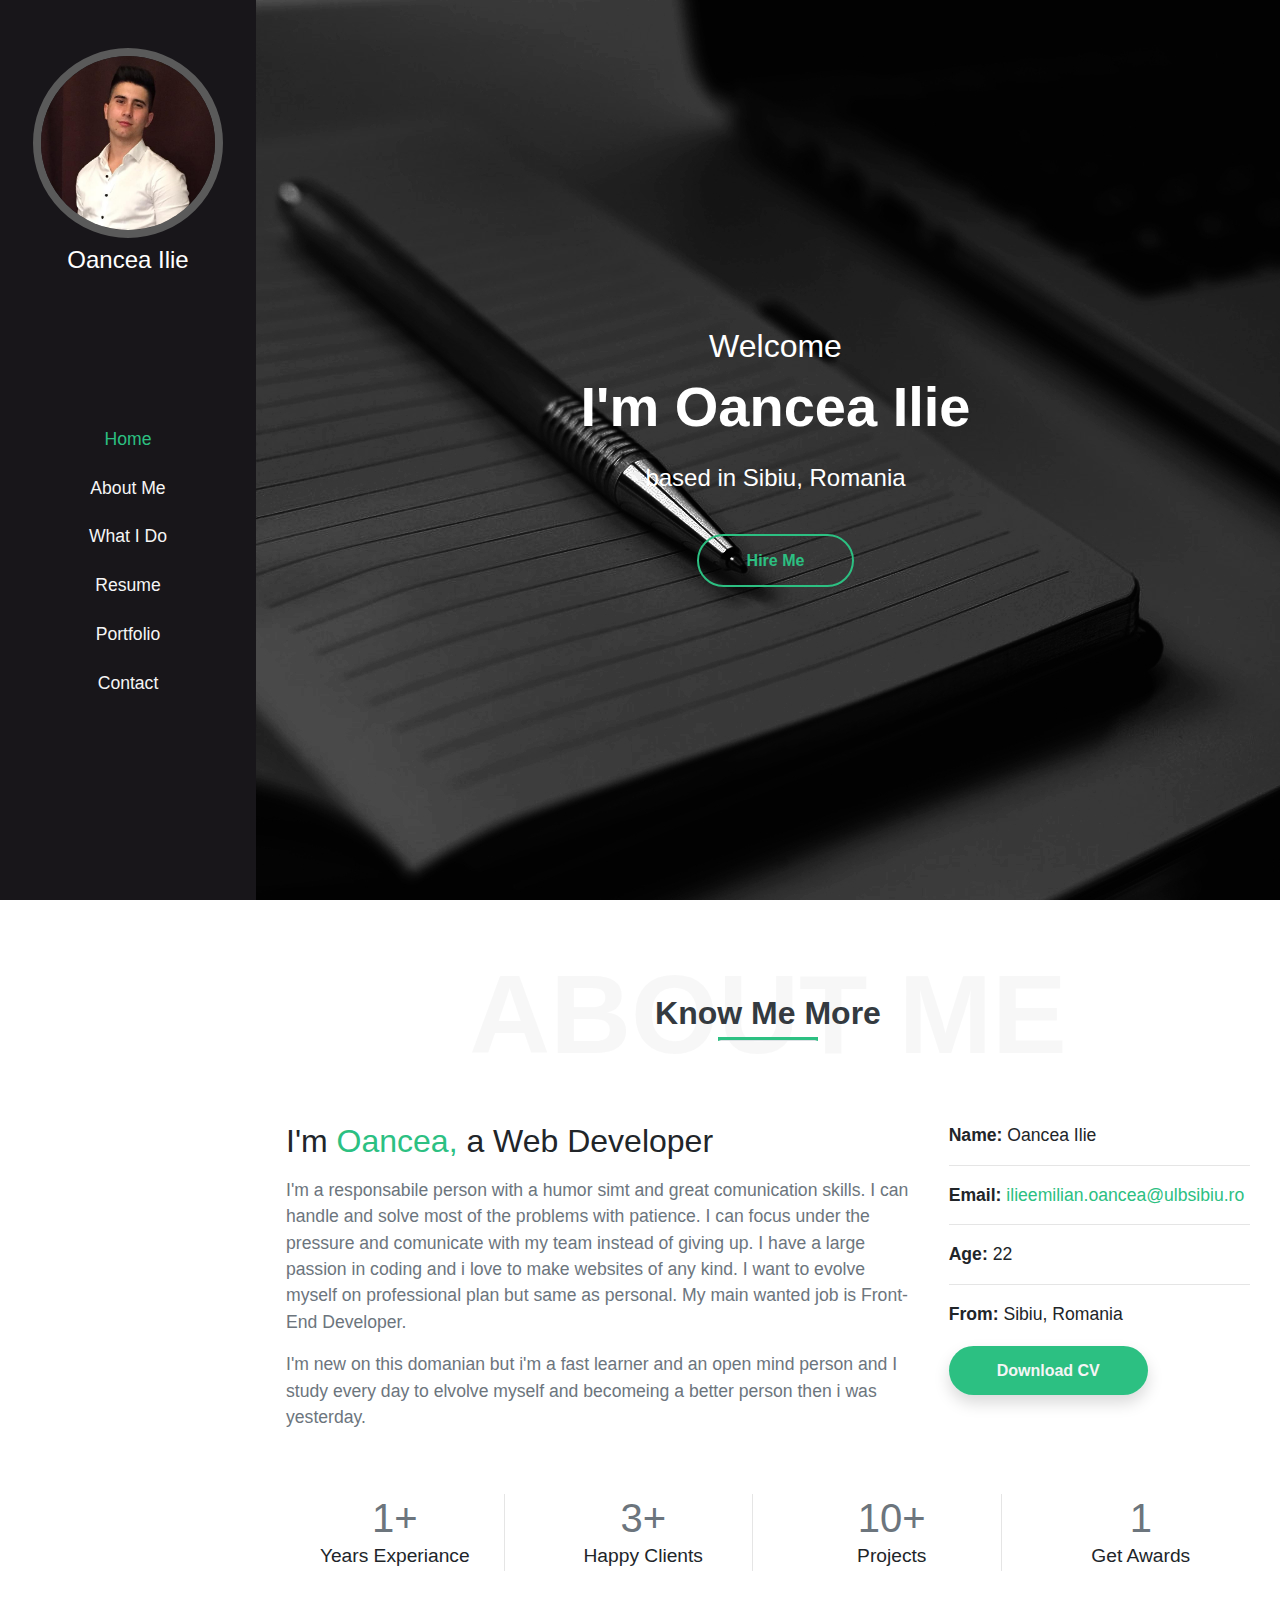
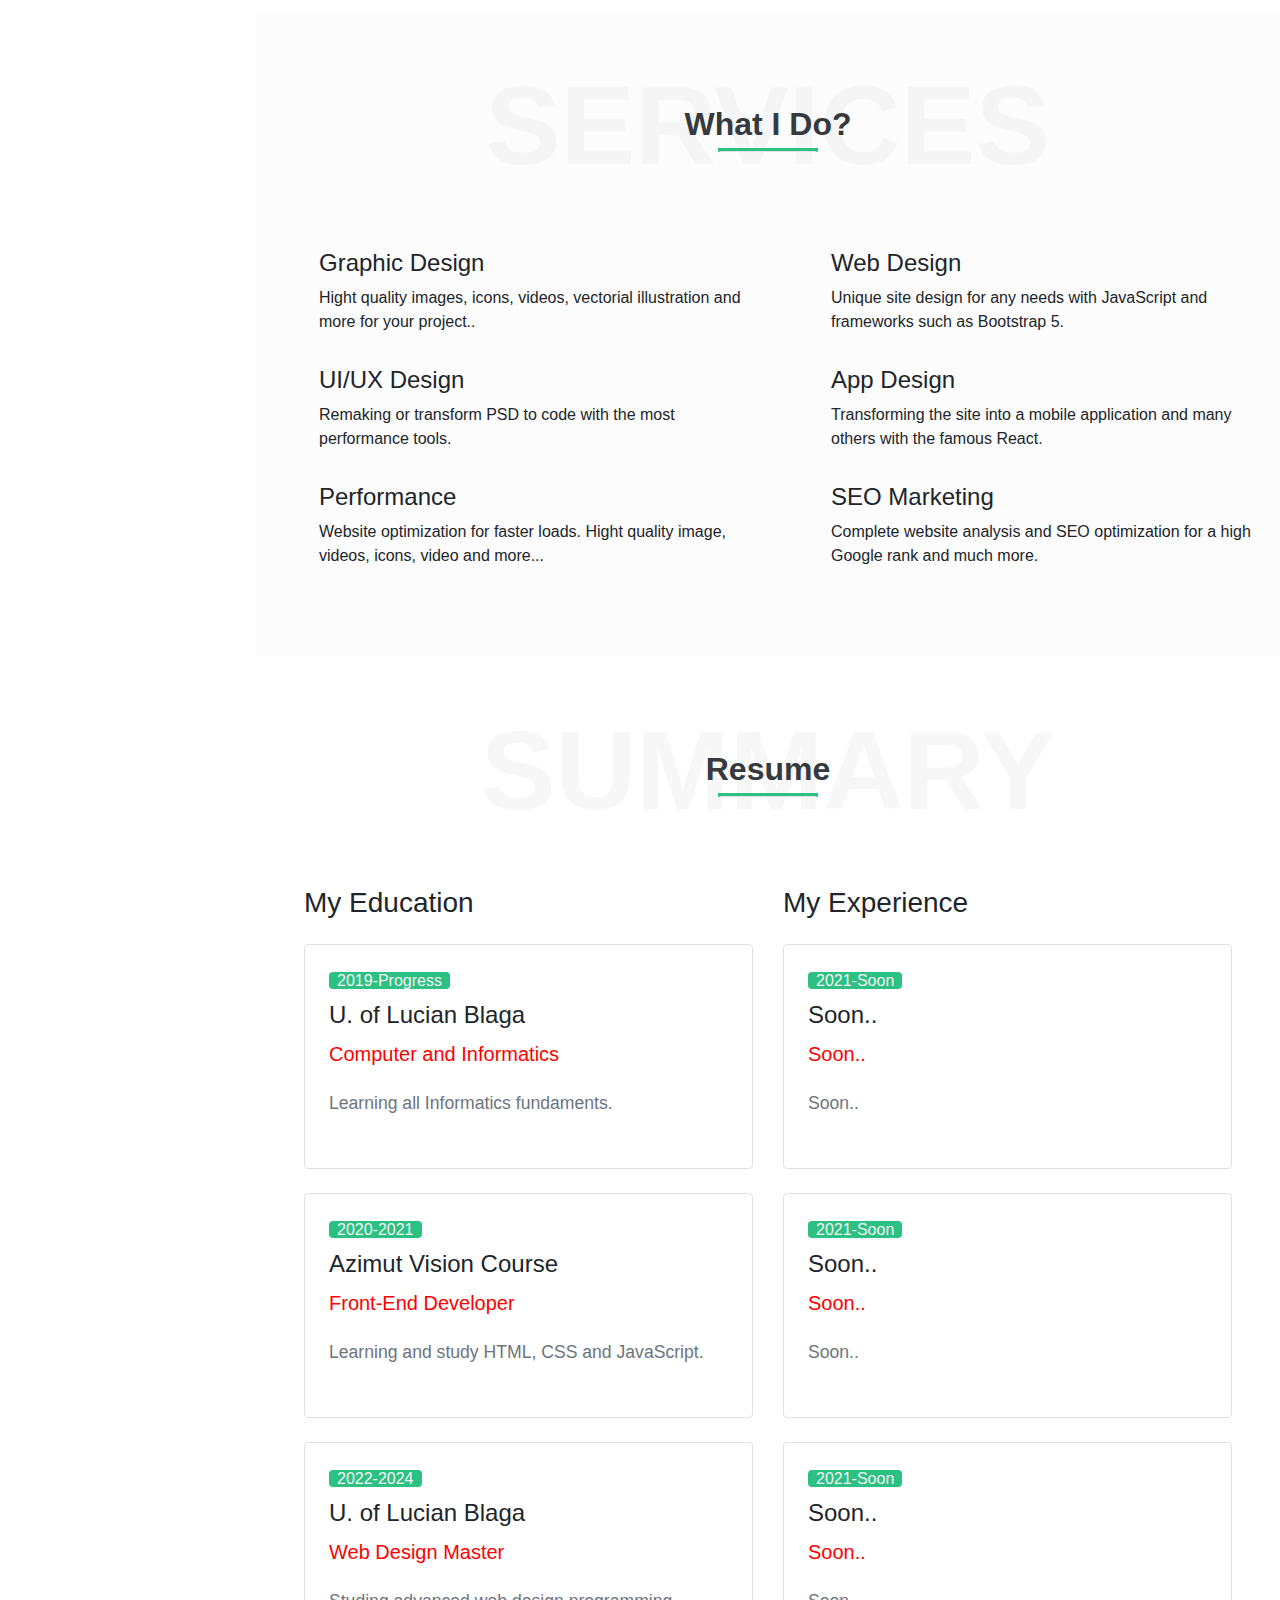
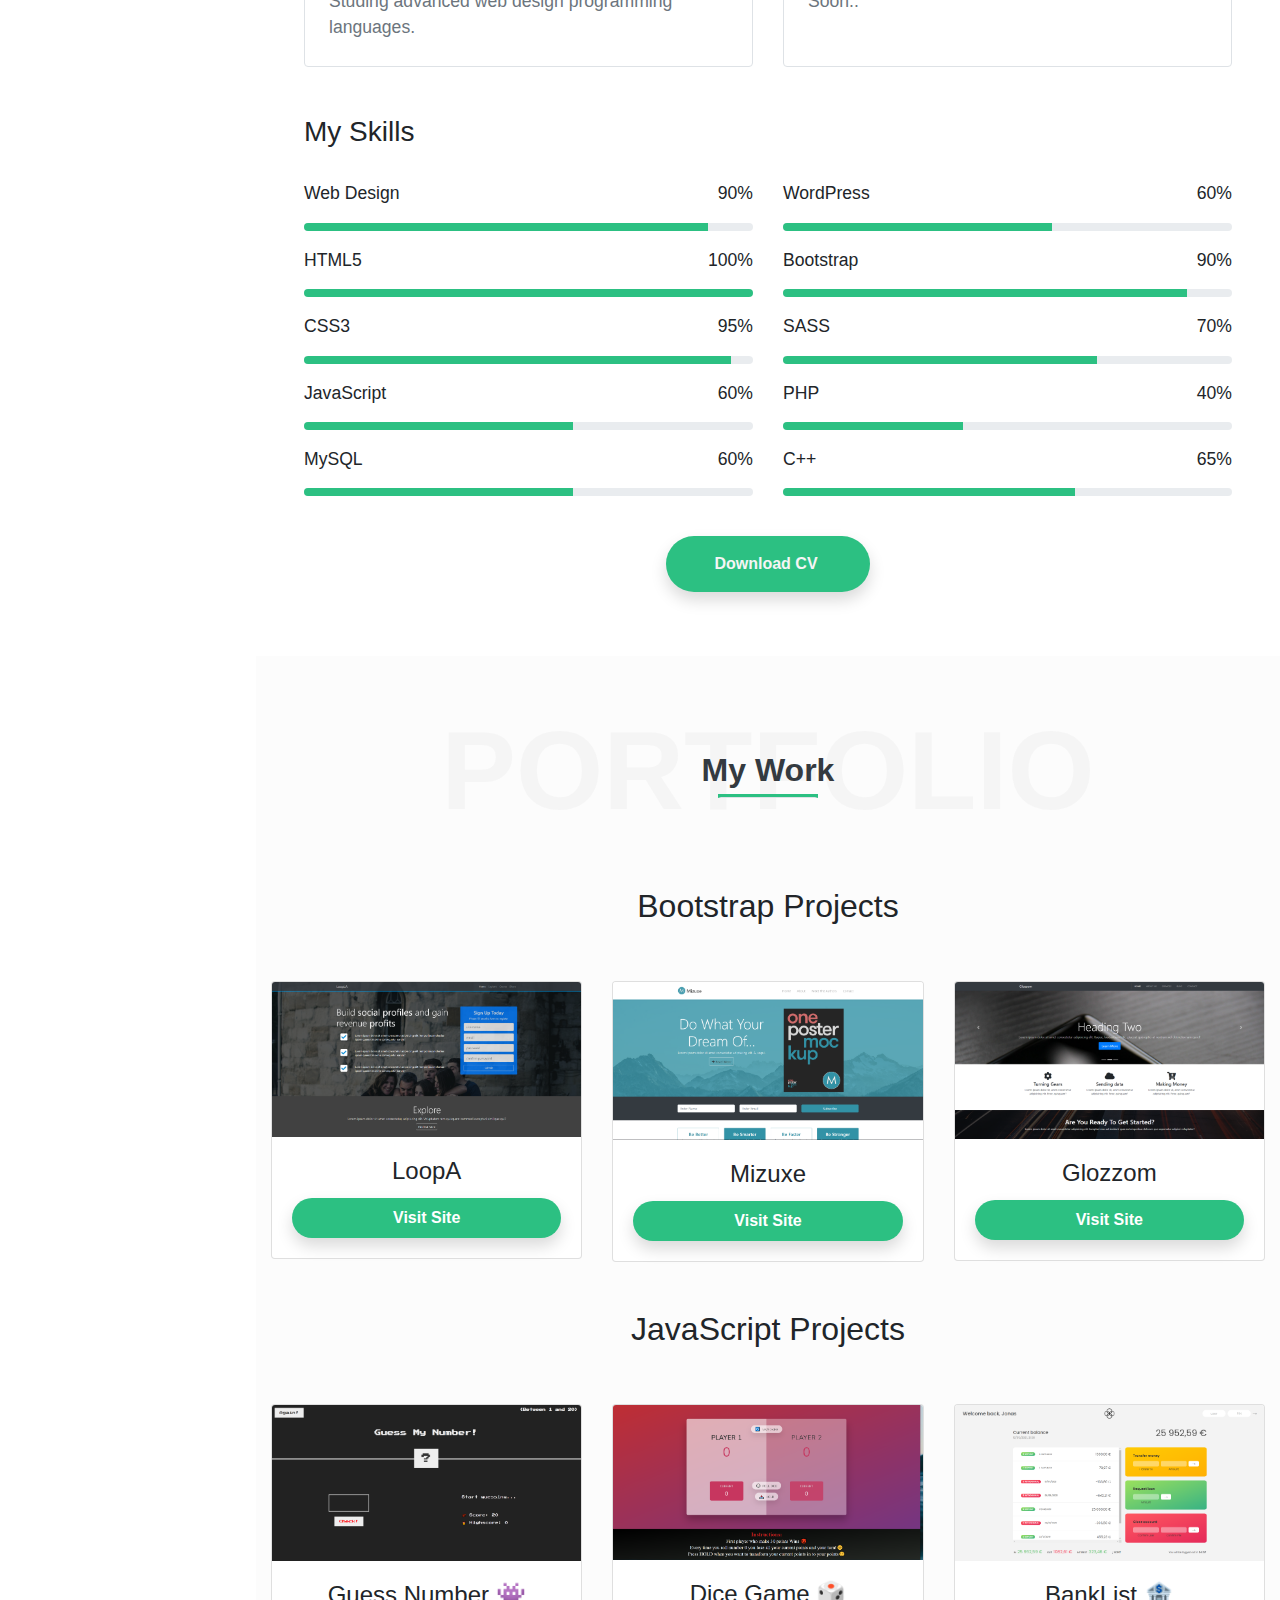
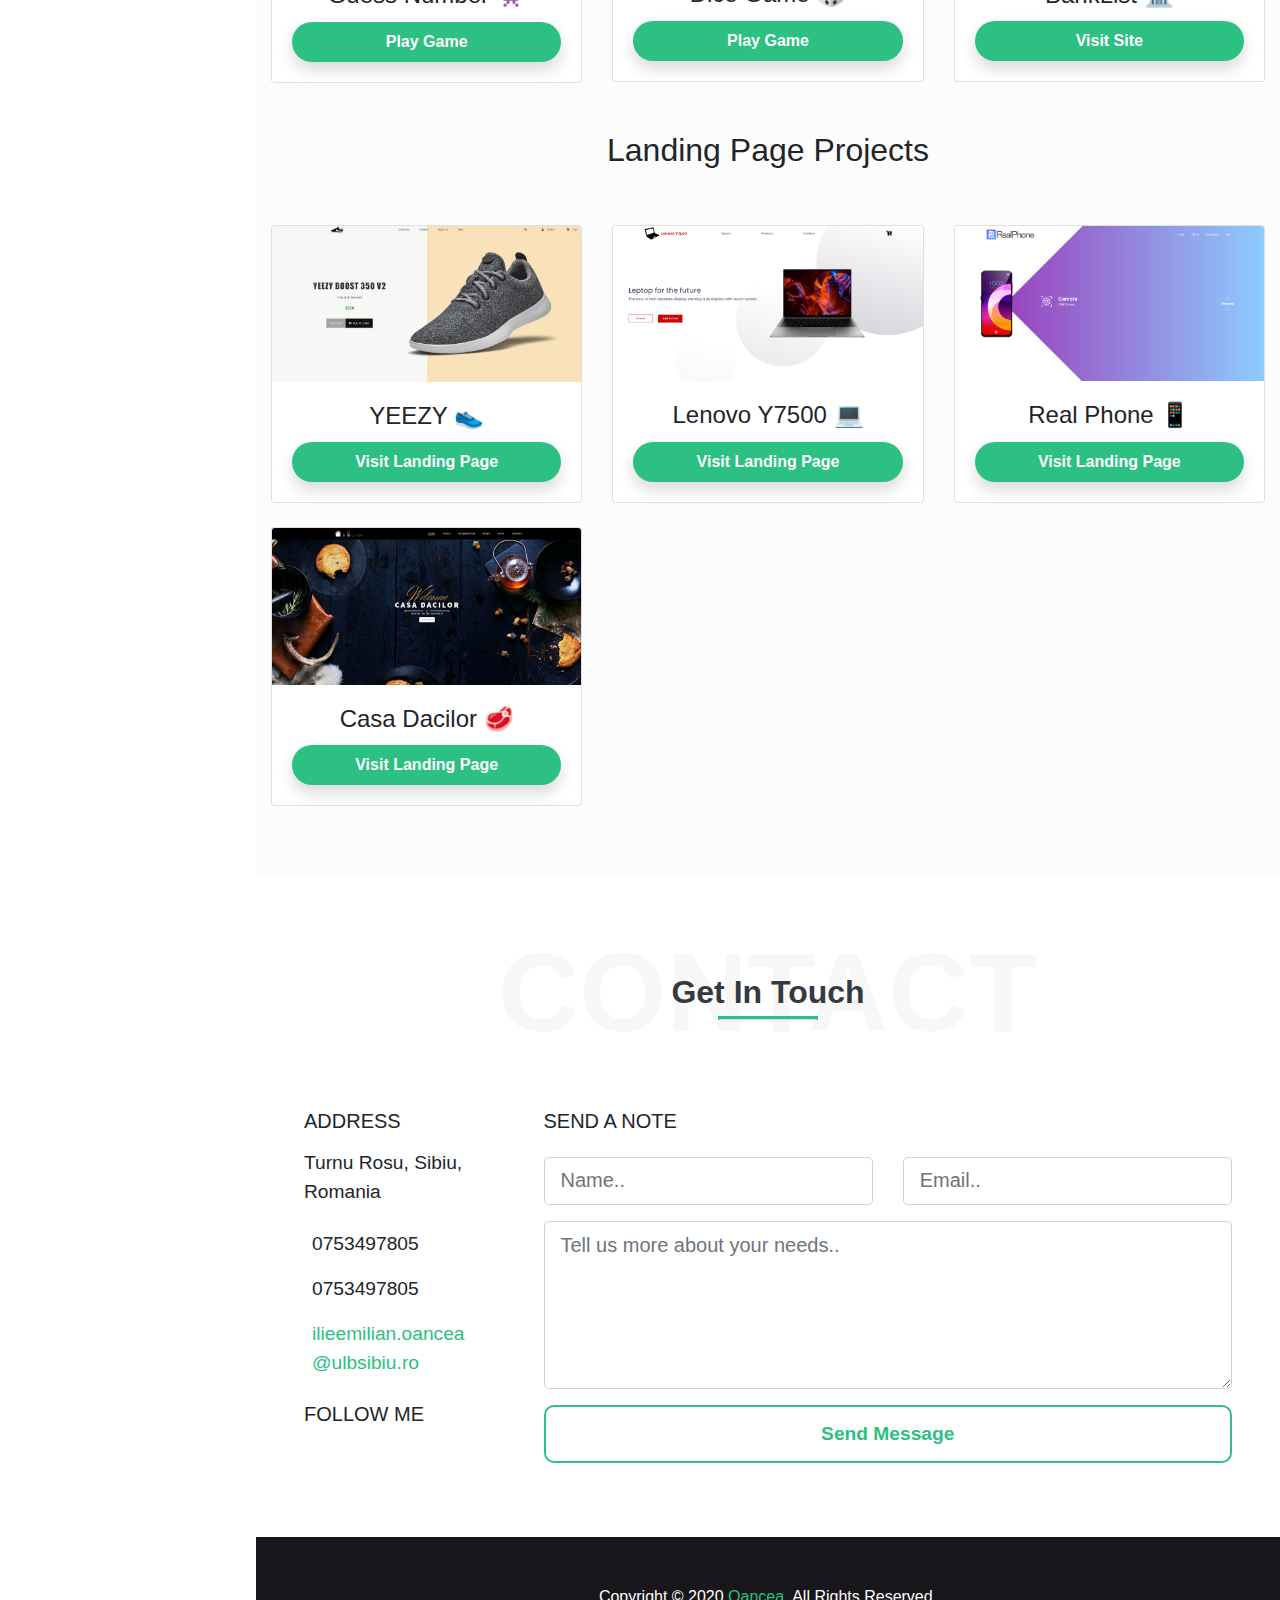
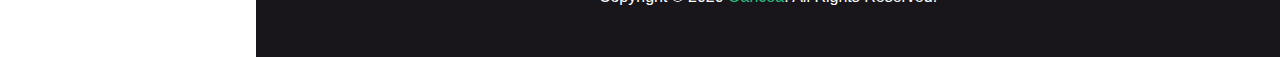
<file: index.html>
<!doctype html>
<html lang="en">

<head>
  <title>My Portfolio | Oancea Ilie</title>
  <!-- Required meta tags -->
  <meta charset="utf-8">
  <meta name="viewport" content="width=device-width, initial-scale=1, shrink-to-fit=no">
  <!-- font awsome -->
  <link rel="stylesheet" href="https://use.fontawesome.com/releases/v5.15.1/css/all.css"
    integrity="sha384-vp86vTRFVJgpjF9jiIGPEEqYqlDwgyBgEF109VFjmqGmIY/Y4HV4d3Gp2irVfcrp" crossorigin="anonymous">
  <!-- Bootstrap CSS -->
  <link rel="stylesheet" href="https://stackpath.bootstrapcdn.com/bootstrap/4.3.1/css/bootstrap.min.css"
    integrity="sha384-ggOyR0iXCbMQv3Xipma34MD+dH/1fQ784/j6cY/iJTQUOhcWr7x9JvoRxT2MZw1T" crossorigin="anonymous">
  <!-- css -->
  <link rel="stylesheet" href="main.css">
</head>

<body data-spy="scroll" data-target="#myScrollspy" data-offset="15">
  <!-- Nav sus -->
  <nav id="myScrollspy" class="navbar navbar-expand-lg navbar-dark sticky-top nav-sus">
    <a class="navbar-brand ml-1 oancea" href="#">Oancea</a>
    <div class="nav-icons">
      <a href="https://facebook.com" target="_blank"><i class="fab fa-facebook px-2"></i></a>
      <a href="https://instagram.com" target="_blank"><i class="fab fa-instagram px-2"></i></a>
      <a href="https://linkedin.com" target="_blank"><i class="fab fa-linkedin px-2"></i></a>
      <a href="https://twitter.com" target="_blank"><i class="fab fa-twitter px-2"></i></a>
    </div>
    <button class="navbar-toggler" type="button" data-toggle="collapse" data-target="#collapsibleNavId"
      aria-controls="collapsibleNavId" aria-expanded="false" aria-label="Toggle navigation">
      <span class="navbar-toggler-icon"></span>
    </button>
    <div class="navbar navigatie-sus collapse navbar-collapse" id="collapsibleNavId">
      <ul class="nav navbar-nav mr-auto mt-2">
        <li class="nav-item">
          <a class="nav-link" href="#home">Home</a>
        </li>
        <li class="nav-item">
          <a class="nav-link" href="#about">About Me</a>
        </li>
        <li class="nav-item">
          <a class="nav-link" href="#what">What I Do</a>
        </li>
        <li class="nav-item">
          <a class="nav-link" href="#resume">Resume</a>
        </li>
        <li class="nav-item">
          <a class="nav-link" href="#portfolio">Portfolio</a>
        </li>
        <li class="nav-item">
          <a class="nav-link" href="#contact">Contact</a>
        </li>
      </ul>
    </div>
  </nav>
  <!-- nav stanga -->
  <section id="navigatie" class="stanga d-flex flex-column justify-content-between">
    <div class="container text-center">
      <img class=" img img-fuild rounded-circle mt-5" src="img/profil.jpg" width="190" alt="">
      <h4 class="text-white mt-2">Oancea Ilie</h4>
    </div>
    <!-- Nav Jos -->
    <div class="container navigatie">
      <nav id="myScrollspy" class="navbar">
        <ul class="nav d-flex flex-column w-100 align-items-center ">
          <li>
            <a class="nav-link active" href="#home">Home</a>
          </li>
          <li>
            <a class="nav-link" href="#about">About Me</a>
          </li>
          <li>
            <a class="nav-link" href="#what">What I Do</a>
          </li>
          <li>
            <a class="nav-link" href="#resume">Resume</a>
          </li>
          <li>
            <a class="nav-link" href="#portfolio">Portfolio</a>
          </li>
          <li>
            <a class="nav-link" href="#contact">Contact</a>
          </li>
        </ul>
      </nav>
    </div>
    <div class="container iconite d-flex py-3 justify-content-center">
      <a href="https://facebook.com" target="_blank">
        <i class="fab fa-facebook px-2"></i>
      </a>
      <a href="https://instagram.com" target="_blank">
        <i class="fab fa-instagram px-2"></i>
      </a>
      <a href="https://linkedin.com" target="_blank">
        <i class="fab fa-linkedin px-2"></i>
      </a>
      <a href="https://twitter.com" target="_blank">
        <i class="fab fa-twitter px-2"></i>
      </a>
    </div>
  </section>


  <!-- ----------------------------------------------------------------------- -->
  <!--                              home section                               -->
  <!-- ----------------------------------------------------------------------- -->

  <section id="home">
    <div class="container">
      <div class="row d-flex align-items-center home">
        <div class="col text-center text-white main-titlu">
          <h2>Welcome</h2>
          <h1 class="pb-3">I'm Oancea Ilie</h1>
          <h4 class="pb-5">based in Sibiu, Romania</h4>
          <a href="#contact">Hire
            Me</a>
        </div>
      </div>
    </div>
  </section>

  <!-- ----------------------------------------------------------------------- -->
  <!--                              about section                              -->
  <!-- ----------------------------------------------------------------------- -->

  <section id="about">
    <div class="container pt-5 pb-4">
      <!-- titlu -->
      <div class="position-relative d-flex text-center pb-4 titlu">
        <h2 class="w-100 mb-0">ABOUT ME</h2>
        <p class="text-dark  position-absolute w-100 align-self-center line-height-4 mb-0">
          Know Me More
          <span class="linie-separator border-bottom  position-abolute d-block mx-auto"></span>
        </p>
      </div>
      <div class="container py-3">
        <div class="row">
          <div class="col-lg-8 text-center text-lg-left about-text">
            <h2> I'm <span>Oancea,</span> a Web Developer</h2>
            <p class="text-muted pt-2 paragraf">
              I'm a responsabile person with a humor simt and great comunication skills. I can handle and solve
              most of the problems with patience. I can focus under the pressure and comunicate with my team instead of
              giving up. I have a large passion in coding and i love to make websites of any kind. I want to
              evolve myself on professional plan but same as personal. My main wanted job is Front-End Developer.
            </p>
            <p class="text-muted paragraf">I'm new on this domanian but i'm a fast learner and an open mind person and I
              study every day to elvolve myself and becomeing a better person then i was yesterday.</p>
          </div>
          <div class="col-lg-4 mt-5 mt-lg-0 contact">
            <p> <b>Name: </b>Oancea Ilie</p>
            <hr>
            <p><b>Email: </b><span>ilieemilian.oancea@ulbsibiu.ro</span></p>
            <hr>
            <p><b>Age: </b>22</p>
            <hr>
            <p class="mb-4"><b>From: </b>Sibiu, Romania</p>
            <div class="cv pt-2">
              <a href="CV.pdf" target="_blank" class="shadow d-cv ">Download CV</a>
            </div>
          </div>
        </div>
        <div class="bara-dreapta mt-5">
          <div class="row">
            <div class="col-6 col-md-3">
              <div class="box text-center">
                <h1 class="text-muted mb-0">1+</h1>
                <p class="mb-0">Years Experiance</p>
              </div>
            </div>
            <div class="col-6 col-md-3">
              <div class="box text-center">
                <h1 class="text-muted mb-0">3+</h1>
                <p class="mb-0">Happy Clients</p>
              </div>
            </div>
            <div class="col-6 col-md-3">
              <div class="box text-center">
                <h1 class="text-muted mb-0">10+</h1>
                <p class="mb-0">Projects</p>
              </div>
            </div>
            <div class="col-6 col-md-3">
              <div class="box last text-center">
                <h1 class="text-muted mb-0">1</h1>
                <p class="mb-0">Get Awards</p>
              </div>
            </div>
          </div>
        </div>
      </div>
    </div>
  </section>


  <!-- ----------------------------------------------------------------------- -->
  <!--                                WHAT I DO                                -->
  <!-- ----------------------------------------------------------------------- -->

  <section id="what">
    <div class="container pt-5 pb-3 what-i-do">
      <!-- titlu -->
      <div class="position-relative d-flex text-center mb-5 titlu">
        <h2 class="w-100 mb-0">SERVICES</h2>
        <p class="text-dark  position-absolute w-100 align-self-center line-height-4 mb-0">
          What I Do?<span class="linie-separator border-bottom  position-abolute d-block mx-auto"></span>
        </p>
      </div>
      <div class="row pb-5">
        <div class="col-md-6">
          <div class="d-flex align-items-center py-2">
            <i class="fab fa-accusoft fa-3x px-4"></i>
            <div class="text">
              <h4>Graphic Design</h4>
              <p>Hight quality images, icons, videos, vectorial illustration and more for your project..</p>
            </div>
          </div>
          <div class="d-flex align-items-center py-2">
            <i class="fas fa-balance-scale-left fa-3x px-4"></i>
            <div class="text">
              <h4>UI/UX Design</h4>
              <p>Remaking or transform PSD to code with the most performance tools.</p>
            </div>
          </div>
          <div class=" d-flex align-items-center py-2">
            <i class="fas fa-american-sign-language-interpreting fa-3x px-4"></i>
            <div class="text">
              <h4>Performance</h4>
              <p>Website optimization for faster loads. Hight quality image, videos, icons, video
                and more...</p>
            </div>
          </div>
        </div>

        <div class="col-md-6">
          <div class="d-flex align-items-center py-2">
            <i class="fas fa-chart-area fa-3x px-4"></i>
            <div class="text">
              <h4>Web Design</h4>
              <p>Unique site design for any needs with JavaScript and frameworks such as Bootstrap 5.</p>
            </div>
          </div>
          <div class=" d-flex align-items-center py-2">
            <i class="fas fa-check fa-3x px-4"></i>
            <div class="text">
              <h4>App Design</h4>
              <p>Transforming the site into a mobile application and many others with the famous React.</p>
            </div>
          </div>
          <div class="d-flex align-items-center py-2">
            <i class="fas fa-bullhorn fa-3x px-4"></i>
            <div class="text">
              <h4>SEO Marketing</h4>
              <p>Complete website analysis and SEO optimization for a high Google rank and much more.</p>
            </div>
          </div>
        </div>
      </div>
    </div>
  </section>

  <!-- ----------------------------------------------------------------------- -->
  <!--                                 RESUME                                  -->
  <!-- ----------------------------------------------------------------------- -->

  <section id="resume">
    <div class="container pt-5 px-lg-5 pb-3">
      <!-- titlu -->
      <div class="position-relative d-flex text-center mb-5 titlu">
        <h2 class=" w-100 mb-0">SUMMARY</h2>
        <p class="text-dark  position-absolute w-100 align-self-center line-height-4 mb-0">
          Resume<span class="linie-separator border-bottom  position-abolute d-block mx-auto"></span>
        </p>
      </div>
      <div class="row">
        <div class="col-md-6">
          <h3 class="pb-3 h2-skill">My Education</h3>
          <div class="educatie border p-4 rounded">
            <p class="green px-2 rounded">2019-Progress</p>
            <h4 class="pt-2">U. of Lucian Blaga</h4>
            <h5 class="pt-1">Computer and Informatics</h5>
            <p class="text-muted pt-3">Learning all Informatics fundaments.</p>
          </div>
          <div class="educatie border p-4 mt-4 rounded">
            <p class="green px-2 rounded">2020-2021</p>
            <h4 class="pt-2">Azimut Vision Course</h4>
            <h5 class="pt-1">Front-End Developer</h5>
            <p class="text-muted pt-3">Learning and study HTML, CSS and JavaScript.</p>
          </div>
          <div class="educatie border p-4 mt-4 rounded">
            <p class="green px-2 rounded">2022-2024</p>
            <h4 class="pt-2">U. of Lucian Blaga</h4>
            <h5 class="pt-1">Web Design Master</h5>
            <p class="text-muted pt-3">Studing advanced web design programming languages.</p>
          </div>
        </div>
        <!-- My Experience -->
        <div class="col-md-6">
          <h3 class="my-3 my-md-0 h2-skill">My Experience</h3>
          <div class="educatie border p-4 mt-4 rounded">
            <p class="green px-2 rounded">2021-Soon</p>
            <h4 class="pt-2">Soon..</h4>
            <h5 class="pt-1">Soon..</h5>
            <p class="text-muted pt-3">Soon..</p>
          </div>
          <div class="educatie border p-4 mt-4 rounded">
            <p class="green px-2 rounded">2021-Soon</p>
            <h4 class="pt-2">Soon..</h4>
            <h5 class="pt-1">Soon..</h5>
            <p class="text-muted pt-3">Soon..</p>
          </div>
          <div class="educatie border p-4 mt-4 rounded">
            <p class="green px-2 rounded">2021-Soon</p>
            <h4 class="pt-2">Soon..</h4>
            <h5 class="pt-1">Soon..</h5>
            <p class="text-muted pt-3">Soon..</p>
          </div>
        </div>
      </div>
      <!-- My Skills -->
      <h3 class="mt-5 mb-0 h2-skill">My Skills</h3>
      <div class="row pb-4 pt-3 skills">
        <div class="col-md-6">
          <p class="float-right">90%</p>
          <p>Web Design</p>
          <div class="progress" style="height: 8px;">
            <div class="progress-bar bara" role="progressbar" style="width: 90%;" aria-valuenow="25" aria-valuemin="0"
              aria-valuemax="100"></div>
          </div>

          <p class="float-right">100%</p>
          <p>HTML5</p>
          <div class="progress" style="height: 8px;">
            <div class="progress-bar bara" role="progressbar" style="width: 100%;" aria-valuenow="25" aria-valuemin="0"
              aria-valuemax="100"></div>
          </div>
          <p class="float-right">95%</p>
          <p>CSS3</p>
          <div class="progress" style="height: 8px;">
            <div class="progress-bar bara" role="progressbar" style="width: 95%;" aria-valuenow="25" aria-valuemin="0"
              aria-valuemax="100"></div>
          </div>
          
          <p class="float-right">60%</p>
          <p>JavaScript</p>
          <div class="progress" style="height: 8px;">
            <div class="progress-bar bara" role="progressbar" style="width: 60%;" aria-valuenow="25" aria-valuemin="0"
              aria-valuemax="100"></div>
          </div>
          <p class="float-right">60%</p>
          <p>MySQL</p>
          <div class="progress" style="height: 8px;">
            <div class="progress-bar bara" role="progressbar" style="width: 60%;" aria-valuenow="25" aria-valuemin="0"
              aria-valuemax="100"></div>
          </div>
        </div>
        <div class="col-md-6">
          <p class="float-right">60%</p>
          <p>WordPress</p>
          <div class="progress" style="height: 8px;">
            <div class="progress-bar bara" role="progressbar" style="width: 60%;" aria-valuenow="25" aria-valuemin="0"
              aria-valuemax="100"></div>
          </div>
          <p class="float-right">90%</p>
          <p>Bootstrap</p>
          <div class="progress" style="height: 8px;">
            <div class="progress-bar bara" role="progressbar" style="width: 90%;" aria-valuenow="25" aria-valuemin="0"
              aria-valuemax="100"></div>
          </div>
          <p class="float-right">70%</p>
          <p>SASS</p>
          <div class="progress" style="height: 8px;">
            <div class="progress-bar bara" role="progressbar" style="width: 70%;" aria-valuenow="25" aria-valuemin="0"
              aria-valuemax="100"></div>
          </div>
          <p class="float-right">40%</p>
          <p>PHP</p>
          <div class="progress" style="height: 8px;">
            <div class="progress-bar bara" role="progressbar" style="width: 40%;" aria-valuenow="25" aria-valuemin="0"
              aria-valuemax="100"></div>
          </div>
          <p class="float-right">65%</p>
          <p>C++</p>
          <div class="progress" style="height: 8px;">
            <div class="progress-bar bara" role="progressbar" style="width: 65%;" aria-valuenow="25" aria-valuemin="0"
              aria-valuemax="100"></div>
          </div>
        </div>
      </div>
      <div class="b-2-container mt-3">
        <a href="CV.pdf" target="_newblank" class="b-2 shadow">
          Download
          CV <span class="ml-1"><i class="fas fa-download"></i></span>
        </a>
      </div>
    </div>
  </section>

  <!-- ----------------------------------------------------------------------- -->
  <!--                                portfolio                                -->
  <!-- ----------------------------------------------------------------------- -->

  <section id="portfolio" class="section section-p py-5">
    <!-- titlu -->
    <div class="position-relative d-flex text-center mb-5 titlu">
      <h2 class=" w-100 mb-0">PORTFOLIO</h2>
      <p class="text-dark  position-absolute w-100 align-self-center line-height-4 mb-0">
        My Work<span class="linie-separator border-bottom  position-abolute d-block mx-auto"></span>
      </p>
    </div>

    <!-- image galery with links -->
    <div class="container galerie">
      <h2 class="text-center pb-5 photo-title">Bootstrap Projects</h2>
      <div class="row">
        <div class="col-md-6 col-lg-4 mb-md-4 mb-sm-3 carduri ">
          <div class="card">
            <img class="card-img-top" src="img/LoopA.PNG" alt="">
            <div class="card-body">
              <h4 class="card-title text-center">LoopA</h4>
              <a href="BOOTSTRAP SITES/1.Loop Lab site/index.html" target="_newblank"
                class="buton-portofoliu shadow">Visit
                Site</a>
            </div>
          </div>
        </div>
        <div class="col-md-6 col-lg-4 mb-md-4 mb-sm-3 carduri">
          <div class="card">
            <img class="card-img-top" src="img/mizuxe.PNG" alt="">
            <div class="card-body">
              <h4 class="card-title text-center">Mizuxe</h4>
              <a href="BOOTSTRAP SITES/2.Mizuxe site/index.html" class="buton-portofoliu shadow"
                target="_newblank">Visit
                Site</a>
            </div>
          </div>
        </div>
        <div class="col-md-6 col-lg-4 mb-md-4 mb-sm-3 carduri">
          <div class="card">
            <img class="card-img-top" src="img/glozzom.PNG" alt="">
            <div class="card-body">
              <h4 class="card-title text-center">Glozzom </h4>
              <a href="BOOTSTRAP SITES/3.Glozzom site/index.html" class="buton-portofoliu shadow"
                target="_newblank">Visit
                Site</a>
            </div>
          </div>
        </div>
      </div>

      <h2 class="text-center pt-4 pb-5 photo-title">JavaScript Projects</h2>
      <div class="row">
        <div class="col-md-6 col-lg-4 mb-md-4 mb-sm-3 carduri ">
          <div class="card">
            <img class="card-img-top" src="JavaScript Sites/1.Guess Number Game/guess Number.PNG" alt="">
            <div class="card-body">
              <h4 class="card-title text-center">Guess Number 👾</h4>
              <a href="JavaScript Sites/1.Guess Number Game/index.html" target="_newblank"
                class="buton-portofoliu shadow">Play Game</a>
            </div>
          </div>
        </div>
        <div class="col-md-6 col-lg-4 mb-md-4 mb-sm-3 carduri">
          <div class="card">
            <img class="card-img-top" src="JavaScript Sites/2.Dice Game/Dice game.PNG" alt="">
            <div class="card-body">
              <h4 class="card-title text-center">Dice Game 🎲</h4>
              <a href="JavaScript Sites/2.Dice Game/index.html" class="buton-portofoliu shadow"
                target="_newblank">Play Game</a>
            </div>
          </div>
        </div>
        <div class="col-md-6 col-lg-4 mb-md-4 mb-sm-3 carduri">
          <div class="card">
            <img class="card-img-top" src="JavaScript Sites/3.BankList/banklist.PNG" alt="">
            <div class="card-body">
              <h4 class="card-title text-center">BankList 🏦</h4>
              <a href="JavaScript Sites/3.BankList/index.html" class="buton-portofoliu shadow"
                target="_newblank">Visit
                Site</a>
            </div>
          </div>
        </div>
      </div>

      <h2 class="text-center pt-4 pb-5 photo-title">Landing Page Projects</h2>
      <div class="row">
        <div class="col-md-6 col-lg-4 mb-md-4 mb-sm-3 carduri ">
          <div class="card">
            <img class="card-img-top" src="Landing Pages/addidas/yeezy.PNG" alt="">
            <div class="card-body">
              <h4 class="card-title text-center">YEEZY 👟</h4>
              <a href="Landing Pages/addidas/index.html" target="_newblank"
                class="buton-portofoliu shadow">Visit Landing Page</a>
            </div>
          </div>
        </div>
        <div class="col-md-6 col-lg-4 mb-md-4 mb-sm-3 carduri">
          <div class="card">
            <img class="card-img-top" src="Landing Pages/LEPTOP PRODUS/Lenovo.PNG" alt="">
            <div class="card-body">
              <h4 class="card-title text-center">Lenovo Y7500 💻</h4>
              <a href="Landing Pages/LEPTOP PRODUS/index.html" class="buton-portofoliu shadow"
                target="_newblank">Visit Landing Page</a>
            </div>
          </div>
        </div>
        <div class="col-md-6 col-lg-4 mb-md-4 mb-sm-3 carduri">
          <div class="card">
            <img class="card-img-top" src="Landing Pages/Phone/images/real phone.PNG" alt="">
            <div class="card-body">
              <h4 class="card-title text-center">Real Phone 📱</h4>
              <a href="Landing Pages/Phone/index.html" class="buton-portofoliu shadow"
                target="_newblank">Visit Landing Page</a>
            </div>
          </div>
        </div>
        <div class="col-md-6 col-lg-4 mb-md-4 mb-sm-3 carduri ">
          <div class="card">
            <img class="card-img-top" src="Landing Pages/Casa dacilor/images/CasaDacilor.PNG" alt="">
            <div class="card-body">
              <h4 class="card-title text-center">Casa Dacilor 🥩 </h4>
              <a href="Landing Pages/Casa dacilor/index.html" target="_newblank"
                class="buton-portofoliu shadow">Visit Landing Page</a>
            </div>
          </div>
        </div>
      </div>
    </div>

  </section>

  <!-- ----------------------------------------------------------------------- -->
  <!--                                 CONTACT                                 -->
  <!-- ----------------------------------------------------------------------- -->

  <section id="contact">
    <div class="container py-5 mb-3 px-lg-5">
      <!-- titlu -->
      <div class="position-relative d-flex text-center mb-5 titlu">
        <h2 class=" w-100 mb-0">CONTACT</h2>
        <p class="text-dark  position-absolute w-100 align-self-center line-height-4 mb-0">
          Get In Touch<span class="linie-separator border-bottom  position-abolute d-block mx-auto"></span>
        </p>
      </div>
      <!-- contact -->
      <div class="row contact-jos">
        <div class="col-md-4 col-xl-3 order-1 order-md-0 text-center text-md-left ">
          <h5 class="mb-3 text-uppercase adress">Address</h5>
          <p class="nr p-0 m-0">
            Turnu Rosu, Sibiu,</p>
          <p class="nr">Romania</p>

          <div class="contanct-continut pt-2">
            <div class="contact-box d-flex ">
              <span class=" mt-1 mr-2"><i class="fas fa-phone"></i></span>
              <p class="nr">0753497805</p>
            </div>
            <div class="contact-box d-flex">
              <span class="mt-1 mr-2"><i class="fas fa-fax"></i></span>
              <p class=" nr">0753497805</p>
            </div>
            <div class="contact-box d-flex">
              <span class="mt-1 mr-2"><i class="fas fa-envelope"></i></span>
              <p class="mb-4 nr"><span class="">ilieemilian.oancea</span> <br> <span class="">@ulbsibiu.ro</span>
              </p>
            </div>
          </div>

          <h5 class="mb-3 text-uppercase">Follow Me</h5>
          <div class="icons">
            <a href="https://instagram.com" target="_blank"><i class="fab fa-instagram px-2"></i></a>
            <a href="https://linkedin.com" target="_blank"><i class="fab fa-linkedin px-2"></i></a>
            <a href="https://twitter.com" target="_blank"><i class="fab fa-twitter px-2"></i></a>
          </div>
        </div>
        <div class="col-md-8 col-xl-9">
          <h5 class="pb-3  text-center text-md-left">SEND A NOTE</h5>
          <form id="contact-form" action="https://formsubmit.co/49af675f8a6b09c06221a3cb61e3f113" method="POST">
            <div class="row">
              <div class="col-xl-6">
                <div class="form-group ">
                  <input type="hidden" name="_captcha" value="false">
                  <input name="name" type="text" class="form-control form-control-lg" required placeholder="Name..">
                </div>
              </div>
              <div class="col-xl-6">
                <div class="form-group">
                  <input name="email" type="email" class="form-control form-control-lg" required placeholder="Email..">
                </div>
              </div>
            </div>
            <div class="form-group">
              <textarea name="form-message" class="form-control form-control-lg" rows="5" required
                placeholder="Tell us more about your needs.."></textarea>
            </div>
            <div class="submit-buton">
              <button id="submit-btn-jos" class="submit" type="submit">Send
                Message</button>
            </div>
          </form>
        </div>
      </div>
    </div>
  </section>

  <!-- ----------------------------------------------------------------------- -->
  <!--                                 FOOTER                                  -->
  <!-- ----------------------------------------------------------------------- -->

  <footer id="footer">
    <div class="container py-5">
      <div class="row d-flex align-items-center">
        <div class="col-12 text-center">
          <p class=" mb-0 text-white">Copyright © 2020 <a href="#">Oancea</a>. All Rights Reserved.</p>
        </div>
      </div>
    </div>
  </footer>


  <!-- ----------------------------------------------------------------------- -->
  <!--                               JAVASCRIPT                                -->
  <!-- ----------------------------------------------------------------------- -->

  <script src="https://code.jquery.com/jquery-3.3.1.slim.min.js"
    integrity="sha384-q8i/X+965DzO0rT7abK41JStQIAqVgRVzpbzo5smXKp4YfRvH+8abtTE1Pi6jizo"
    crossorigin="anonymous"></script>
  <script src="https://cdnjs.cloudflare.com/ajax/libs/popper.js/1.14.7/umd/popper.min.js"
    integrity="sha384-UO2eT0CpHqdSJQ6hJty5KVphtPhzWj9WO1clHTMGa3JDZwrnQq4sF86dIHNDz0W1"
    crossorigin="anonymous"></script>
  <script src="https://stackpath.bootstrapcdn.com/bootstrap/4.3.1/js/bootstrap.min.js"
    integrity="sha384-JjSmVgyd0p3pXB1rRibZUAYoIIy6OrQ6VrjIEaFf/nJGzIxFDsf4x0xIM+B07jRM"
    crossorigin="anonymous"></script>

</body>

</html>
</file>
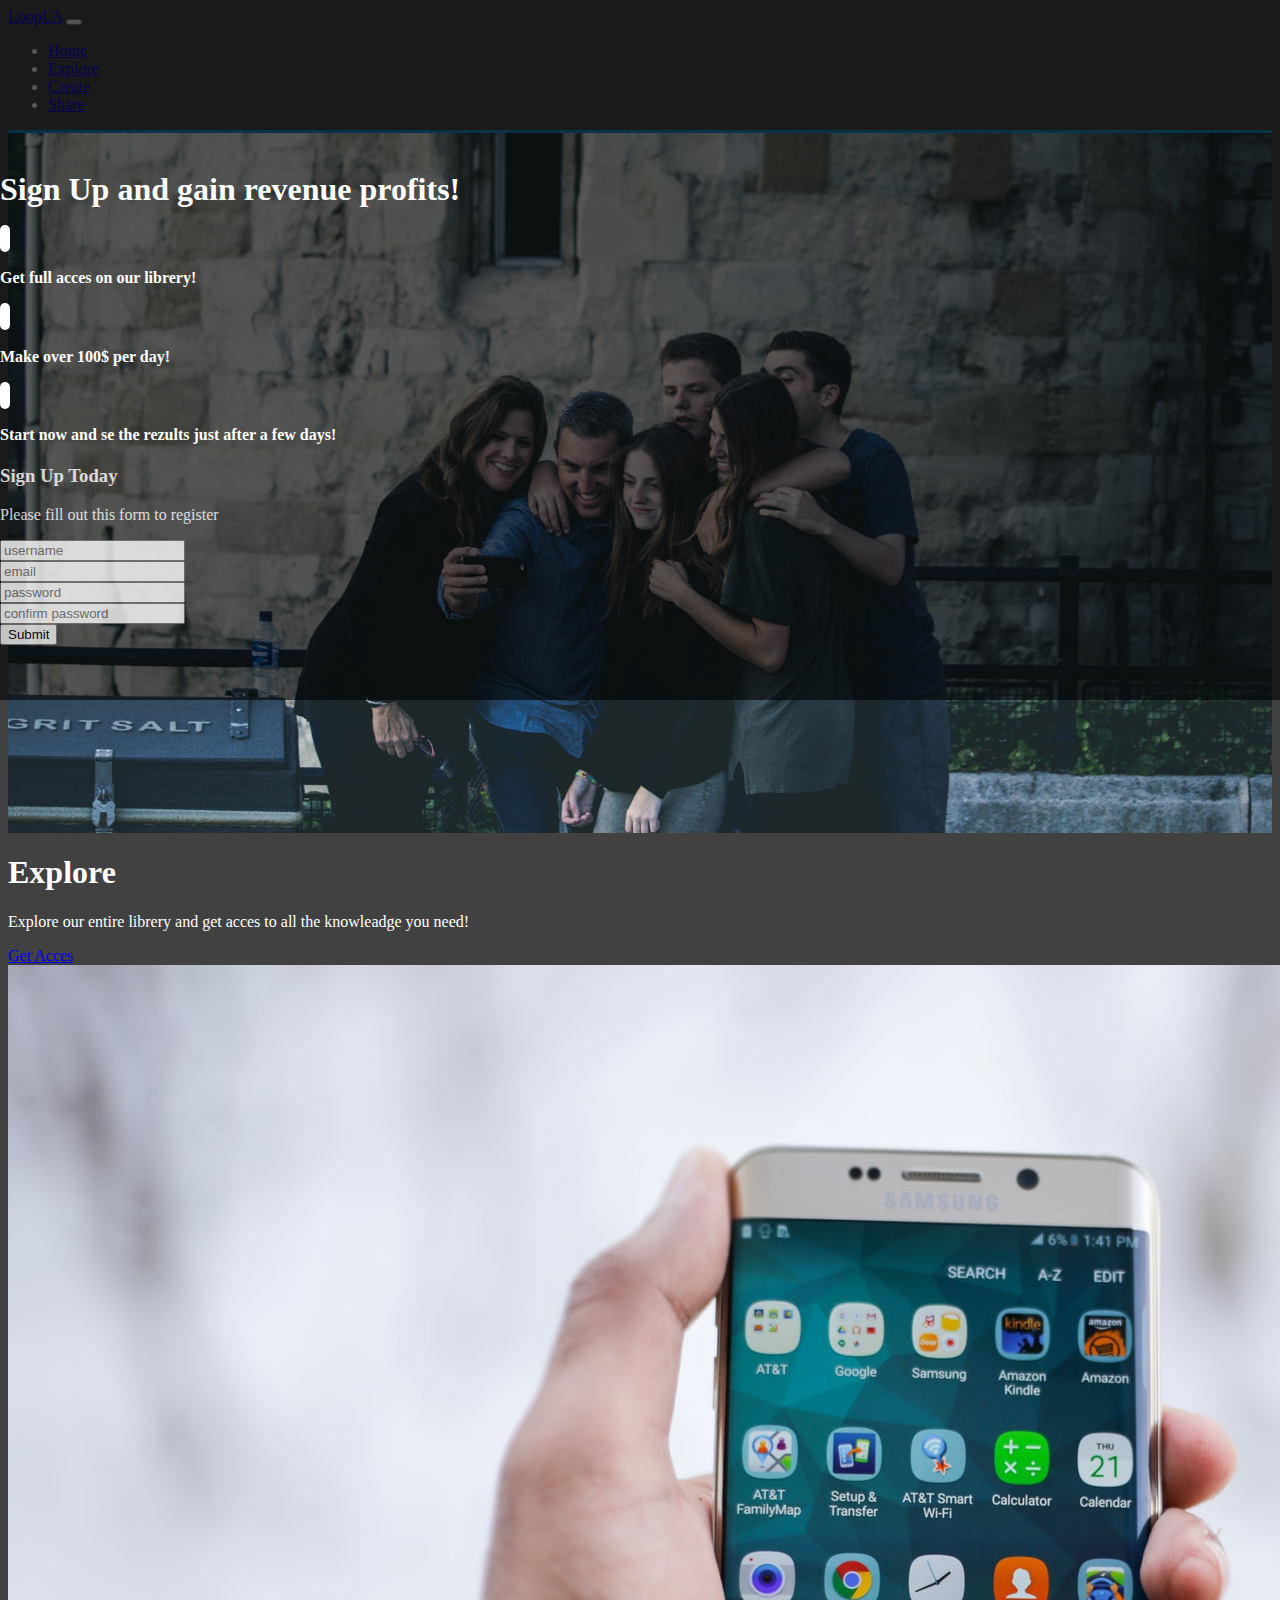
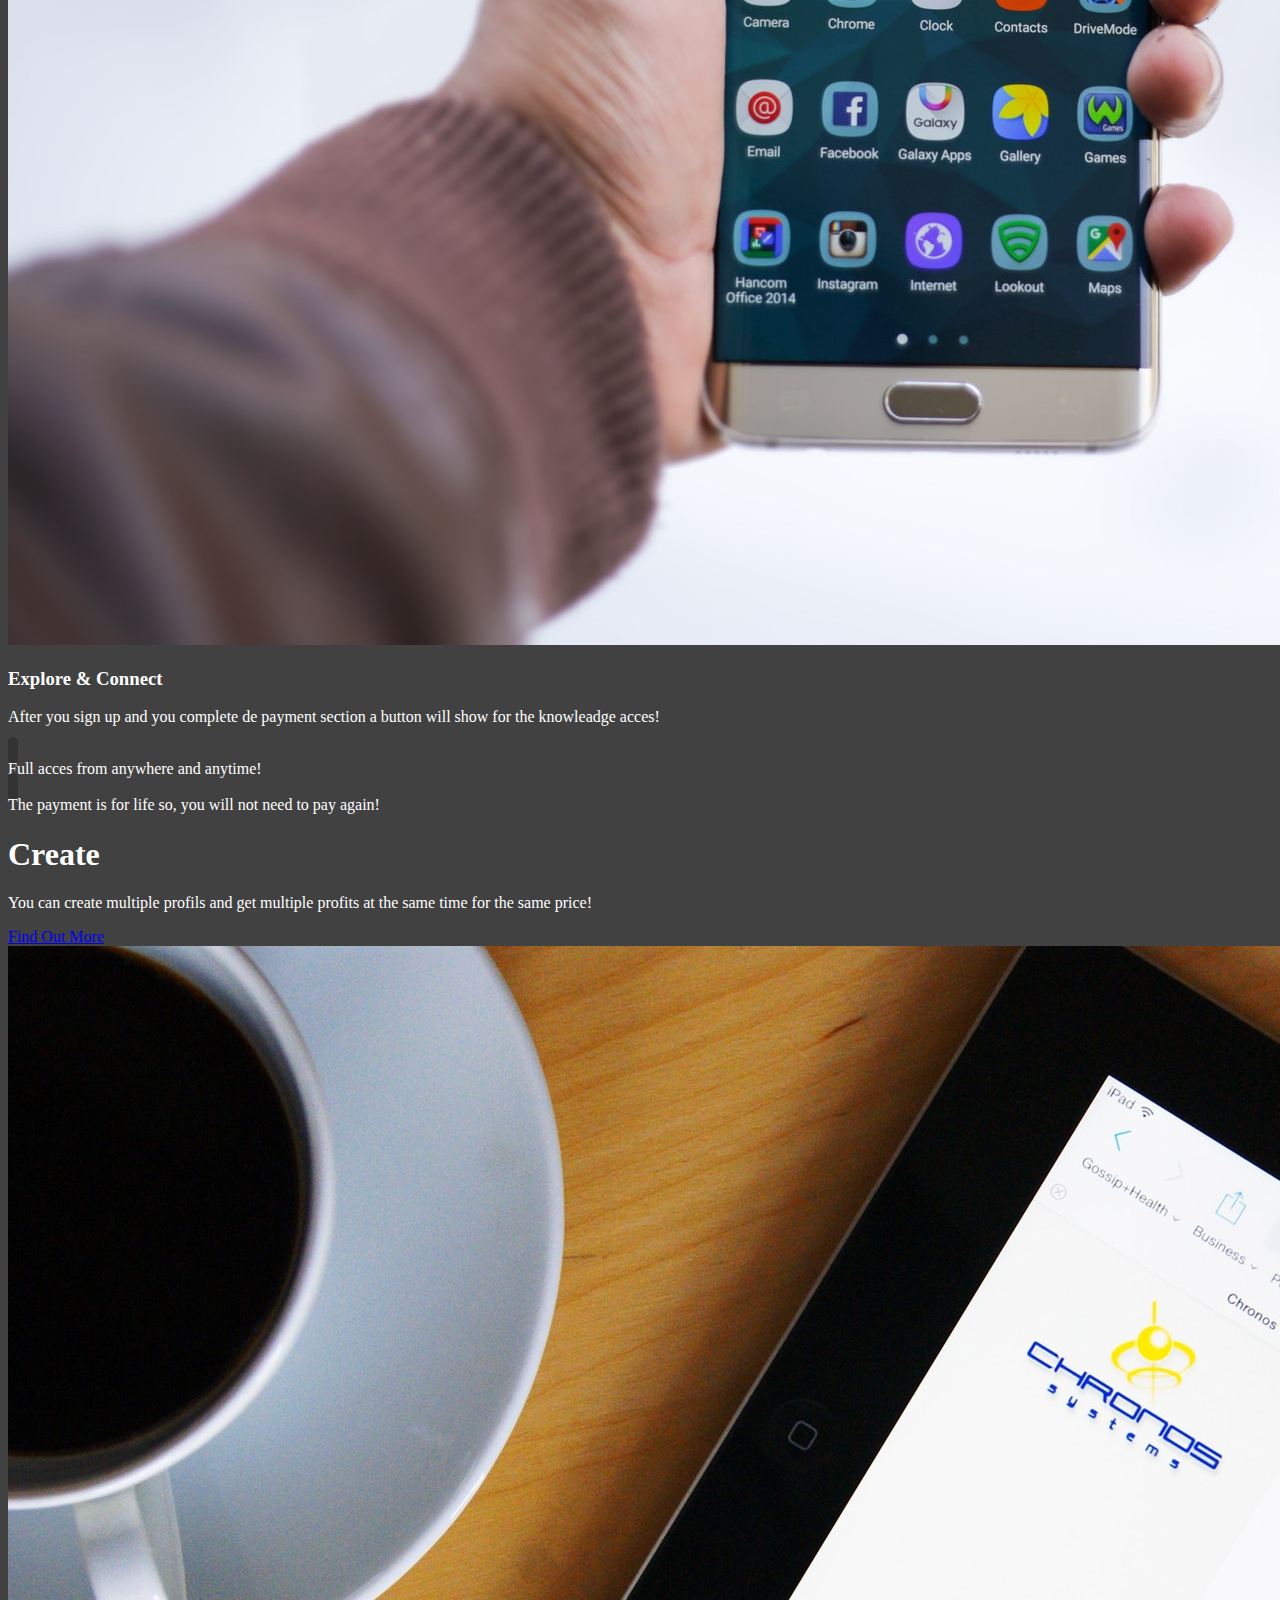
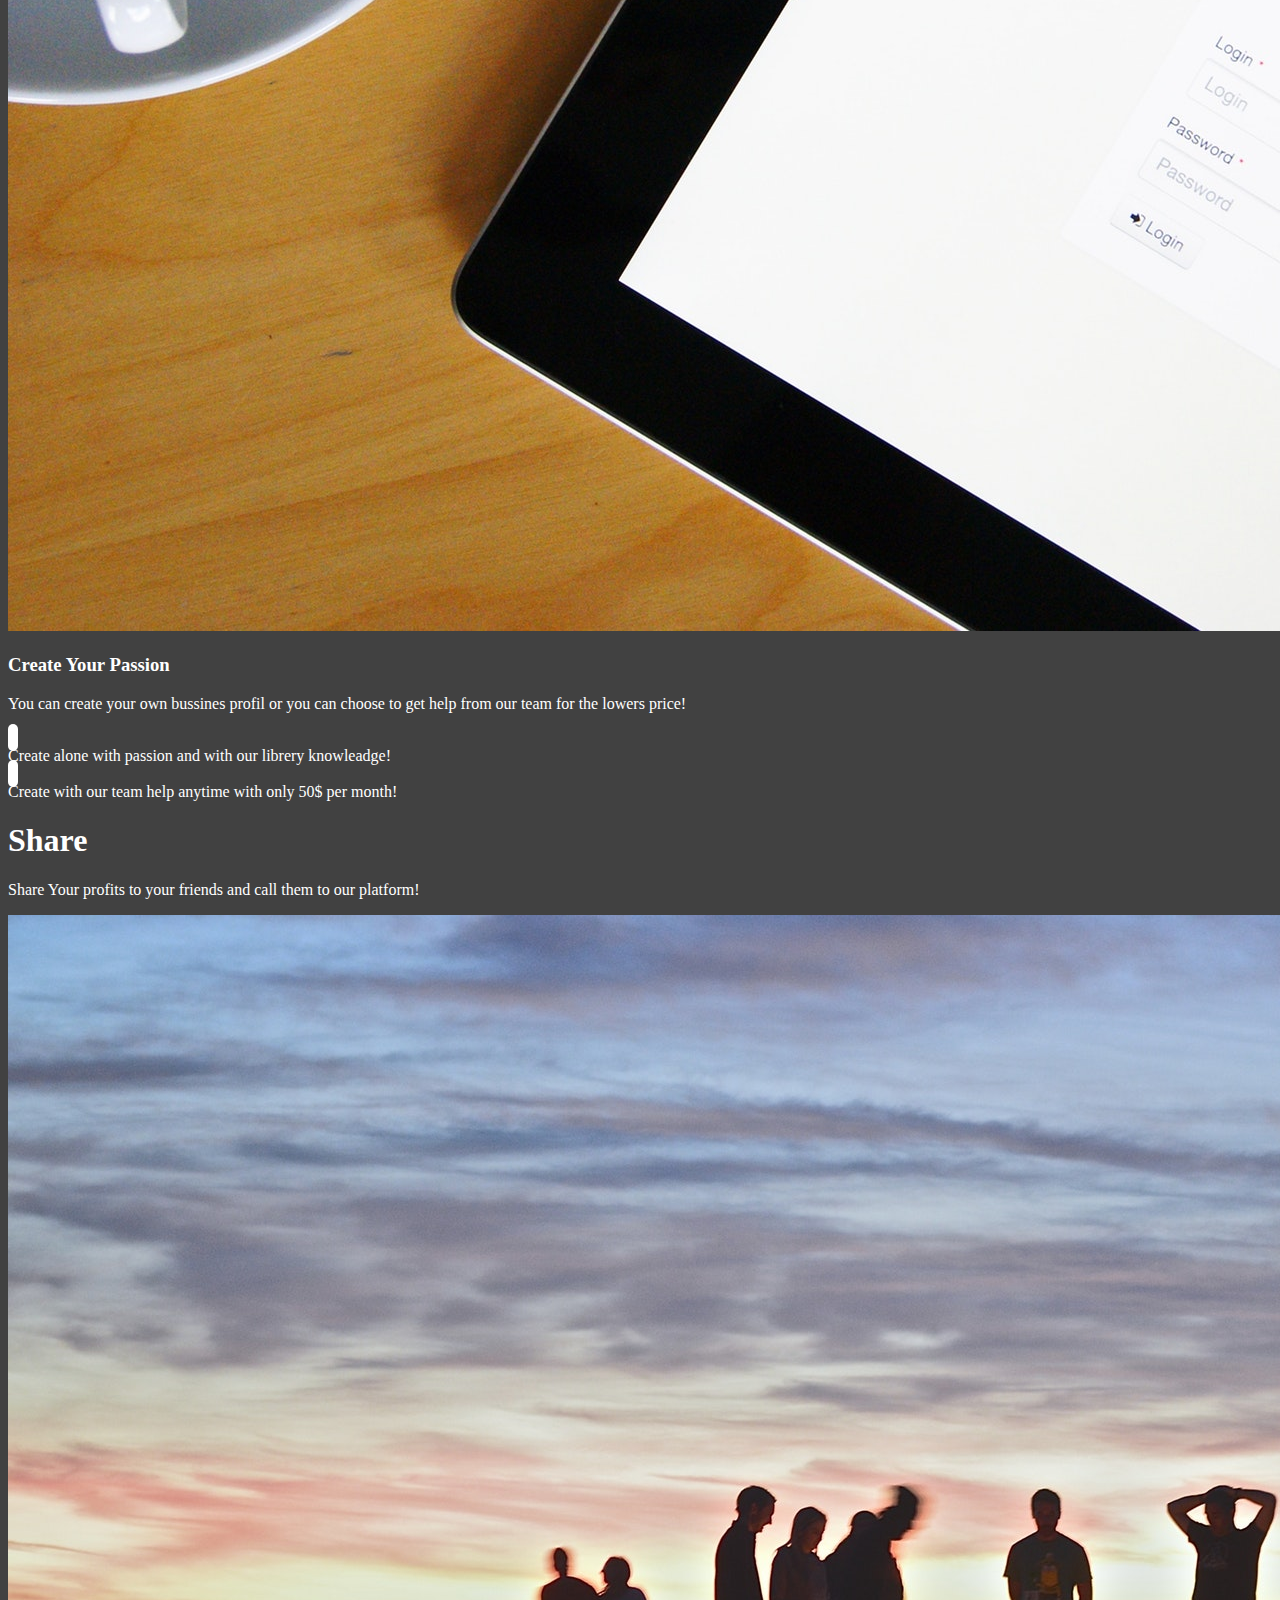
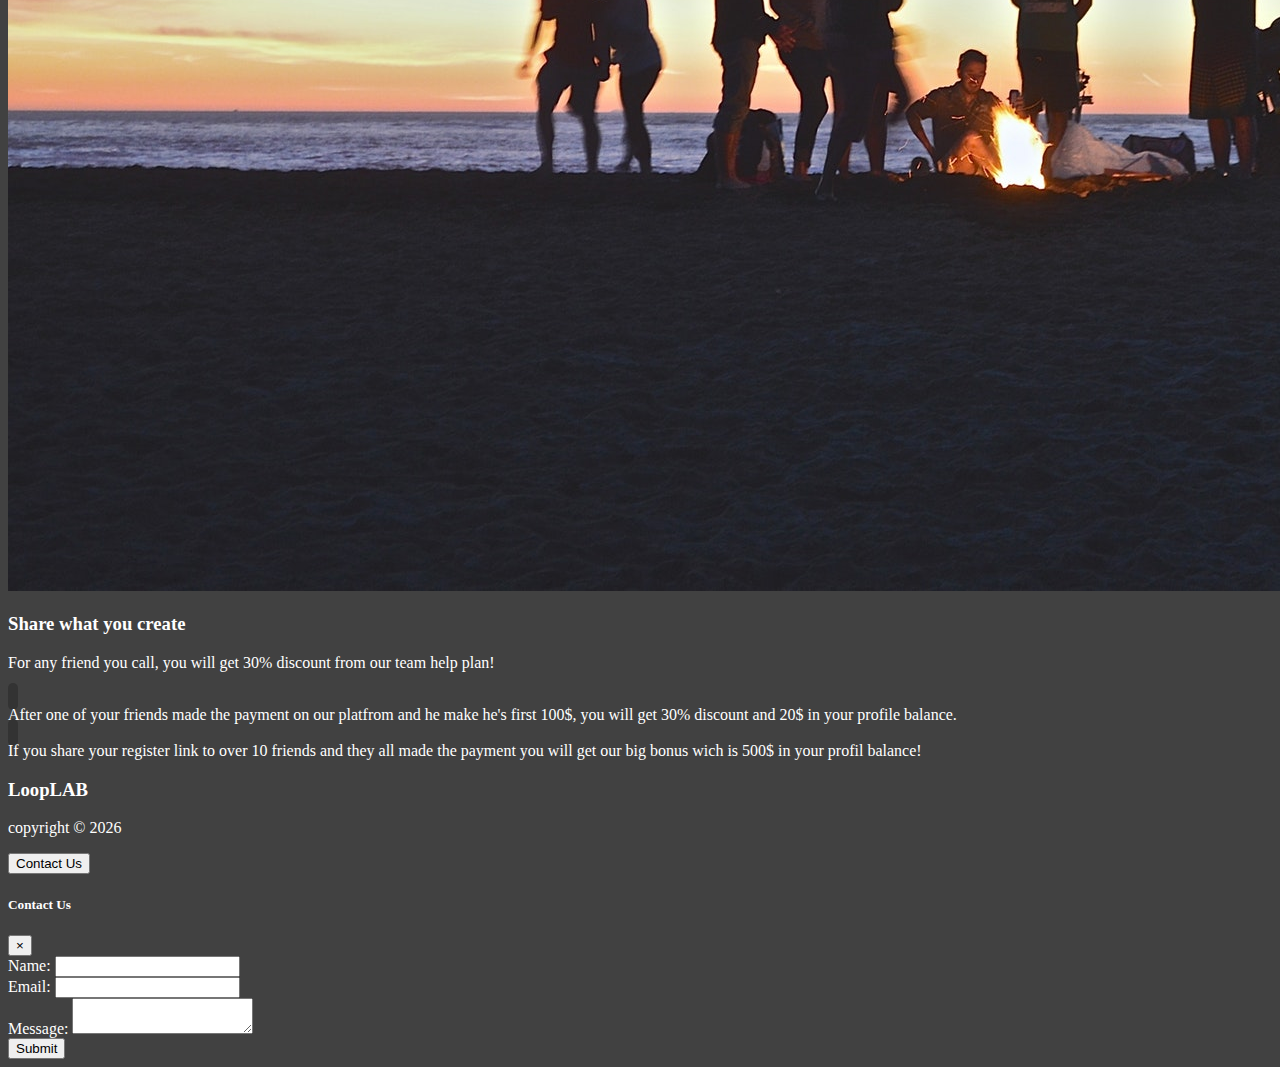
<file: BOOTSTRAP SITES/1.Loop Lab site/index.html>
<!DOCTYPE html>
<html lang="en">

<head>
  <meta charset="UTF-8">
  <meta name="viewport" content="width=device-width, initial-scale=1.0">
  <meta http-equiv="X-UA-Compatible" content="ie=edge">
  <link rel="stylesheet" href="https://use.fontawesome.com/releases/v5.0.13/css/all.css"
    integrity="sha384-DNOHZ68U8hZfKXOrtjWvjxusGo9WQnrNx2sqG0tfsghAvtVlRW3tvkXWZh58N9jp" crossorigin="anonymous">
  <link rel="stylesheet" href="https://stackpath.bootstrapcdn.com/bootstrap/4.1.1/css/bootstrap.min.css"
    integrity="sha384-WskhaSGFgHYWDcbwN70/dfYBj47jz9qbsMId/iRN3ewGhXQFZCSftd1LZCfmhktB" crossorigin="anonymous">
  <link rel="stylesheet" href="css/style.css">
  <title>Loop LA</title>
</head>

<body data-spy="scroll" data-target="#main-nav" id="home">
  <!-- START HERE -->
  <nav id="main-nav" class="navbar navbar-expand-sm bg-dark navbar-dark fixed-top">
    <div class="container">
      <a href="#home" class="navbar-brand">LoopLA</a>
      <button class="navbar-toggler" data-toggle="collapse" data-target="#navbar-Collapse">
        <span class="navbar-toggler-icon"></span>
      </button>
      <div class="collapse navbar-collapse" id="navbar-Collapse">
        <ul class="navbar-nav ml-auto">
          <li class="nav-item">
            <a href="#home" class="nav-link">Home</a>
          </li>
          <li class="nav-item">
            <a href="#explore-head-section" class="nav-link">Explore</a>
          </li>
          <li class="nav-item">
            <a href="#create-head-section" class="nav-link">Create</a>
          </li>
          <li class="nav-item">
            <a href="#share-head-section" class="nav-link">Share</a>
          </li>
        </ul>
      </div>
    </div>
  </nav>
  <!-- HOME SECTION -->
  <header id="home-section">
    <div class="dark-overlay">
      <div class="home-inner container">
        <!-- linie -->
        <div class="row">
          <!-- coloana stanga -->
          <div class="col-lg-8 d-none d-lg-block">
            <!-- text deasupra -->
            <h1 class="display-4">
              <strong>Sign Up</strong>
              and gain revenue
              <strong>profits!</strong>
            </h1>
            <!-- iconita+ text -->
            <div class="d-flex align-items-center">
              <div class="p-4">
                <i class="fas fa-check fa-2x"></i>
              </div>
              <div class="p-4">
                <h4>Get full acces on our librery!</h4>
              </div>
            </div>
            <!-- iconita+ text -->
            <div class="d-flex align-items-center">
              <div class="p-4">
                <i class="fas fa-check fa-2x"></i>
              </div>
              <div class="p-4">
                <h4>Make over 100$ per day!</h4>
              </div>
            </div>
            <!-- iconita+ text -->
            <div class="d-flex align-items-center">
              <div class="p-4 ">
                <i class="fas fa-check fa-2x"></i>
              </div>
              <div class="p-4">
                <h4>Start now and se the rezults just after a few days!</h4>
              </div>
            </div>
          </div>
          <!-- coloana dreapta -->
          <div class="col-lg-4">
            <!-- adaugare card -->
            <div class="card bg-primary text-center card-form">
              <!-- adaugare body card -->
              <div class="card-body">
                <!-- text din body -->
                <h3>Sign Up Today</h3>
                <p>Please fill out this form to register</p>
                <!-- adaugare formular -->
                <form>
                  <!-- adaugare sub forma de grup -->
                  <div class="form-group">
                    <input type="text" class="form-control form-control-lg" placeholder="username">
                  </div>
                  <!-- adaugare sub forma de grup -->
                  <div class="form-group">
                    <input type="email" class="form-control form-control-lg" placeholder="email">
                  </div>
                  <!-- adaugare sub forma de grup -->
                  <div class="form-group">
                    <input type="password" class="form-control form-control-lg" placeholder="password">
                  </div>
                  <!-- adaugare sub forma de grup -->
                  <div class="form-group">
                    <input type="password" class="form-control form-control-lg" placeholder="confirm password">
                  </div>
                  <!-- adaugare buton de submit -->
                  <input type="submit" value="Submit" class="btn btn-outline-light btn-block">
                </form>
              </div>
            </div>
          </div>
        </div>
      </div>
    </div>
  </header>

  <!-- EXPLORE HEAD -->
  <section id="explore-head-section">
    <div class="container">
      <div class="row">
        <div class="col text-center py-5">
          <h1 class="display-4">Explore</h1>
          <p class="lead">Explore our entire librery and get acces to all the knowleadge you need!</p>
          <a href="#" class="btn btn-outline-light">Get Acces</a>
        </div>
      </div>
    </div>
  </section>
  <!-- EXPLORE SECTION -->
  <section id="explore-section" class="bg-light text-muted py-5">
    <!-- adaugare container pentru aliniere pe centru -->
    <div class="container">
      <!-- adaugare row -->
      <div class="row">
        <!-- coloana stanga -->
        <div class="col-lg-6">
          <img src="img/explore-section1.jpg" alt="explore" class="img-fluid mb-3 rounded-circle">
        </div>
        <!-- coloana dreapta -->
        <div class="col-lg-6">
          <!-- adaugare text -->
          <h3>Explore & Connect</h3>
          <p>After you sign up and you complete de payment section a button will show for the knowleadge acces!</p>
          <!-- adaugare iconite+ text-->
          <div class="d-flex align-items-center">
            <!-- div iconita -->
            <div class="p-4">
              <i class="fas fa-clock fa-2x"></i>
            </div>
            <!-- div text -->
            <div class="p-4">
              Full acces from anywhere and anytime!
            </div>
          </div>
          <!-- adaugare iconite+ text-->
          <div class="d-flex align-items-center ">
            <!-- div iconita -->
            <div class="p-4">
              <i class="fas fa-gem fa-2x"></i>
            </div>
            <!-- div text -->
            <div class="p-4">
              The payment is for life so, you will not need to pay again!
            </div>
          </div>
        </div>
      </div>
    </div>
  </section>

  <!-- LA FEL CA SI CEA DE SUS!!! -->

  <!-- CREATE HEAD -->
  <section id="create-head-section" class="bg-primary">
    <div class="container">
      <div class="row">
        <div class="col text-center py-5">
          <h1 class="display-4">Create</h1>
          <p class="lead">You can create multiple profils and get multiple profits at the same time for the same price!
          </p>
          <a href="#" class="btn btn-outline-light">Find Out More</a>
        </div>
      </div>
    </div>
  </section>
  <!-- CREATE SECTION -->
  <section id="create-section" class="py-5">
    <div class="container">
      <div class="row">
        <div class="col-lg-6 order-2">
          <img src="img/create-section1.jpg" alt="explore" class="img-fluid mb-3 rounded-circle">
        </div>
        <div class="col-lg-6 order-1">
          <h3>Create Your Passion</h3>
          <p>You can create your own bussines profil or you can choose to get help from our team for the lowers price!
          </p>

          <div class="d-flex align-items-center">
            <div class="p-4">
              <i class="fas fa-check fa-2x"></i>
            </div>
            <div class="p-4">
              Create alone with passion and with our librery knowleadge!
            </div>
          </div>

          <div class="d-flex align-items-center">
            <div class="p-4">
              <i class="fas fa-handshake fa-2x"></i>
            </div>
            <div class="p-4">
              Create with our team help anytime with only 50$ per month!
            </div>
          </div>

        </div>
      </div>
    </div>
  </section>

  <!-- SHARE HEAD -->
  <section id="share-head-section" class="bg-primary">
    <div class="container">
      <div class="row">
        <div class="col text-center py-5">
          <h1 class="display-4">Share</h1>
          <p class="lead">Share Your profits to your friends and call them to our platform!</p>
        </div>
      </div>
    </div>
  </section>
  <!-- SHARE SECTION -->
  <section id="share-section" class="bg-light text-muted py-5">
    <!-- adaugare container pentru aliniere pe centru -->
    <div class="container">
      <!-- adaugare row -->
      <div class="row">
        <!-- coloana stanga -->
        <div class="col-lg-6">
          <img src="img/share-section1.jpg" alt="share" class="img-fluid mb-3 rounded-circle">
        </div>
        <!-- coloana dreapta -->
        <div class="col-lg-6">
          <!-- adaugare text -->
          <h3>Share what you create</h3>
          <p>For any friend you call, you will get 30% discount from our team help plan!</p>
          <!-- adaugare iconite+ text-->
          <div class="d-flex align-items-center">
            <!-- div iconita -->
            <div class="p-4">
              <i class="fas fa-share-square fa-2x"></i>
            </div>
            <!-- div text -->
            <div class="p-4">
              After one of your friends made the payment on our platfrom and he make he's first 100$, you will get 30%
              discount and 20$ in your profile balance.
            </div>
          </div>
          <!-- adaugare iconite+ text-->
          <div class="d-flex align-items-center">
            <!-- div iconita -->
            <div class="p-4">
              <i class="fas fa-star fa-2x"></i>
            </div>
            <!-- div text -->
            <div class="p-4">
              If you share your register link to over 10 friends and they all made the payment you will get our big
              bonus wich is 500$ in your profil balance!
            </div>
          </div>
        </div>
      </div>
    </div>
  </section>
  <!-- FOOTER -->
  <footer id="main-footer" class="bg-dark">
    <div class="container">
      <div class="row">
        <div class="col text-center py-4">
          <h3>LoopLAB</h3>
          <p>copyright &copy; <span id="year"></span></p>
          <button class="btn btn-primary" data-toggle="modal" data-target="#contactModal">Contact Us</button>
        </div>
      </div>
    </div>
  </footer>

  <!-- CONTACT MODAL -->
  <div id="contactModal" class="modal fade text-dark">
    <!-- creare modal -->
    <div class="modal-dialog">
      <!-- creare content modal -->
      <div class="modal-content">
        <!-- sectiunea head-->
        <div class="modal-header">
          <!-- adaugare titlu in head -->
          <h5 class="modal-title">Contact Us</h5>
          <!-- adaugare x pentru close -->
          <button class="close" data-dismiss="modal">
            <span>&times;</span>
          </button>
        </div>
        <!-- sectiunea body -->
        <div class="modal-body">
          <!-- adaugare formular -->
          <form>
            <!-- adaugare form-group 3x -->
            <div class="form-group">
              <label for="name">Name:</label>
              <input type="text" class="form-control">
            </div>
            <div class="form-group">
              <label for="name">Email:</label>
              <input type="email" class="form-control">
            </div>
            <div class="form-group">
              <label for="message">Message:</label>
              <textarea class="form-control"></textarea>
            </div>
          </form>
        </div>
        <!-- adaugare modal footer -->
        <div class="modal-footer">
          <!-- button de submit -->
          <button class="btn btn-primary btn-block" type="submit">Submit</button>
        </div>
      </div>
    </div>
  </div>










  <script src="http://code.jquery.com/jquery-3.3.1.min.js"
    integrity="sha256-FgpCb/KJQlLNfOu91ta32o/NMZxltwRo8QtmkMRdAu8=" crossorigin="anonymous"></script>
  <script src="https://cdnjs.cloudflare.com/ajax/libs/popper.js/1.14.3/umd/popper.min.js"
    integrity="sha384-ZMP7rVo3mIykV+2+9J3UJ46jBk0WLaUAdn689aCwoqbBJiSnjAK/l8WvCWPIPm49"
    crossorigin="anonymous"></script>
  <script src="https://stackpath.bootstrapcdn.com/bootstrap/4.1.1/js/bootstrap.min.js"
    integrity="sha384-smHYKdLADwkXOn1EmN1qk/HfnUcbVRZyYmZ4qpPea6sjB/pTJ0euyQp0Mk8ck+5T"
    crossorigin="anonymous"></script>

  <script>
    // ========JQUERY======

    // Get the current year for the copyright
    $('#year').text(new Date().getFullYear());

    // initianizare scroll spy:
    // apare focus pe nav-bar cand dai scroll in fiecare sectiune.
    $('body').scrollspy({
      target: '#main-nav'
    });
    // Initianizare smoth scroll si adaugare in http fiecare id de sectiune.
    $("#main-nav a").on('click', function (event) {
      if (this.hash !== "") {
        event.preventDefault();

        const hash = this.hash;
        // animatie scroll
        $('html, body').animate({
          scrollTop: $(hash).offset().top
        }, 800, function () {
          // adaugare id sectiune in http.
          window.location.hash = hash;
        });
      }
    });

  </script>
</body>

</html>
</file>
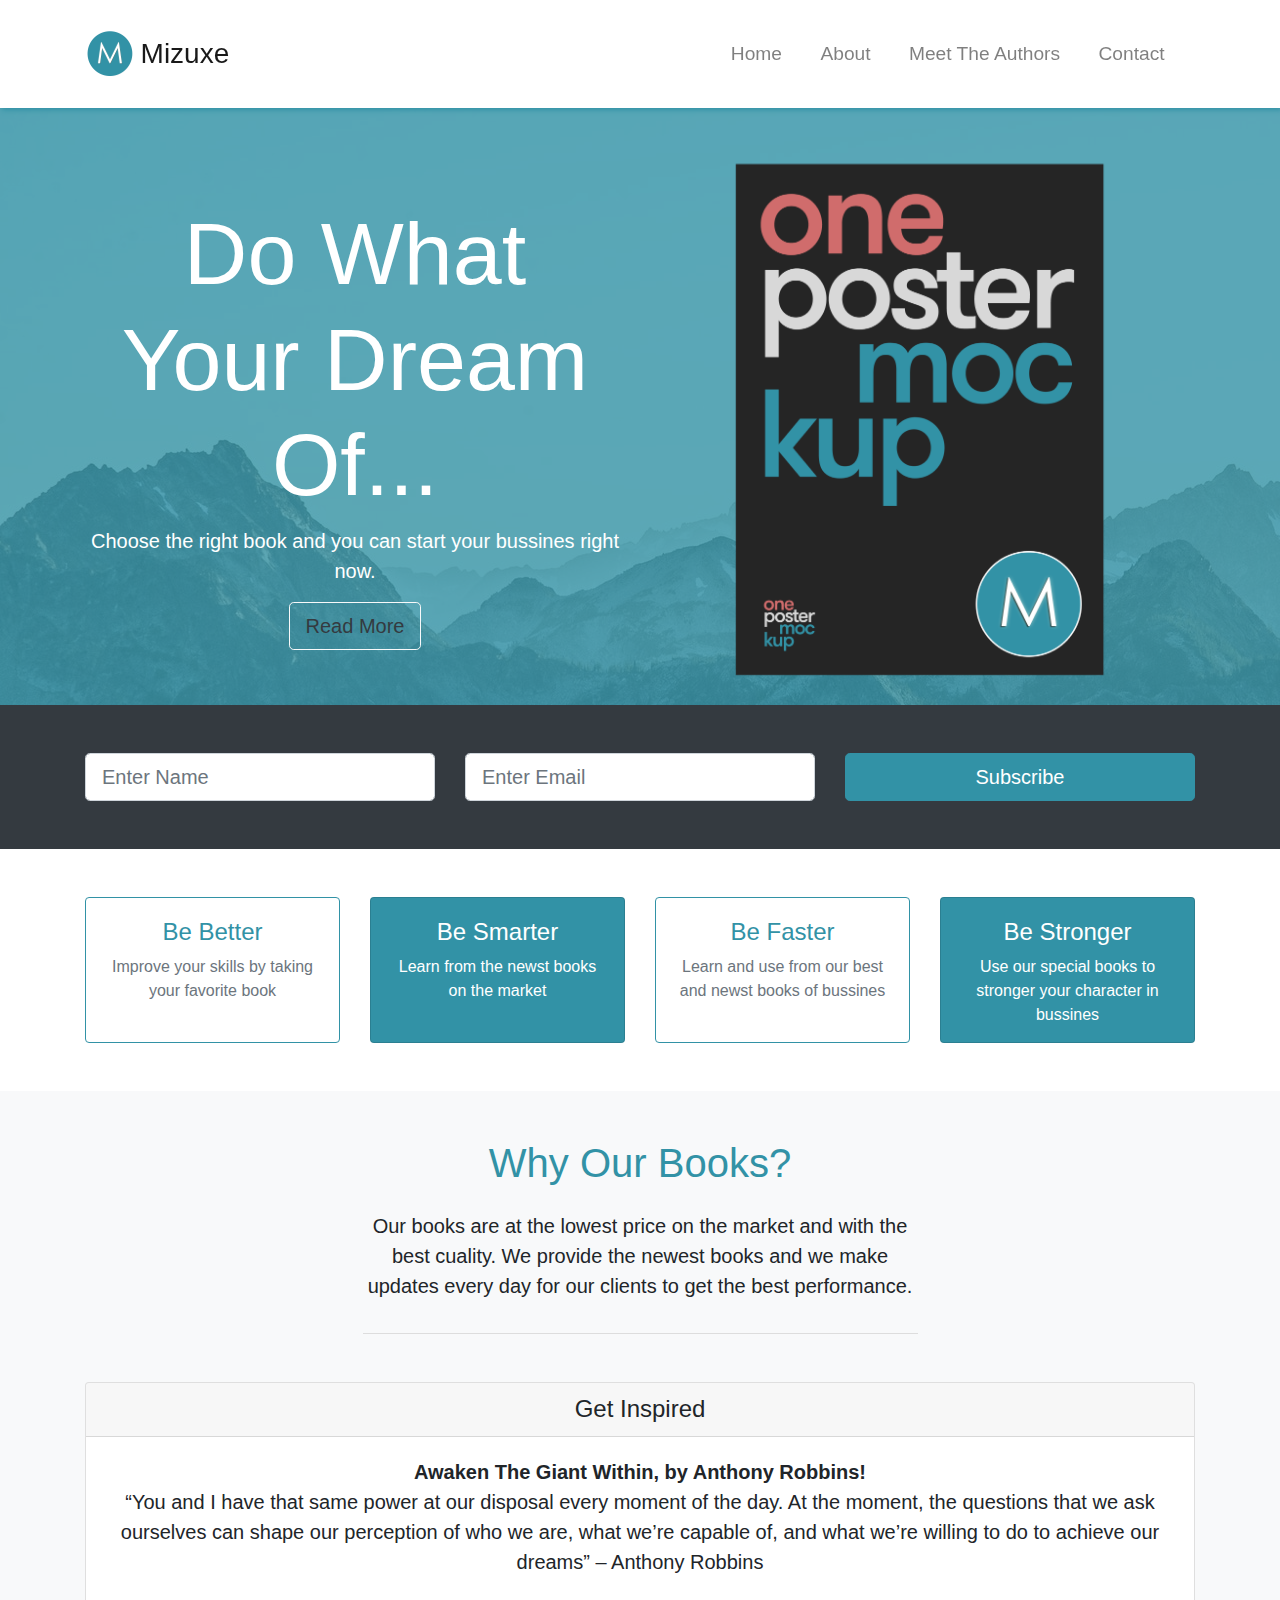
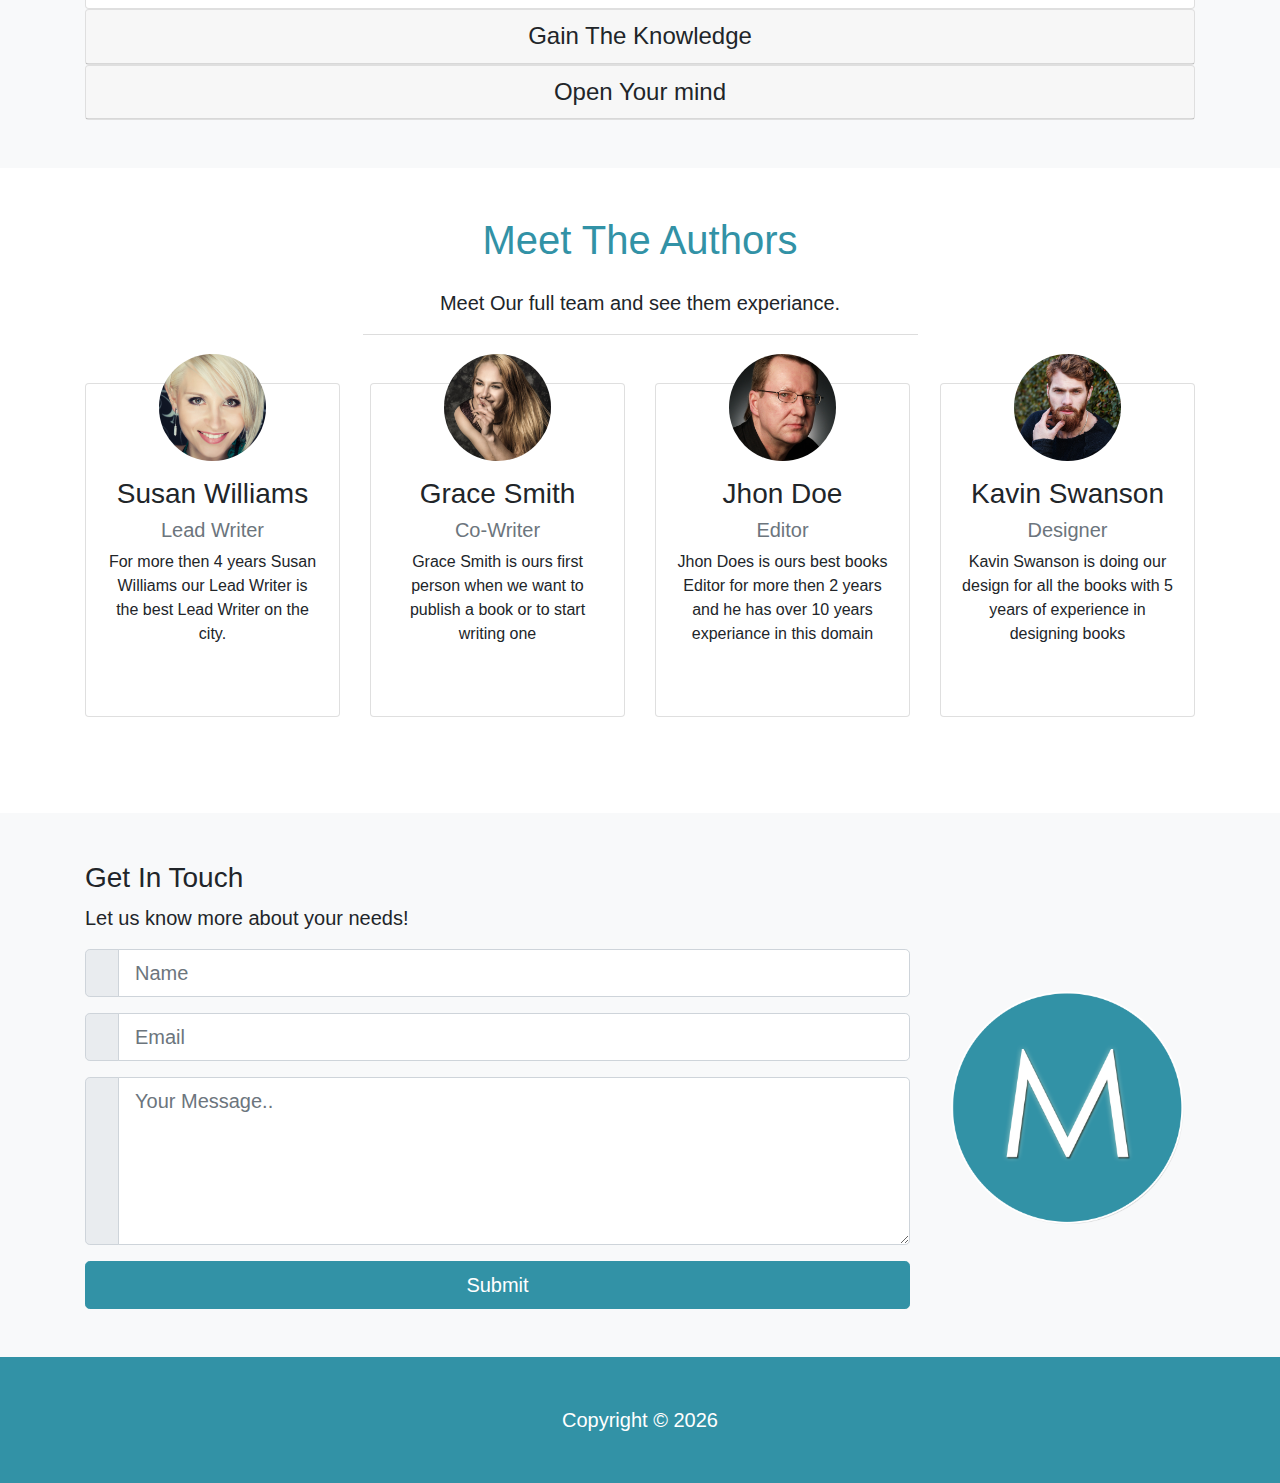
<file: BOOTSTRAP SITES/2.Mizuxe site/index.html>
<!DOCTYPE html>
<html lang="en">

<head>
  <meta charset="UTF-8">
  <meta name="viewport" content="width=device-width, initial-scale=1.0">
  <meta http-equiv="X-UA-Compatible" content="ie=edge">
  <link rel="stylesheet" href="https://use.fontawesome.com/releases/v5.0.13/css/all.css"
    integrity="sha384-DNOHZ68U8hZfKXOrtjWvjxusGo9WQnrNx2sqG0tfsghAvtVlRW3tvkXWZh58N9jp" crossorigin="anonymous">
  <link rel="stylesheet" href="css/bootstrap.css">
  <link rel="stylesheet" href="css/style.css">
  <title>Mizuxe</title>
</head>

<body id="home" data-spy="scroll" data-target="#main-nav">
  <nav class="navbar navbar-expand-md navbar-light fixed-top py-4" id="main-nav">
    <div class="container">
      <a href="#home" class="navbar-brand">
        <img src="img/mlogo.png" width="50" height="50" alt="">
        <h3 class="d-inline align-middle">Mizuxe</h3>
      </a>
      <button class="navbar-toggler" data-toggle="collapse" data-target="#navbarCollapse">
        <span class="navbar-toggler-icon"></span>
      </button>
      <div class="collapse navbar-collapse" id="navbarCollapse">
        <ul class="navbar-nav ml-auto">
          <li class="nav-item">
            <a href="#home" class="nav-link">Home</a>
          </li>
          <li class="nav-item">
            <a href="#about" class="nav-link">About</a>
          </li>
          <li class="nav-item">
            <a href="#authors" class="nav-link">Meet The Authors</a>
          </li>
          <li class="nav-item">
            <a href="#contact" class="nav-link">Contact</a>
          </li>
        </ul>
      </div>
    </div>
  </nav>

  <!-- SHOWCASE -->
  <section id="showcase" class="py-5">
    <div class="primary-overlay text-white">
      <div class="container">
        <div class="row">
          <div class="col-lg-6 text-center">
            <h1 class="display-2 mt-5 pt-5">
              Do What Your Dream Of...
            </h1>
            <p class="lead">Choose the right book and you can start your bussines right now.</p>
            <a href="#about" class="btn btn-outline-light btn-lg text-dark">
              <i class="fas fa-arrow-right"></i> Read More
            </a>
          </div>
          <div class="col-lg-6">
            <img src="img/book.png" alt="book" class="img-fluid d-none d-lg-block">
          </div>
        </div>
      </div>
    </div>
  </section>

  <!-- NEWSLETTER -->
  <section id="newsletter" class="bg-dark text-white py-5">
    <div class="container">
      <div class="row">
        <div class="col-md-4">
          <input type="text" class="form-control form-control-lg mb-resp" placeholder="Enter Name">
        </div>

        <div class="col-md-4">
          <input type="email" class="form-control form-control-lg mb-resp" placeholder="Enter Email">
        </div>
        <div class="col-md-4">
          <button class="btn btn-primary btn-lg btn-block">
            <i class="fas fa-envelope-open-o"></i>Subscribe
          </button>
        </div>
      </div>
    </div>
  </section>

  <!-- BOXES -->
  <section id="boxes" class="py-5">
    <div class="container">
      <div class="row">
        <div class="col-md-3">
          <div class="card text-center border-primary mb-resp">
            <div class="card-body">
              <h4 class="text-primary">Be Better</h4>
              <p class="text-muted">Improve your skills by taking your favorite book</p>
            </div>
          </div>
        </div>
        <div class="col-md-3">
          <div class="card text-center bg-primary text-white mb-resp">
            <div class="card-body">
              <h4>Be Smarter</h4>
              <p>Learn from the newst books on the market</p>
            </div>
          </div>
        </div>
        <div class="col-md-3">
          <div class="card text-center border-primary mb-resp">
            <div class="card-body">
              <h4 class="text-primary">Be Faster</h4>
              <p class="text-muted">Learn and use from our best and newst books of bussines</p>
            </div>
          </div>
        </div>
        <div class="col-md-3">
          <div class="card text-center bg-primary text-white">
            <div class="card-body">
              <h4>Be Stronger</h4>
              <p>Use our special books to stronger your character in bussines</p>
            </div>
          </div>
        </div>
      </div>
    </div>
  </section>

  <!-- ABOUT /WHY SECTION -->
  <section id="about" class="py-5 text-center bg-light">
    <div class="container">
      <div class="row">
        <div class="col">
          <div class="info-header mb-5">
            <h1 class="text-primary pb-3">
              Why Our Books?
            </h1>
            <p class="lead pb-3">
              Our books are at the lowest price on the market and with the best cuality. We provide the
              newest books and we make updates every day for our clients to get the best performance.
            </p>
          </div>

          <!-- ACOORDION -->
          <div id="accordion">
            <div class="card">
              <div class="card-header">
                <h4 class="mb-0">
                  <div href="#collapse1" data-toggle="collapse" data-parent="#accordion">
                    <i class="fas fa-arrow-circle-down"></i> Get Inspired
                  </div>
                </h4>
              </div>
              <div id="collapse1" class="collapse show">
                <div class="card-body card-b">
                  <p class="lead">
                    <span class="font-weight-bold">Awaken The Giant Within, by Anthony Robbins!</span>
                    <br>
                    “You and I have that same power at our disposal every moment of the day. At the moment, the
                    questions that we ask ourselves can shape our perception of who we are, what we’re capable of, and
                    what we’re willing to do to achieve our dreams” – Anthony Robbins
                  </p>
                </div>
              </div>
            </div>

            <div class="card">
              <div class="card-header">
                <h4 class="mb-0">
                  <div href="#collapse2" data-toggle="collapse" data-parent="#accordion">
                    <i class="fas fa-arrow-circle-down"></i>Gain The Knowledge
                  </div>
                </h4>
              </div>
              <div id="collapse2" class="collapse">
                <div class="card-body card-b">
                  <p class="lead">
                    <span class="font-weight-bold">Man’s Search for Meaning By Viktor Frankl!</span>
                    <br>
                    “…Everything can be taken from a man but one thing: the last of the human freedoms—to choose one’s
                    attitude in any given set of circumstances, to choose one’s own way.”
                    This book changed my life. In it, Holocaust survivor Viktor Frankl shows us that we
                    have the ability to choose our response to every situation we face and that we can find meaning in
                    our suffering.
                </div>
              </div>
            </div>


            <div class="card">
              <div class="card-header">
                <h4 class="mb-0">
                  <div href="#collapse3" data-toggle="collapse" data-parent="#accordion">
                    <i class="fas fa-arrow-circle-down"></i>Open Your mind
                  </div>
                </h4>
              </div>
              <div id="collapse3" class="collapse">
                <div class="card-body card-b">
                  <p class="lead">
                    <span class="font-weight-bold">The Art Of Thinking Clearly by Rolf Dobelli!</span>
                    <br>
                    We make a lot of decisions in our life. How many of those decisions are rational? If you ask
                    Dobelli, very little. This book is an excellent collection of 99 thinking errors — from cognitive
                    biases to social distortions. This is the most practical book I’ve read on decision making.
                  </p>
                </div>
              </div>
            </div>
          </div>
        </div>
      </div>
    </div>
  </section>

  <!-- AUTHORS -->
  <section id="authors" class="my-5 text-center">
    <!-- title cu paragraf -->
    <div class="container">
      <div class="row">
        <div class="col">
          <div class="info-header mb-5">
            <h1 class="text-primary pb-3">
              Meet The Authors
            </h1>
            <p class="lead">
              Meet Our full team and see them experiance.
            </p>
          </div>
        </div>
      </div>

      <!-- cardurile cele 4 -->
      <div class="row test">
        <!-- primul card -->
        <div class="col-lg-3 col-md-6 pb-5">
          <div class="card d-inline-block h-100">
            <div class="card-body">
              <img src="img/person1.jpg" alt="person1" class="img-fuild rounded-circle w-50 mb-3">
              <h3>Susan Williams</h3>
              <h5 class="text-muted">Lead Writer</h5>
              <p>For more then 4 years Susan Williams our Lead Writer is the best Lead Writer on the city.</p>
              <!-- iconitele de jos fiecare intr-un div, apoi intr-un link  -->
              <div class="d-flex justify-content-center">
                <div class="p-4">
                  <a href="http://facebook.com">
                    <i class="fab fa-facebook"></i>
                  </a>
                </div>
                <div class="p-4">
                  <a href="http://twitter.com">
                    <i class="fab fa-twitter"></i>
                  </a>
                </div>
                <div class="p-4">
                  <a href="http://instagram.com">
                    <i class="fab fa-instagram"></i>
                  </a>
                </div>
              </div>
            </div>
          </div>
        </div>

        <!-- ai doilea card -->
        <div class="col-lg-3 col-md-6 pb-5 ">
          <div class="card d-inline-block h-100">
            <div class="card-body">
              <img src="img/person2.jpg" alt="person1" class="img-fuild rounded-circle w-50 mb-3">
              <h3>Grace Smith</h3>
              <h5 class="text-muted">Co-Writer</h5>
              <p>Grace Smith is ours first person when we want to publish a book or to start writing one</p>
              <!-- iconitele de jos fiecare intr-un div, apoi intr-un link  -->
              <div class="d-flex justify-content-center">
                <div class="p-4">
                  <a href="http://facebook.com">
                    <i class="fab fa-facebook"></i>
                  </a>
                </div>
                <div class="p-4">
                  <a href="http://twitter.com">
                    <i class="fab fa-twitter"></i>
                  </a>
                </div>
                <div class="p-4">
                  <a href="http://instagram.com">
                    <i class="fab fa-instagram"></i>
                  </a>
                </div>
              </div>
            </div>
          </div>
        </div>

        <!-- al treilea card -->
        <div class="col-lg-3 col-md-6 pb-5">
          <div class="card d-inline-block h-100">
            <div class="card-body">
              <img src="img/person3.jpg" alt="person1" class="img-fuild rounded-circle w-50 mb-3">
              <h3>Jhon Doe</h3>
              <h5 class="text-muted">Editor</h5>
              <p>Jhon Does is ours best books Editor for more then 2 years and he has over 10 years experiance in this
                domain</p>
              <!-- iconitele de jos fiecare intr-un div, apoi intr-un link  -->
              <div class="d-flex justify-content-center">
                <div class="p-4">
                  <a href="http://facebook.com">
                    <i class="fab fa-facebook"></i>
                  </a>
                </div>
                <div class="p-4">
                  <a href="http://twitter.com">
                    <i class="fab fa-twitter"></i>
                  </a>
                </div>
                <div class="p-4">
                  <a href="http://instagram.com">
                    <i class="fab fa-instagram"></i>
                  </a>
                </div>
              </div>
            </div>
          </div>
        </div>

        <!-- al patrulea card -->
        <div class="col-lg-3 col-md-6 pb-5">
          <div class="card d-inline-block h-100">
            <div class="card-body">
              <img src="img/person4.jpg" alt="person1" class="img-fuild rounded-circle w-50 mb-3">
              <h3>Kavin Swanson</h3>
              <h5 class="text-muted">Designer</h5>
              <p>Kavin Swanson is doing our design for all the books with 5 years of experience in designing books</p>
              <!-- iconitele de jos fiecare intr-un div, apoi intr-un link  -->
              <div class="d-flex justify-content-center">
                <div class="p-4">
                  <a href="http://facebook.com">
                    <i class="fab fa-facebook"></i>
                  </a>
                </div>
                <div class="p-4">
                  <a href="http://twitter.com">
                    <i class="fab fa-twitter"></i>
                  </a>
                </div>
                <div class="p-4">
                  <a href="http://instagram.com">
                    <i class="fab fa-instagram"></i>
                  </a>
                </div>
              </div>
            </div>
          </div>
        </div>
      </div>
    </div>
  </section>

  <!-- CONTANCT -->
  <section id="contact" class="bg-light py-5">
    <div class="container">
      <div class="row">
        <div class="col-lg-9">
          <h3>Get In Touch</h3>
          <p class="lead">Let us know more about your needs!</p>
          <form>
            <div class="input-group input-group-lg mb-3">
              <div class="input-group-prepend">
                <span class="input-group-text">
                  <i class="fas fa-user"></i>
                </span>
              </div>
              <input type="text" class="form-control" placeholder="Name">
            </div>


            <div class="input-group input-group-lg mb-3">
              <div class="input-group-prepend">
                <span class="input-group-text">
                  <i class="fas fa-envelope"></i>
                </span>
              </div>
              <input type="text" class="form-control" placeholder="Email">
            </div>

            <div class="input-group input-group-lg mb-3">
              <div class="input-group-prepend">
                <span class="input-group-text">
                  <i class="fas fa-pencil-alt"></i>
                </span>
              </div>
              <textarea class="form-control" placeholder="Your Message.." rows="5"></textarea>
            </div>

            <input type="submit" value="Submit" class="btn btn-primary btn-block btn-lg">
          </form>
        </div>

        <div class="col-lg-3 align-self-center pt-5">
          <img src="img/mlogo.png" alt="" class="img-fluid">
        </div>
      </div>
    </div>
  </section>

  <!-- FOOTER -->
  <footer id="main-footer" class="py-5 bg-primary text-white">
    <div class="container">
      <p class="lead text-center m-0">
        Copyright &copy; <span id="year"></span>
      </p>
    </div>
  </footer>



  <script src="http://code.jquery.com/jquery-3.3.1.min.js"
    integrity="sha256-FgpCb/KJQlLNfOu91ta32o/NMZxltwRo8QtmkMRdAu8=" crossorigin="anonymous"></script>
  <script src="https://cdnjs.cloudflare.com/ajax/libs/popper.js/1.14.3/umd/popper.min.js"
    integrity="sha384-ZMP7rVo3mIykV+2+9J3UJ46jBk0WLaUAdn689aCwoqbBJiSnjAK/l8WvCWPIPm49"
    crossorigin="anonymous"></script>
  <script src="https://stackpath.bootstrapcdn.com/bootstrap/4.1.1/js/bootstrap.min.js"
    integrity="sha384-smHYKdLADwkXOn1EmN1qk/HfnUcbVRZyYmZ4qpPea6sjB/pTJ0euyQp0Mk8ck+5T"
    crossorigin="anonymous"></script>

  <script>
    // Get the current year for the copyright
    $('#year').text(new Date().getFullYear());

    // Init Scrollspy
    $('body').scrollspy({ target: '#main-nav' });

    // Smooth Scrolling
    $("#main-nav a").on('click', function (event) {
      if (this.hash !== "") {
        event.preventDefault();

        const hash = this.hash;

        $('html, body').animate({
          scrollTop: $(hash).offset().top
        }, 800, function () {

          window.location.hash = hash;
        });
      }
    });
  </script>
</body>

</html>
</file>
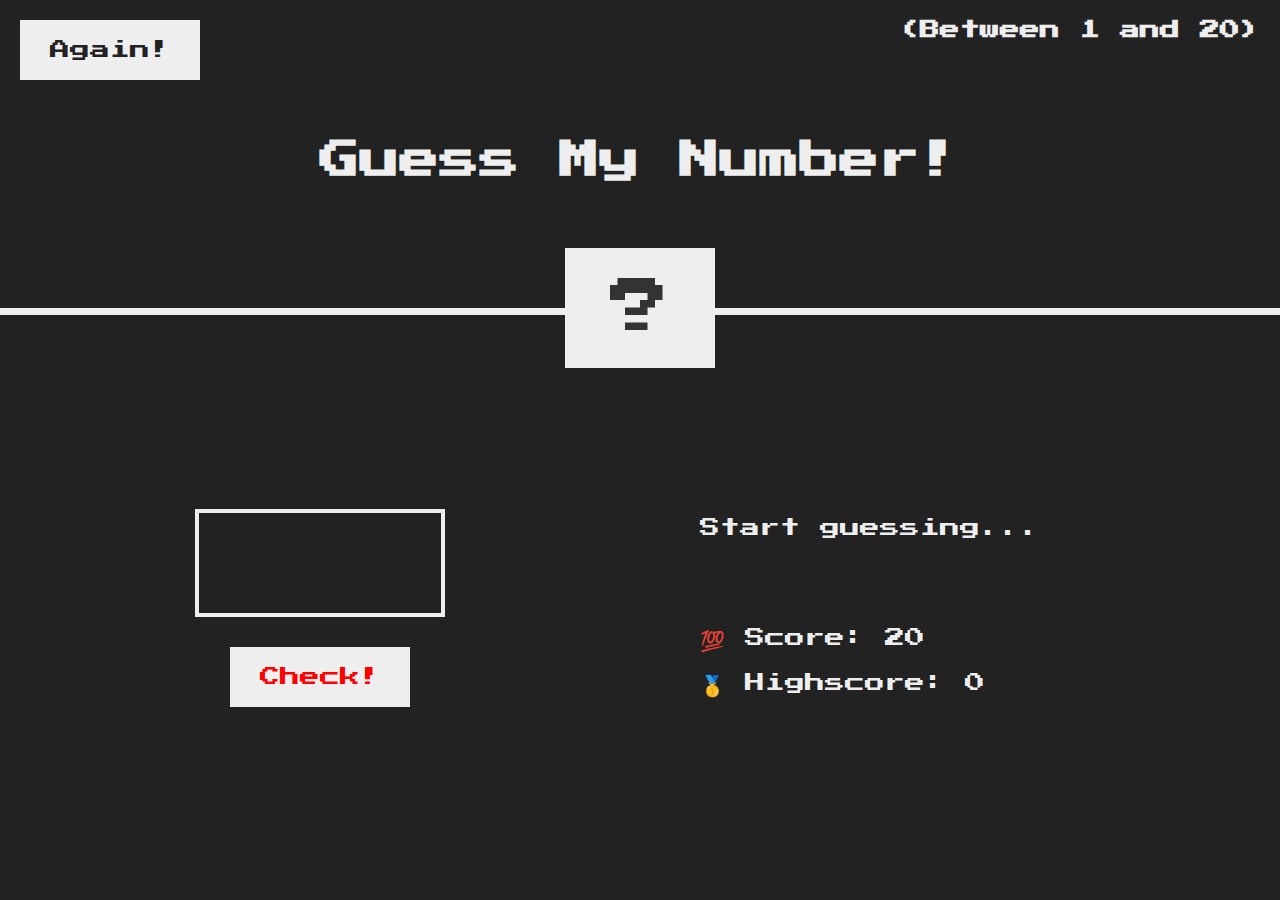
<file: JavaScript Sites/1.Guess Number Game/index.html>
<!DOCTYPE html>
<html lang="en">
  <head>
    <meta charset="UTF-8" />
    <meta name="viewport" content="width=device-width, initial-scale=1.0" />
    <meta http-equiv="X-UA-Compatible" content="ie=edge" />
    <link rel="stylesheet" href="style.css" />
    <title>Guess My Number!</title>
  </head>
  <body>
    <header>
      <h1>Guess My Number!</h1>
      <h2 class="between">(Between 1 and 20)</h2>
      <button class="btn again">Again!</button>
      <div class="number">?</div>
    </header>
    <main>
      <section class="left">
        <input type="number" class="guess" />
        <button class="btn check">Check!</button>
      </section>
      <section class="right">
        <p class="message">Start guessing...</p>
        <p class="label-score">💯 Score: <span class="score">20</span></p>
        <p class="label-highscore">
          🥇 Highscore: <span class="highscore">0</span>
        </p>
      </section>
    </main>
    <script src="script.js"></script>
  </body>
</html>
</file>
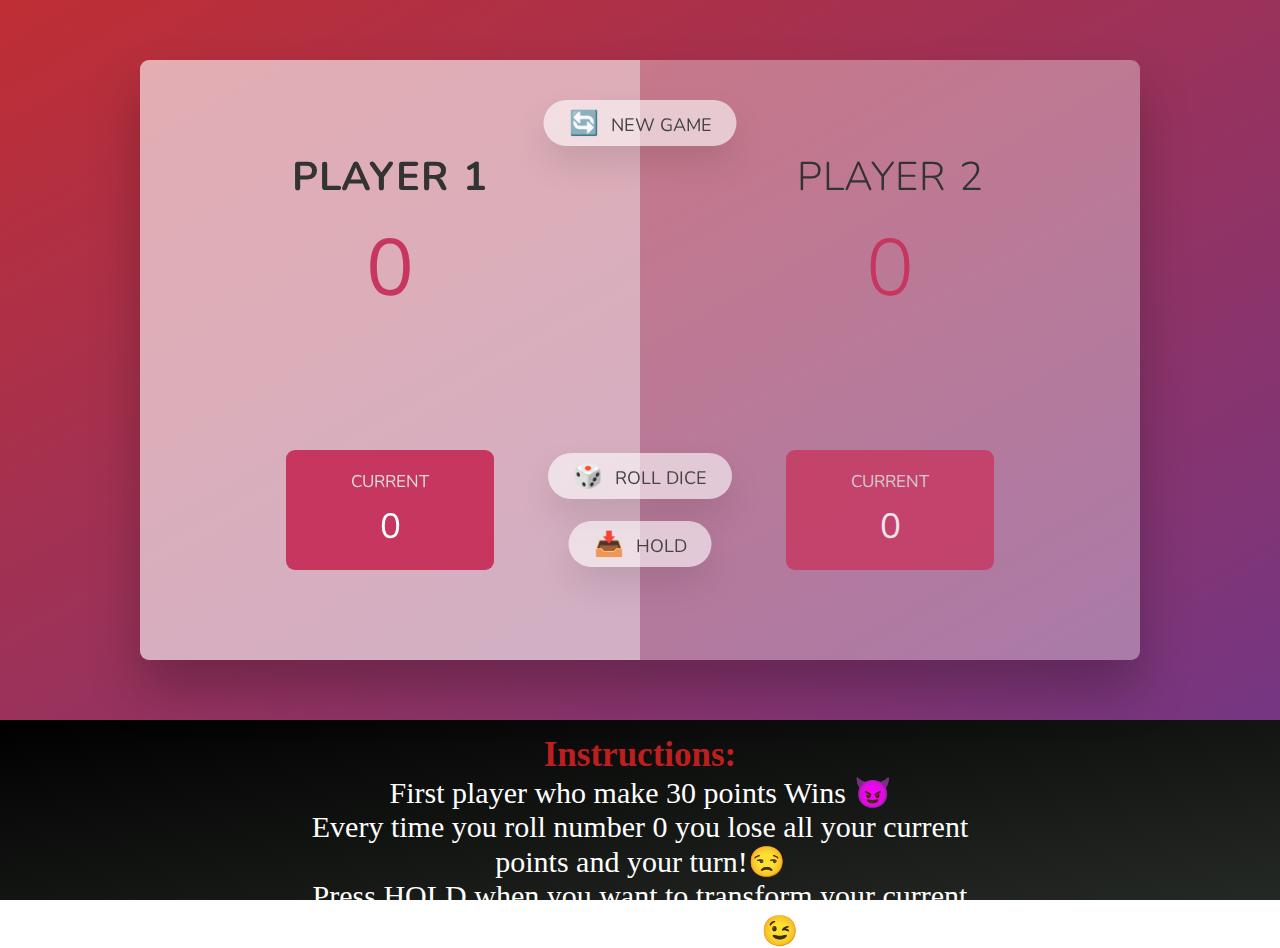
<file: JavaScript Sites/2.Dice Game/index.html>
<!DOCTYPE html>
<html lang="en">

<head>
  <meta charset="UTF-8" />
  <meta name="viewport" content="width=device-width, initial-scale=1.0" />
  <meta http-equiv="X-UA-Compatible" content="ie=edge" />
  <link rel="stylesheet" href="style.css" />
  <title>Dice Game</title>

</head>

<body>
  <h1 class="winner-text"></h1>
  <div class="container">
    <main>
      <section class="player player--0 player--active">
        <h2 class="name" id="name--0">Player 1</h2>
        <p class="score" id="score--0">43</p>
        <div class="current">
          <p class="current-label">Current</p>
          <p class="current-score" id="current--0">0</p>
        </div>
      </section>
      <section class="player player--1">
        <h2 class="name" id="name--1">Player 2</h2>
        <p class="score" id="score--1">24</p>
        <div class="current">
          <p class="current-label">Current</p>
          <p class="current-score" id="current--1">0</p>
        </div>
      </section>
  
      <img src="dice-5.png" alt="Playing dice" class="dice" />
      <button class="btn btn--new">🔄 New game</button>
      <button class="btn btn--roll">🎲 Roll dice</button>
      <button class="btn btn--hold">📥 Hold</button>
    </main>
  </div>
  <div class="instructions">
    <div class="text">
      <h2>Instructions:</h2>
      <p>First player who make 30 points Wins 😈</p>
      <p>Every time you roll number 0 you lose all your current points and your turn!😒</p>
      <p>Press HOLD when you want to transform your current points in to your points😉</p>
    </div>
  </div>
  <script src="script.js"></script>
</body>

</html>
</file>
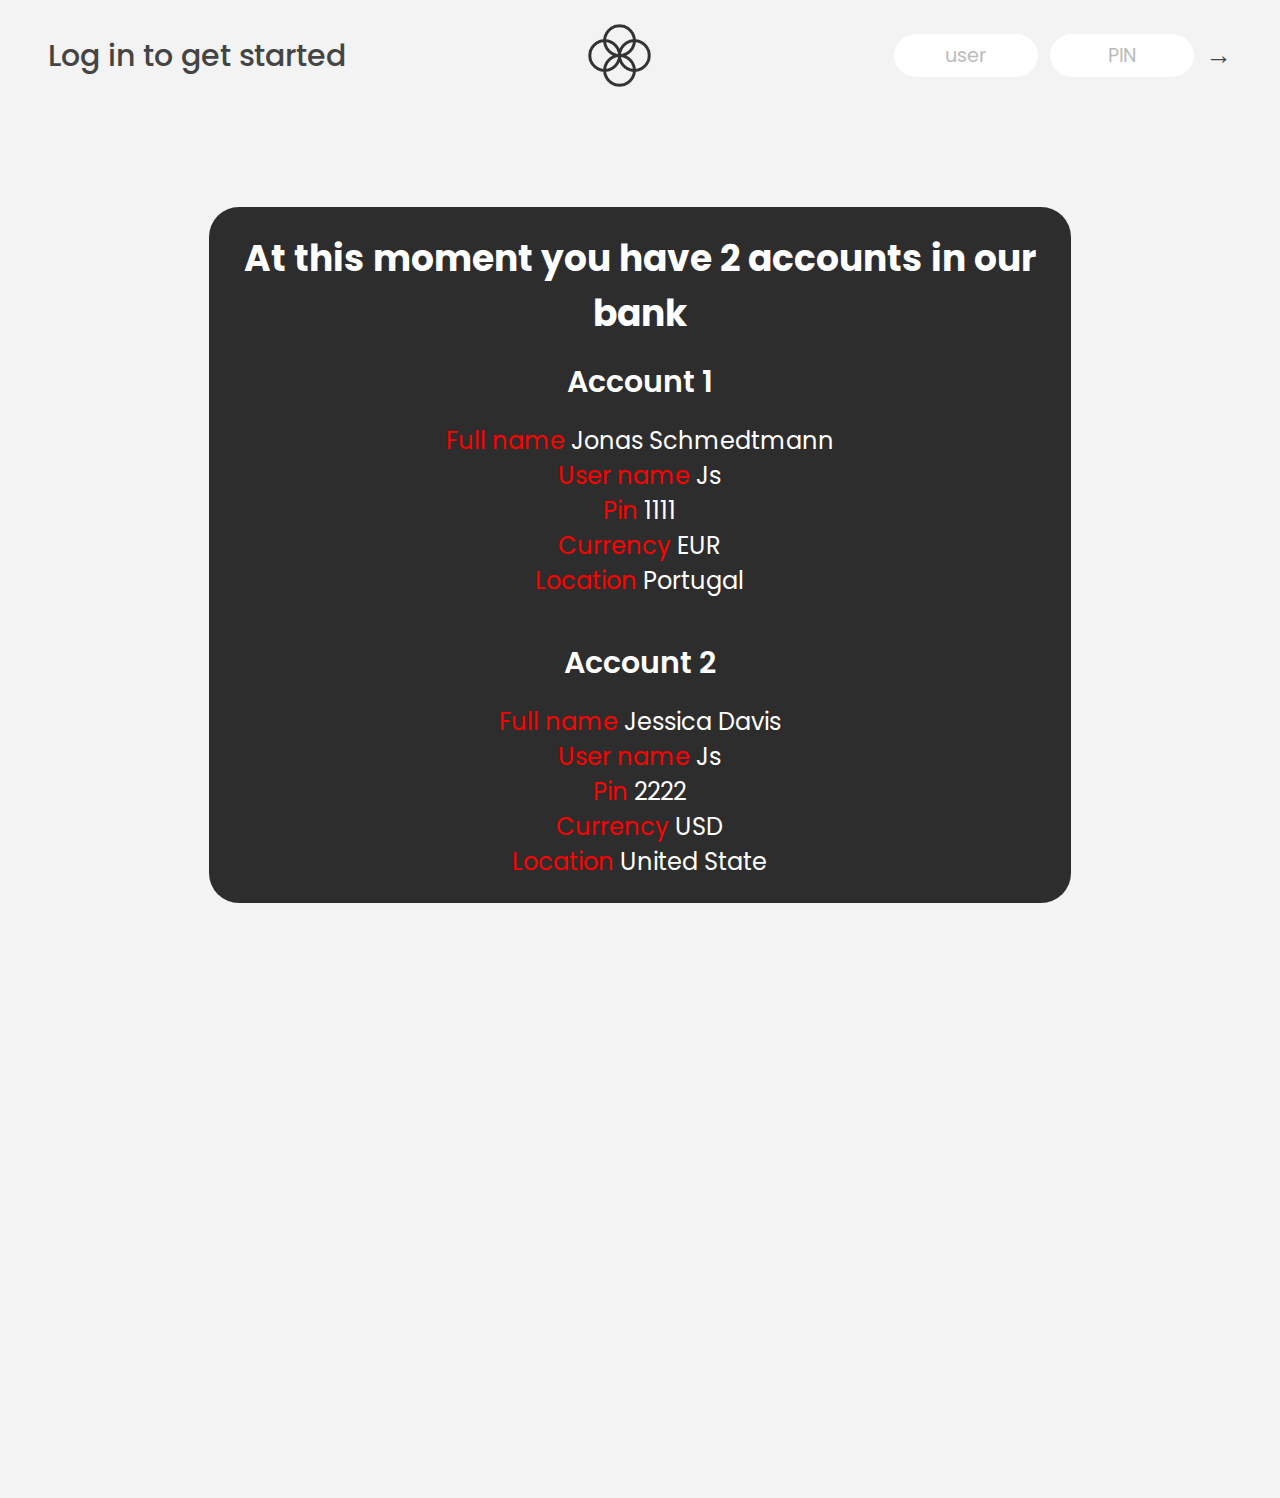
<file: JavaScript Sites/3.BankList/index.html>
<!DOCTYPE html>
<html lang="en">
  <head>
    <meta charset="UTF-8" />
    <meta name="viewport" content="width=device-width, initial-scale=1.0" />
    <meta http-equiv="X-UA-Compatible" content="ie=edge" />
    <link rel="shortcut icon" type="image/png" href="/icon.png" />

    <link
      href="https://fonts.googleapis.com/css?family=Poppins:400,500,600&display=swap"
      rel="stylesheet"
    />

    <link rel="stylesheet" href="style.css" />
    <title>Bankist</title>
  </head>
  <body>
    <!-- TOP NAVIGATION -->
    <nav>
      <p class="welcome">Log in to get started</p>
      <img src="logo.png" alt="Logo" class="logo" />
      <form class="login">
        <input
          type="text"
          placeholder="user"
          class="login__input login__input--user"
        />
        <!-- In practice, use type="password" -->
        <input
          type="text"
          placeholder="PIN"
          maxlength="4"
          class="login__input login__input--pin"
        />
        <button class="login__btn">&rarr;</button>
      </form>
    </nav>

    <!-- Intro -->
    <div class="intro">
      <div class="container">
        <h1>At this moment you have 2 accounts in our bank</h1>
      <div class="account1">
        <h2>Account 1</h2>
        <p><span>Full name</span> Jonas Schmedtmann</p>
        <p><span>User name</span> Js</p>
        <p><span>Pin</span> 1111</p>
        <p><span>Currency</span> EUR </p>
        <p><span>Location</span> Portugal</p>
      </div>
      <div class="account2">
        <h2>Account 2</h2>
        <p><span>Full name</span> Jessica Davis</p>
        <p><span>User name</span> Js</p>
        <p><span>Pin</span> 2222</p>
        <p><span>Currency</span> USD </p>
        <p><span>Location</span> United State</p>
      </div>
      </div>
    </div>

    <main class="app">
      <!-- BALANCE -->
      <div class="balance">
        <div>
          <p class="balance__label">Current balance</p>
          <p class="balance__date">
            <span class="date">05/03/2037</span>
          </p>
        </div>
        <p class="balance__value">0000€</p>
      </div>

      <!-- MOVEMENTS -->
      <div class="movements">
        <div class="movements__row">
          <div class="movements__type movements__type--deposit">2 deposit</div>
          <div class="movements__date">3 days ago</div>
          <div class="movements__value">4 000€</div>
        </div>
        <div class="movements__row">
          <div class="movements__type movements__type--withdrawal">
            1 withdrawal
          </div>
          <div class="movements__date">24/01/2037</div>
          <div class="movements__value">-378€</div>
        </div>
      </div>

      <!-- SUMMARY -->
      <div class="summary">
        <p class="summary__label">In</p>
        <p class="summary__value summary__value--in">0000€</p>
        <p class="summary__label">Out</p>
        <p class="summary__value summary__value--out">0000€</p>
        <p class="summary__label">Interest</p>
        <p class="summary__value summary__value--interest">0000€</p>
        <button class="btn--sort">&downarrow; SORT</button>
      </div>

      <!-- OPERATION: TRANSFERS -->
      <div class="operation operation--transfer">
        <h2>Transfer money</h2>
        <form class="form form--transfer">
          <input type="text" class="form__input form__input--to" />
          <input type="number" class="form__input form__input--amount" />
          <button class="form__btn form__btn--transfer">&rarr;</button>
          <label class="form__label">Transfer to</label>
          <label class="form__label">Amount</label>
        </form>
      </div>

      <!-- OPERATION: LOAN -->
      <div class="operation operation--loan">
        <h2>Request loan</h2>
        <form class="form form--loan">
          <input type="number" class="form__input form__input--loan-amount" />
          <button class="form__btn form__btn--loan">&rarr;</button>
          <label class="form__label form__label--loan">Amount</label>
        </form>
      </div>

      <!-- OPERATION: CLOSE -->
      <div class="operation operation--close">
        <h2>Close account</h2>
        <form class="form form--close">
          <input type="text" class="form__input form__input--user" />
          <input
            type="password"
            maxlength="6"
            class="form__input form__input--pin"
          />
          <button class="form__btn form__btn--close">&rarr;</button>
          <label class="form__label">Confirm user</label>
          <label class="form__label">Confirm PIN</label>
        </form>
      </div>

      <!-- LOGOUT TIMER -->
      <p class="logout-timer">
        You will be logged out in <span class="timer">05:00</span>
      </p>
    </main>

    <!-- <footer>
      &copy; by Jonas Schmedtmann. Don't claim as your own :)
    </footer> -->

    <script src="script.js"></script>
  </body>
</html>
</file>
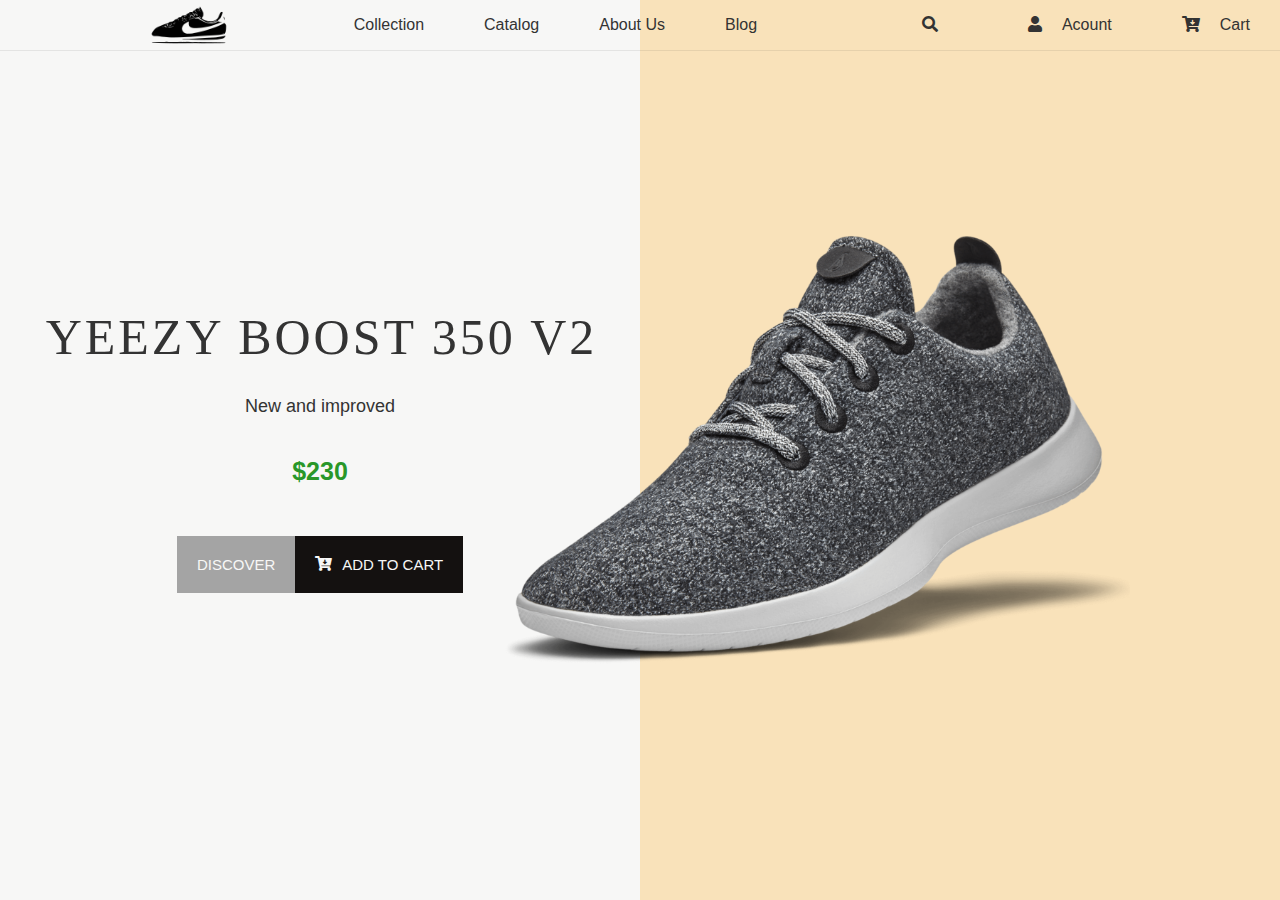
<file: Landing Pages/addidas/index.html>
<!DOCTYPE html>
<html lang="en">
<head>
    <meta charset="UTF-8">
    <meta name="viewport" content="width=device-width, initial-scale=1.0">
    <title>Shop landing page</title>
    <link rel="stylesheet" href="style.css">
    <link rel="stylesheet" href="https://use.fontawesome.com/releases/v5.15.1/css/all.css">
</head>
<body>
    <header>
        <div class="menu-toggle">
            <i class="fas fa-bars"></i>
        </div>
        <div class="overlay"></div>

        <nav>
            <i class="fas fa-times"></i>
            <div class="logo">
                <img src="logo.png" alt="papuci">
            </div>

            <div class="nav-middle">
                <ul>
                    <li><a href="#">Collection</a></li>
                    <li><a href="#">Catalog</a></li>
                    <li><a href="#">About Us</a></li>
                    <li><a href="#">Blog</a></li>

                </ul>
            </div>

            <div class="nav-right">
                <ul>
                    <li><a href="#"><i class="fas fa-search"></i></a></li>
                    <li><a href="#"><i class="fas fa-user"></i>Acount</a></li>
                    <li><a href="#"><i class="fas fa-cart-arrow-down"></i>Cart</a></li>
                </ul>
            </div>
        </nav>

        <div class="main">
            <div class="tone-1">
                <div class="product-info">
                    <h1>YEEZY BOOST 350 V2</h1>
                    <p>New and improved</p>
                    <h2>$230</h2>
                    <div class="info-btns">
                        <a href="#" class="btn discover-btn">DISCOVER</a>
                        <a href="#" class="btn cart-btn">
                            <i class="fas fa-cart-arrow-down"></i>
                            ADD TO CART</a>
                    </div>
                </div>
            </div>

            <div class="tone-2">
                <img src="nike3.png" alt="shoe">
            </div>
        </div>
    </header>
    


    <script src="https://ajax.googleapis.com/ajax/libs/jquery/3.5.1/jquery.min.js"></script>
    <script src="main.js"></script>
</body>
</html>
</file>
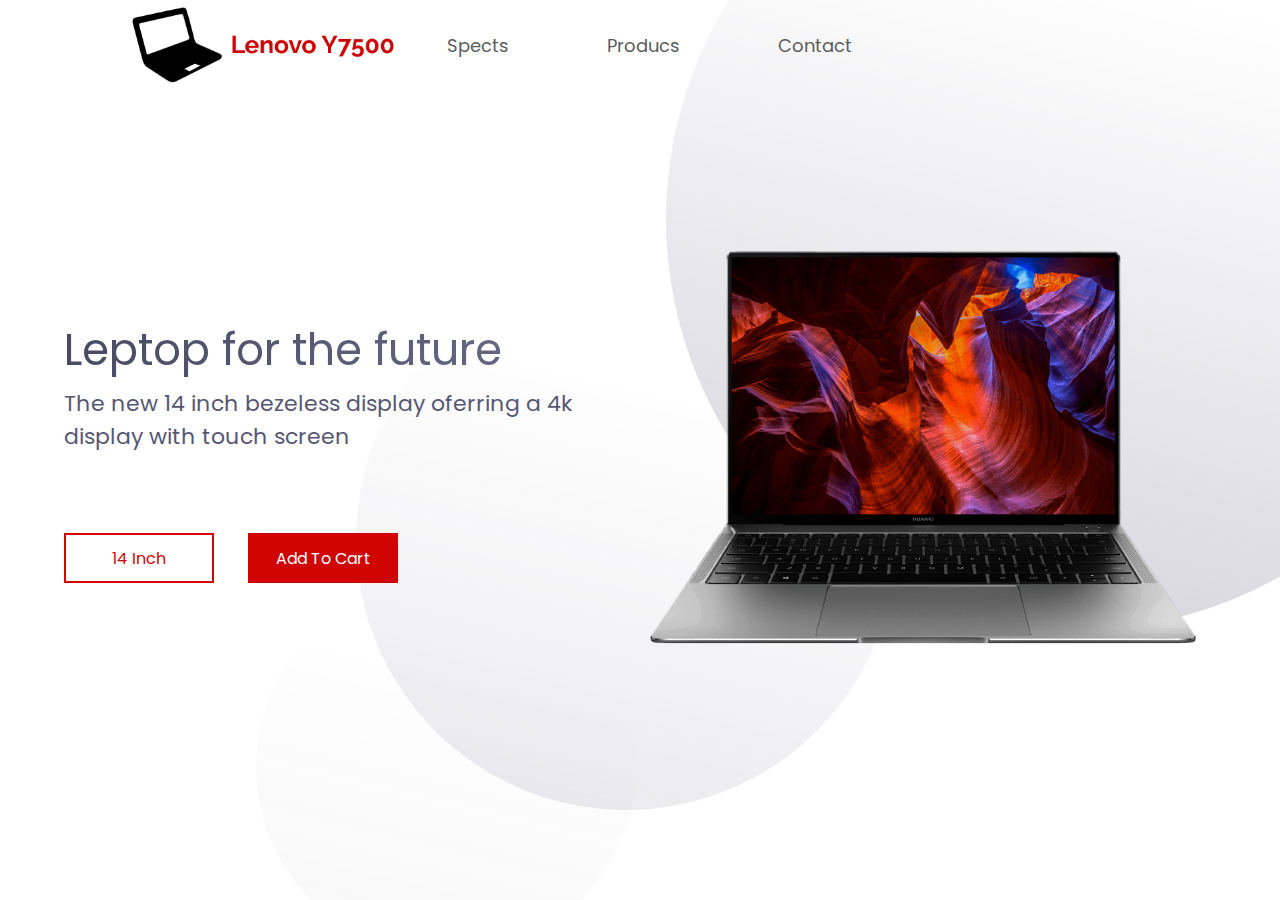
<file: Landing Pages/LEPTOP PRODUS/index.html>
<!DOCTYPE html>
<html lang="en"> 

<head>
    <meta charset="UTF-8"/>
    <meta name="viewport" content="width=device-width, initial-scale=1.0"/>
    <meta http-equiv="X-UA-Compatible" content="ie=edge"/>
    <link 
    href="https://fonts.googleapis.com/css2?family=Poppins:ital,wght@0,500;1,400&display=swap"
     rel="stylesheet">
    <link  rel="stylesheet" type="text/css" href="css.css"/>
    <title>Lenovo - Y7500</title>

    <!-- fond Awsome -->
    <link rel="stylesheet" href="https://use.fontawesome.com/releases/v5.15.3/css/all.css" integrity="sha384-SZXxX4whJ79/gErwcOYf+zWLeJdY/qpuqC4cAa9rOGUstPomtqpuNWT9wdPEn2fk" crossorigin="anonymous">
</head>

<body>
    <header>
        <div class="logo-container">
            <img src="logo.png" class="logo">
        </div>
        <nav>
            <ul class="nav-links">
                <li><a href="#" class="nav-link"> Spects</a></li>
                <li><a href="#" class="nav-link"> Producs</a></li>
                <li><a href="#" class="nav-link"> Contact</a></li>
            </ul>
        </nav>
        <div class="cart">
            <i class="fas fa-cart-arrow-down fa-2x"></i>
        </div>

    </header>
    <main>
        <section class="presentation">
            <div class="introduction">
                <div class="intro-text">
                    <h1>Leptop for the future</h1>
                    <p> The new 14 inch bezeless 
                        display oferring a 4k display with touch screen</p>
                </div>
                <div class="cta">
                    <button class="cta-selected">14 Inch</button>
                    <button class="cta-add">Add To Cart</button>
                </div>
            </div>

            <div class="cover">
                <img src="lep.png" alt="Leptop">
            </div>

        </section>

        <img class="big-circle" src="big-eclipse.svg" alt="">
        <img class="medium-circle" src="mid-eclipse.svg" alt="">
        <img class="small-circle" src="small-eclipse.svg" alt="">
    </main>
</body>

</html>
</file>
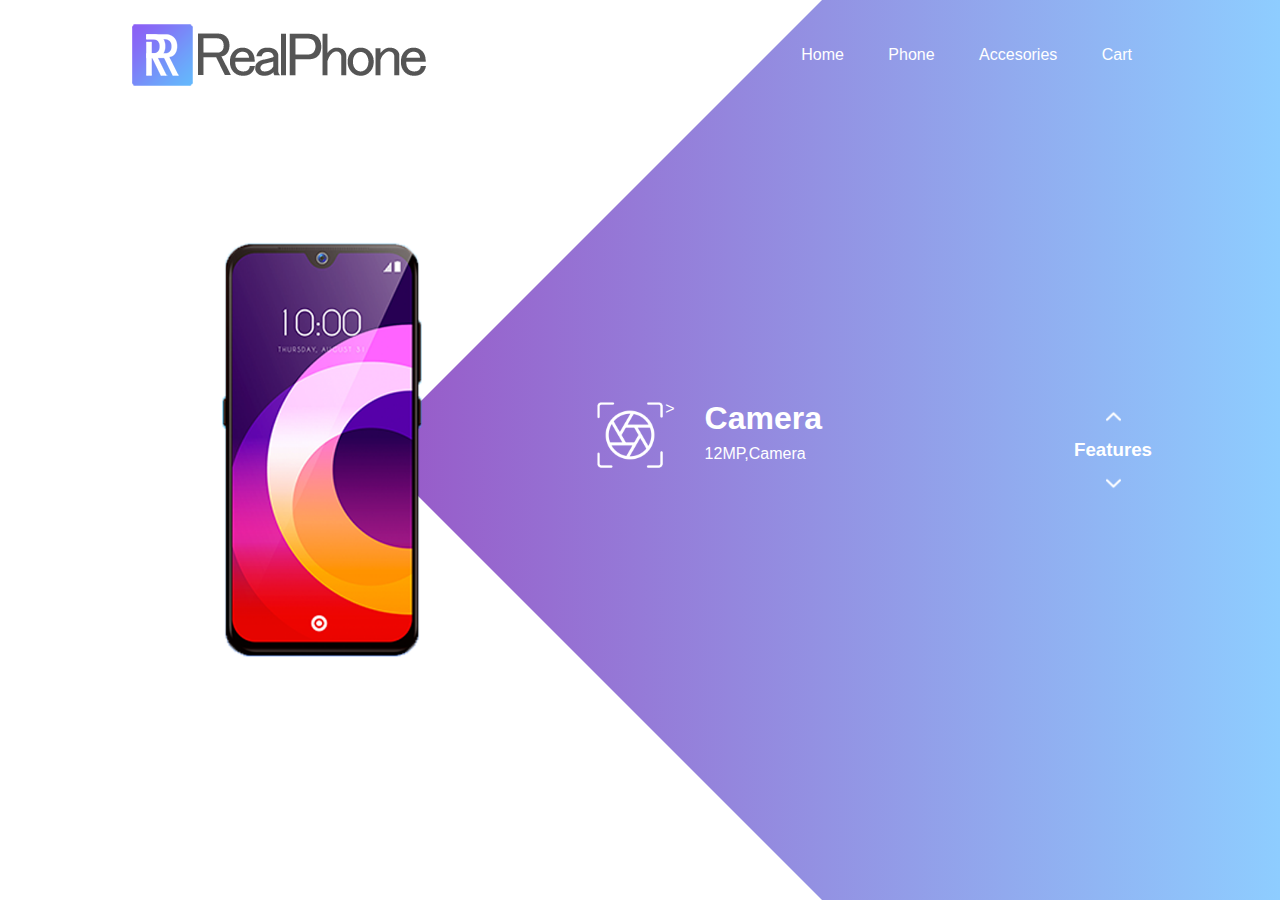
<file: Landing Pages/Phone/index.html>
<html>

    <head>
            <title>TUTORIAL2</title>
            <link rel="stylesheet" href="css.css">
    </head>
    <body>
        <div class="main">
            <nav>
                    <div class="logo">
                        <img src="images/logo.png">
                    </div>
                    <div class="nav-links">
                        <ul>
                                <li><a href="#">Home</a></li>
                                <li><a href="#">Phone</a></li>
                                <li><a href="#">Accesories</a></li>
                                <li><a href="#">Cart</a></li>
                        </ul>
                    </div>
            </nav>

             <div class="information">
                 <div class="overlay"></div>
                <img src="images/mobile.png" class="mobile">
                    <div id="circle">
                        <div class="feature one">
                            <img src="images/camera.png">
                            ><div>
                                    <h1>Camera</h1>
                                    <p>12MP,Camera</p>
                            </div>
                        </div>

                        <div class="feature two">
                            <img src="images/processor.png">
                            ><div>
                                <h1>Processor</h1>
                                <p>Octa-core</p>
                            </div>
                        </div>

                        <div class="feature three">
                            <img src="images/display.png">
                            ><div>
                                <h1>Dispaly</h1>
                                <p>6.5" Mini-Drop</p>
                            </div>
                        </div>

                        <div class="feature four">
                            <img src="images/battery.png">
                            ><div>
                                <h1>Battery</h1>
                                <p>5000mAh,720 H</p>
                            </div>
                        </div>
                    </div>
                </div>  
        
        
        
        <div class="controls">
            <img src="images/arrow.png" id="upBtn">
            <h3>Features</h3>
            <img src="images/arrow.png"id="downBtn">
        </div>
        
        </div>

        <script>
            var circle=document.getElementById("circle");
            var upBtn=document.getElementById("upBtn");
            var downBtn=document.getElementById("downBtn");

            var rotateValue=circle.style.transform;
            var rotateSum;

            upBtn.onclick=function()
            {
                rotateSum=rotateValue + "rotate(-90deg)";
                circle.style.transform=rotateSum;
                rotateValue=rotateSum;
            }

            downBtn.onclick=function()
            {
                rotateSum=rotateValue + "rotate(90deg)";
                circle.style.transform=rotateSum;
                rotateValue=rotateSum;
            }
        </script>


    </body>
</html>
</file>
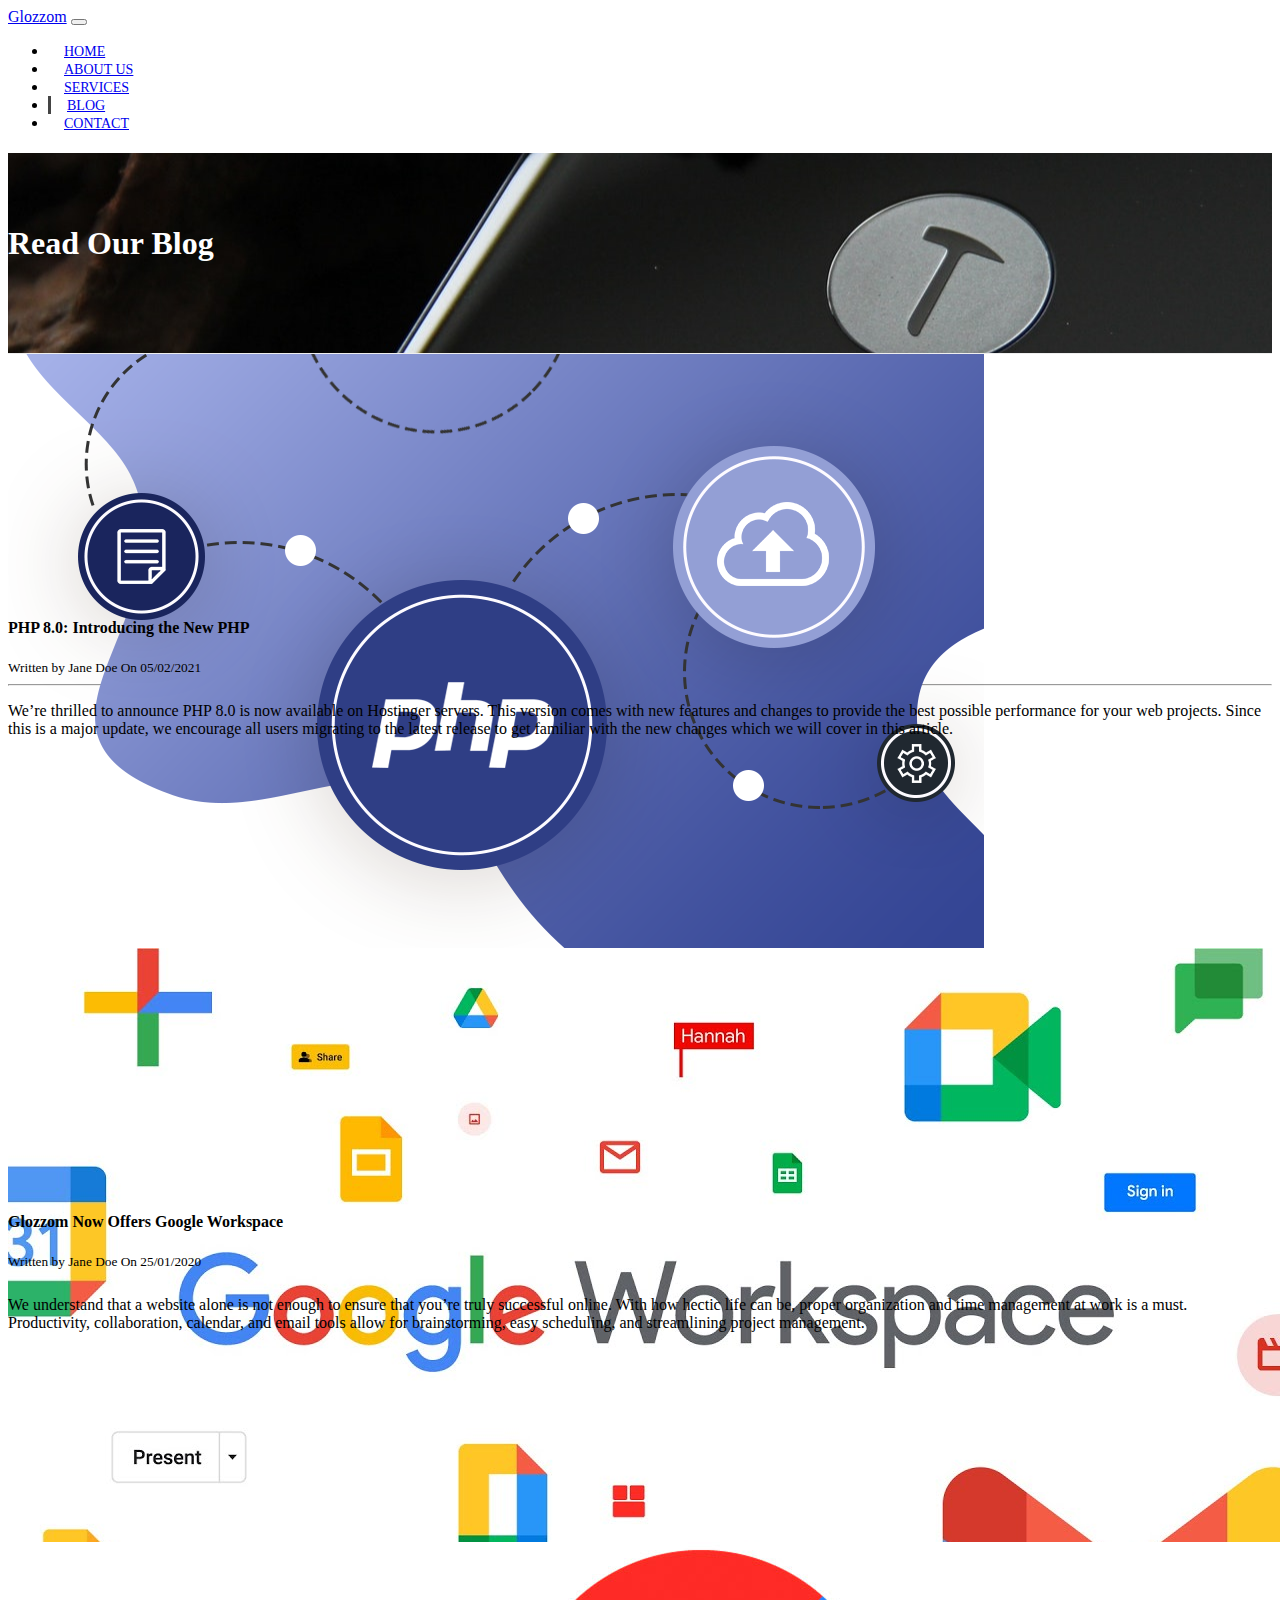
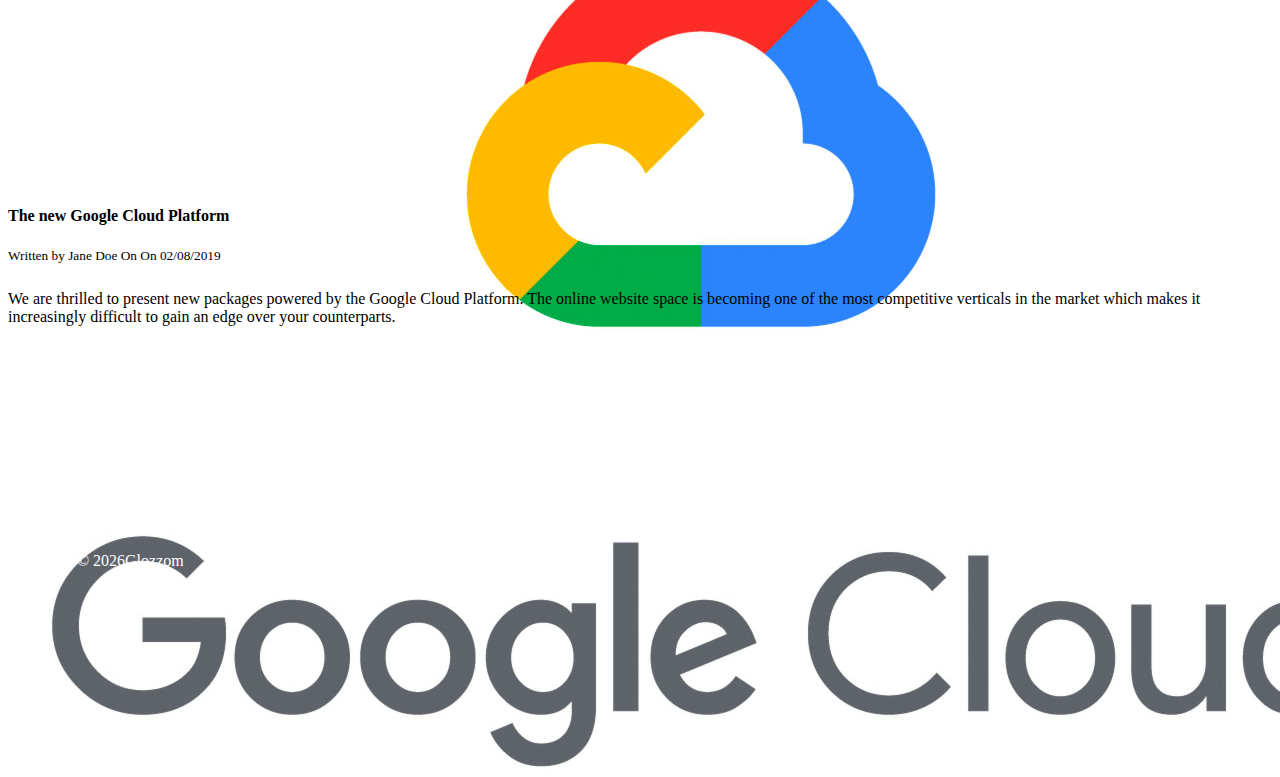
<file: BOOTSTRAP SITES/3.Glozzom site/blog.html>
<!DOCTYPE html>
<html lang="en">

<head>

  <title>Glozzom Personal Blog</title>
  <meta charset="UTF-8">
  <meta name="viewport" content="width=device-width, initial-scale=1.0">
  <meta http-equiv="X-UA-Compatible" content="ie=edge">
  <link rel="stylesheet" href="https://use.fontawesome.com/releases/v5.0.13/css/all.css"
    integrity="sha384-DNOHZ68U8hZfKXOrtjWvjxusGo9WQnrNx2sqG0tfsghAvtVlRW3tvkXWZh58N9jp" crossorigin="anonymous">
  <link rel="stylesheet" href="https://stackpath.bootstrapcdn.com/bootstrap/4.1.1/css/bootstrap.min.css"
    integrity="sha384-WskhaSGFgHYWDcbwN70/dfYBj47jz9qbsMId/iRN3ewGhXQFZCSftd1LZCfmhktB" crossorigin="anonymous">
  <link rel="stylesheet" href="css/style.css">
</head>


<body>
  <!-- START HERE -->
  <nav class="navbar navbar-expand-sm navbar-dark bg-dark">
    <div class="container">
      <!-- brand icon -->
      <a href="index.html" class="navbar-brand">Glozzom</a>
      <!-- buton nav mobile -->
      <button class="navbar-toggler" data-toggle="collapse" data-target="#navbarCollapse">
        <span class="navbar-toggler-icon"></span>
      </button>

      <!-- legatura cu buttonul si navbar-ul -->
      <div class="collapse navbar-collapse" id="navbarCollapse">
        <ul class="navbar-nav ml-auto">
          <li class="nav-item">
            <a href="index.html" class="nav-link">Home</a>
          </li>
          <li class="nav-item">
            <a href="about.html" class="nav-link">About Us</a>
          </li>
          <li class="nav-item">
            <a href="services.html" class="nav-link">Services</a>
          </li>
          <li class="nav-item active">
            <a href="blog.html" class="nav-link">Blog</a>
          </li>
          <li class="nav-item">
            <a href="contact.html" class="nav-link">Contact</a>
          </li>
        </ul>
      </div>
    </div>
  </nav>

  <!-- Page Header -->
  <header class="" id="page-header">
    <div class="container">
      <div class="row">
        <div class="col-md-6 m-auto text-center">
          <h1>Read Our Blog</h1>
        </div>
      </div>
    </div>
  </header>
  <!-- Blog Section -->
  <section id="blog" class="py-5">
    <div class="container">
      <div class="row">
        <div class="col">
          <div class="card-columns">
            <div class="card blog-card m-0">
              <div class="img-100">
                <img src="img/php.png" class="img-fluid card-img-top ">
              </div>
              <div class="card-body">
                <h4 class="card-title">PHP 8.0: Introducing the New PHP</h4>
                <small class="text-muted">Written by Jane Doe On 05/02/2021</small>
                <hr>
                <p class="card-text">We’re thrilled to announce PHP 8.0 is now available on Hostinger servers. This
                  version comes with new features and changes to provide the best possible performance for your web
                  projects.

                  Since this is a major update, we encourage all users migrating to the latest release to get familiar
                  with the new changes which we will cover in this article. </p>
              </div>
            </div>

            <div class="card blog-card m-0">
              <div class="img-100">
                <img src="img/google.jpg" alt="" class="img-fluid card-img-top">
              </div>
              <div class="card-body">
                <h4 class="card-title">Glozzom Now Offers Google Workspace</h4>
                <small class="text-muted">Written by Jane Doe On 25/01/2020</small>
                <hr>
                <p class="card-text">We understand that a website alone is not enough to ensure that you’re truly
                  successful online. With how hectic life can be, proper organization and time management at work is a
                  must.

                  Productivity, collaboration, calendar, and email tools allow for brainstorming, easy scheduling, and
                  streamlining project management.
                </p>
              </div>
            </div>

            <div class="card blog-card m-0">
              <div class="img-100">
                <img src="img/google-could.jpg" alt="" class="img-fluid card-img-top">
              </div>
              <div class="card-body">
                <h4 class="card-title">The new Google Cloud Platform</h4>
                <small class="text-muted">Written by Jane Doe On On 02/08/2019</small>
                <hr>
                <p class="card-text">We are thrilled to present new packages powered by the Google Cloud Platform.

                  The online website space is becoming one of the most competitive verticals in the market which makes
                  it increasingly difficult to gain an edge over your counterparts.</p>
              </div>
            </div>
          </div>
        </div>
      </div>
    </div>
  </section>

  <!-- FOOTER -->
  <footer id="main-footer" class="text-center p-4">
    <div class="container">
      <div class="row">
        <div class="col">
          <p class="m-0">Copyright &copy; <span id="year"></span>Glozzom </p>
        </div>
      </div>
    </div>
  </footer>




  <script src="http://code.jquery.com/jquery-3.3.1.min.js"
    integrity="sha256-FgpCb/KJQlLNfOu91ta32o/NMZxltwRo8QtmkMRdAu8=" crossorigin="anonymous"></script>
  <script src="https://cdnjs.cloudflare.com/ajax/libs/popper.js/1.14.3/umd/popper.min.js"
    integrity="sha384-ZMP7rVo3mIykV+2+9J3UJ46jBk0WLaUAdn689aCwoqbBJiSnjAK/l8WvCWPIPm49"
    crossorigin="anonymous"></script>
  <script src="https://stackpath.bootstrapcdn.com/bootstrap/4.1.1/js/bootstrap.min.js"
    integrity="sha384-smHYKdLADwkXOn1EmN1qk/HfnUcbVRZyYmZ4qpPea6sjB/pTJ0euyQp0Mk8ck+5T"
    crossorigin="anonymous"></script>

  <script>
    // Get the current year for the copyright
    $('#year').text(new Date().getFullYear());
  </script>

</body>

</html>
</file>
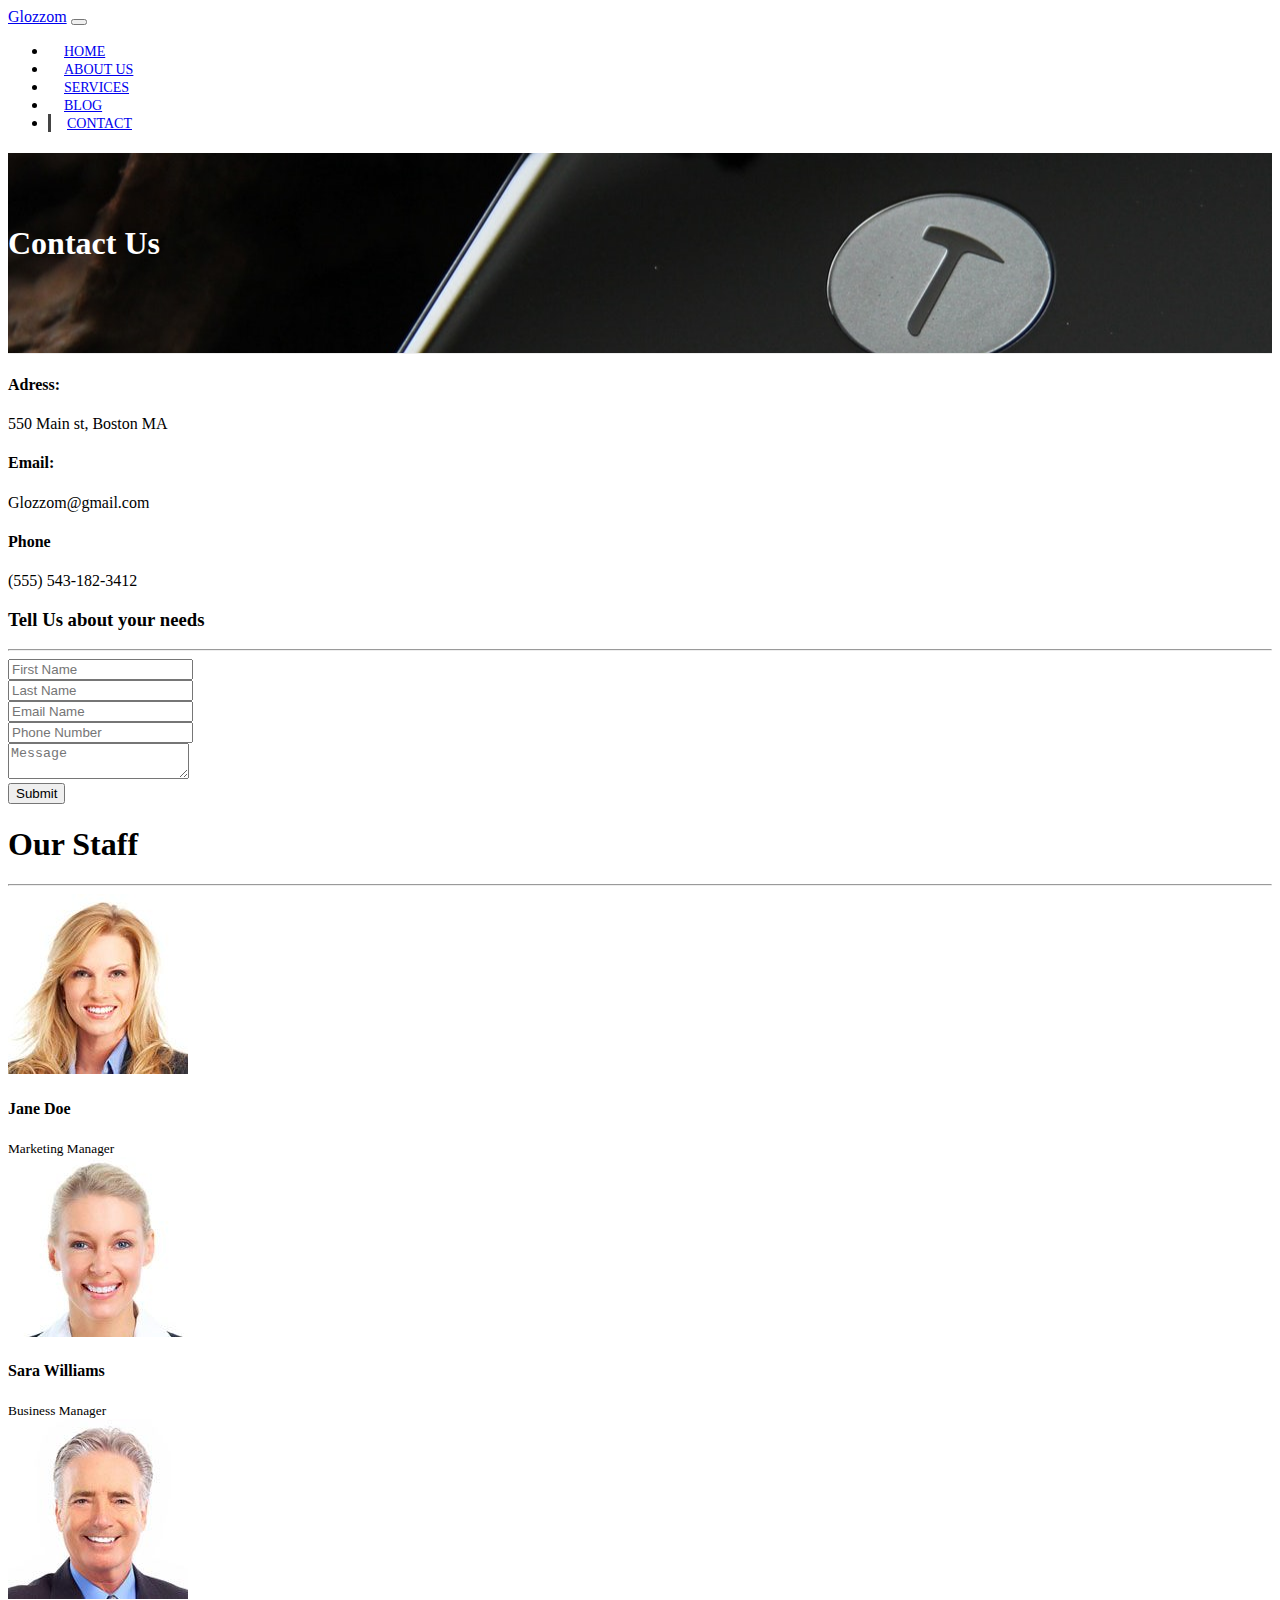
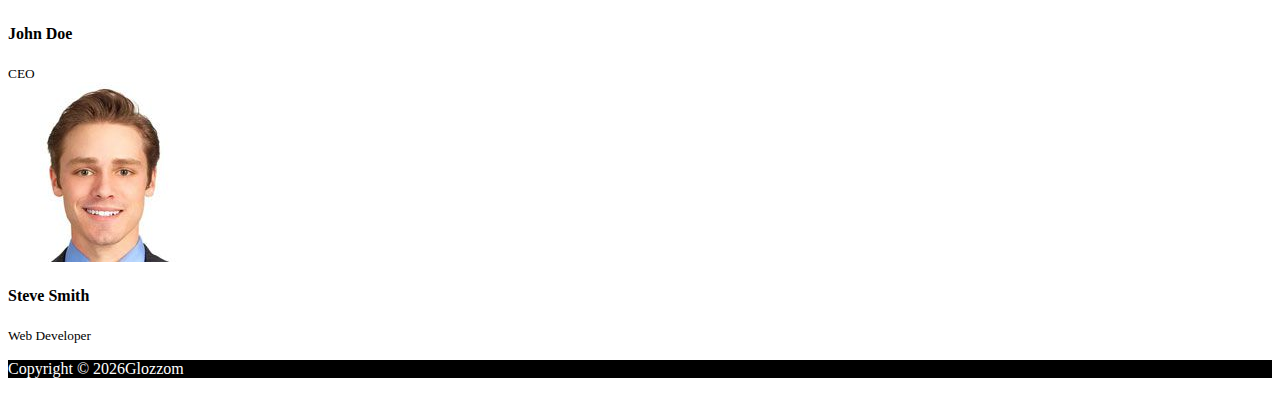
<file: BOOTSTRAP SITES/3.Glozzom site/contact.html>
<!DOCTYPE html>
<html lang="en">

<head>

  <title>Glozzom Personal Contact</title>
  <meta charset="UTF-8">
  <meta name="viewport" content="width=device-width, initial-scale=1.0">
  <meta http-equiv="X-UA-Compatible" content="ie=edge">
  <link rel="stylesheet" href="https://use.fontawesome.com/releases/v5.0.13/css/all.css"
    integrity="sha384-DNOHZ68U8hZfKXOrtjWvjxusGo9WQnrNx2sqG0tfsghAvtVlRW3tvkXWZh58N9jp" crossorigin="anonymous">
  <link rel="stylesheet" href="https://stackpath.bootstrapcdn.com/bootstrap/4.1.1/css/bootstrap.min.css"
    integrity="sha384-WskhaSGFgHYWDcbwN70/dfYBj47jz9qbsMId/iRN3ewGhXQFZCSftd1LZCfmhktB" crossorigin="anonymous">
  <link rel="stylesheet" href="css/style.css">
</head>


<body>
  <!-- START HERE -->
  <nav class="navbar navbar-expand-sm navbar-dark bg-dark">
    <div class="container">
      <!-- brand icon -->
      <a href="index.html" class="navbar-brand">Glozzom</a>
      <!-- buton nav mobile -->
      <button class="navbar-toggler" data-toggle="collapse" data-target="#navbarCollapse">
        <span class="navbar-toggler-icon"></span>
      </button>

      <!-- legatura cu buttonul si navbar-ul -->
      <div class="collapse navbar-collapse" id="navbarCollapse">
        <ul class="navbar-nav ml-auto">
          <li class="nav-item">
            <a href="index.html" class="nav-link">Home</a>
          </li>
          <li class="nav-item">
            <a href="about.html" class="nav-link">About Us</a>
          </li>
          <li class="nav-item">
            <a href="services.html" class="nav-link">Services</a>
          </li>
          <li class="nav-item">
            <a href="blog.html" class="nav-link">Blog</a>
          </li>
          <li class="nav-item active">
            <a href="contact.html" class="nav-link">Contact</a>
          </li>
        </ul>
      </div>
    </div>
  </nav>

  <!-- Page Header -->
  <header class="" id="page-header">
    <div class="container">
      <div class="row">
        <div class="col-md-6 m-auto text-center">
          <h1>Contact Us</h1>
        </div>
      </div>
    </div>
  </header>

  <!-- Contact Section -->
  <section id="contact" class="py-3">
    <div class="container py-4">
      <div class="row border border">
        <div class="col-md-4 border-right p-4 d-flex flex-column justify-content-center align-items-center">
          <h4>Adress: </h4>
          <p>550 Main st, Boston MA</p>
          <h4>Email:</h4>
          <p>Glozzom@gmail.com</p>
          <h4>Phone</h4>
          <p>(555) 543-182-3412</p>
        </div>
        <div class="col-md-8 p-4 ">
          <h3 class="text-center">Tell Us about your needs</h3>
          <hr>
          <div class="row">
            <div class="col-md-6">
              <div class="form-group">
                <input type="text" class="form-control" placeholder="First Name">
              </div>
            </div>
            <div class="col-md-6">
              <div class="form-group">
                <input type="text" class="form-control" placeholder="Last Name">
              </div>
            </div>
            <div class="col-md-6">
              <div class="form-group">
                <input type="text" class="form-control" placeholder="Email Name">
              </div>
            </div>
            <div class="col-md-6">
              <div class="form-group">
                <input type="text" class="form-control" placeholder="Phone Number">
              </div>
            </div>
          </div>
          <div class="row">
            <div class="col-md-12">
              <div class="form-group">
                <textarea class="form-control" placeholder="Message"></textarea>
              </div>
            </div>
            <div class="col-md-12">
              <div class="form-group">
                <input type="submit" value="Submit" class="btn btn-outline-danger btn-block">
              </div>
            </div>
          </div>
        </div>
      </div>
    </div>
  </section>

  <!-- Staff section -->

  <section id="staff" class="py-5 text-center bg-dark text-white">
    <div class="container">
      <h1>Our Staff</h1>
      <hr>
      <div class="row">
        <div class="col-md-3">
          <img src="img/person1.jpg" alt="" class="img-fluid rounded-circle mb-2">
          <h4>Jane Doe</h4>
          <small>Marketing Manager</small>
        </div>
        <div class="col-md-3">
          <img src="img/person2.jpg" alt="" class="img-fluid rounded-circle mb-2">
          <h4>Sara Williams</h4>
          <small>Business Manager</small>
        </div>
        <div class="col-md-3">
          <img src="img/person3.jpg" alt="" class="img-fluid rounded-circle mb-2">
          <h4>John Doe</h4>
          <small>CEO</small>
        </div>
        <div class="col-md-3">
          <img src="img/person4.jpg" alt="" class="img-fluid rounded-circle mb-2">
          <h4>Steve Smith</h4>
          <small>Web Developer</small>
        </div>
      </div>
    </div>
  </section>
  <!-- FOOTER -->
  <footer id="main-footer" class="text-center p-4">
    <div class="container">
      <div class="row">
        <div class="col">
          <p class="m-0">Copyright &copy; <span id="year"></span>Glozzom </p>
        </div>
      </div>
    </div>
  </footer>



  <script src="http://code.jquery.com/jquery-3.3.1.min.js"
    integrity="sha256-FgpCb/KJQlLNfOu91ta32o/NMZxltwRo8QtmkMRdAu8=" crossorigin="anonymous"></script>
  <script src="https://cdnjs.cloudflare.com/ajax/libs/popper.js/1.14.3/umd/popper.min.js"
    integrity="sha384-ZMP7rVo3mIykV+2+9J3UJ46jBk0WLaUAdn689aCwoqbBJiSnjAK/l8WvCWPIPm49"
    crossorigin="anonymous"></script>
  <script src="https://stackpath.bootstrapcdn.com/bootstrap/4.1.1/js/bootstrap.min.js"
    integrity="sha384-smHYKdLADwkXOn1EmN1qk/HfnUcbVRZyYmZ4qpPea6sjB/pTJ0euyQp0Mk8ck+5T"
    crossorigin="anonymous"></script>

  <script>
    // Get the current year for the copyright
    $('#year').text(new Date().getFullYear());
  </script>

</body>

</html>
</file>
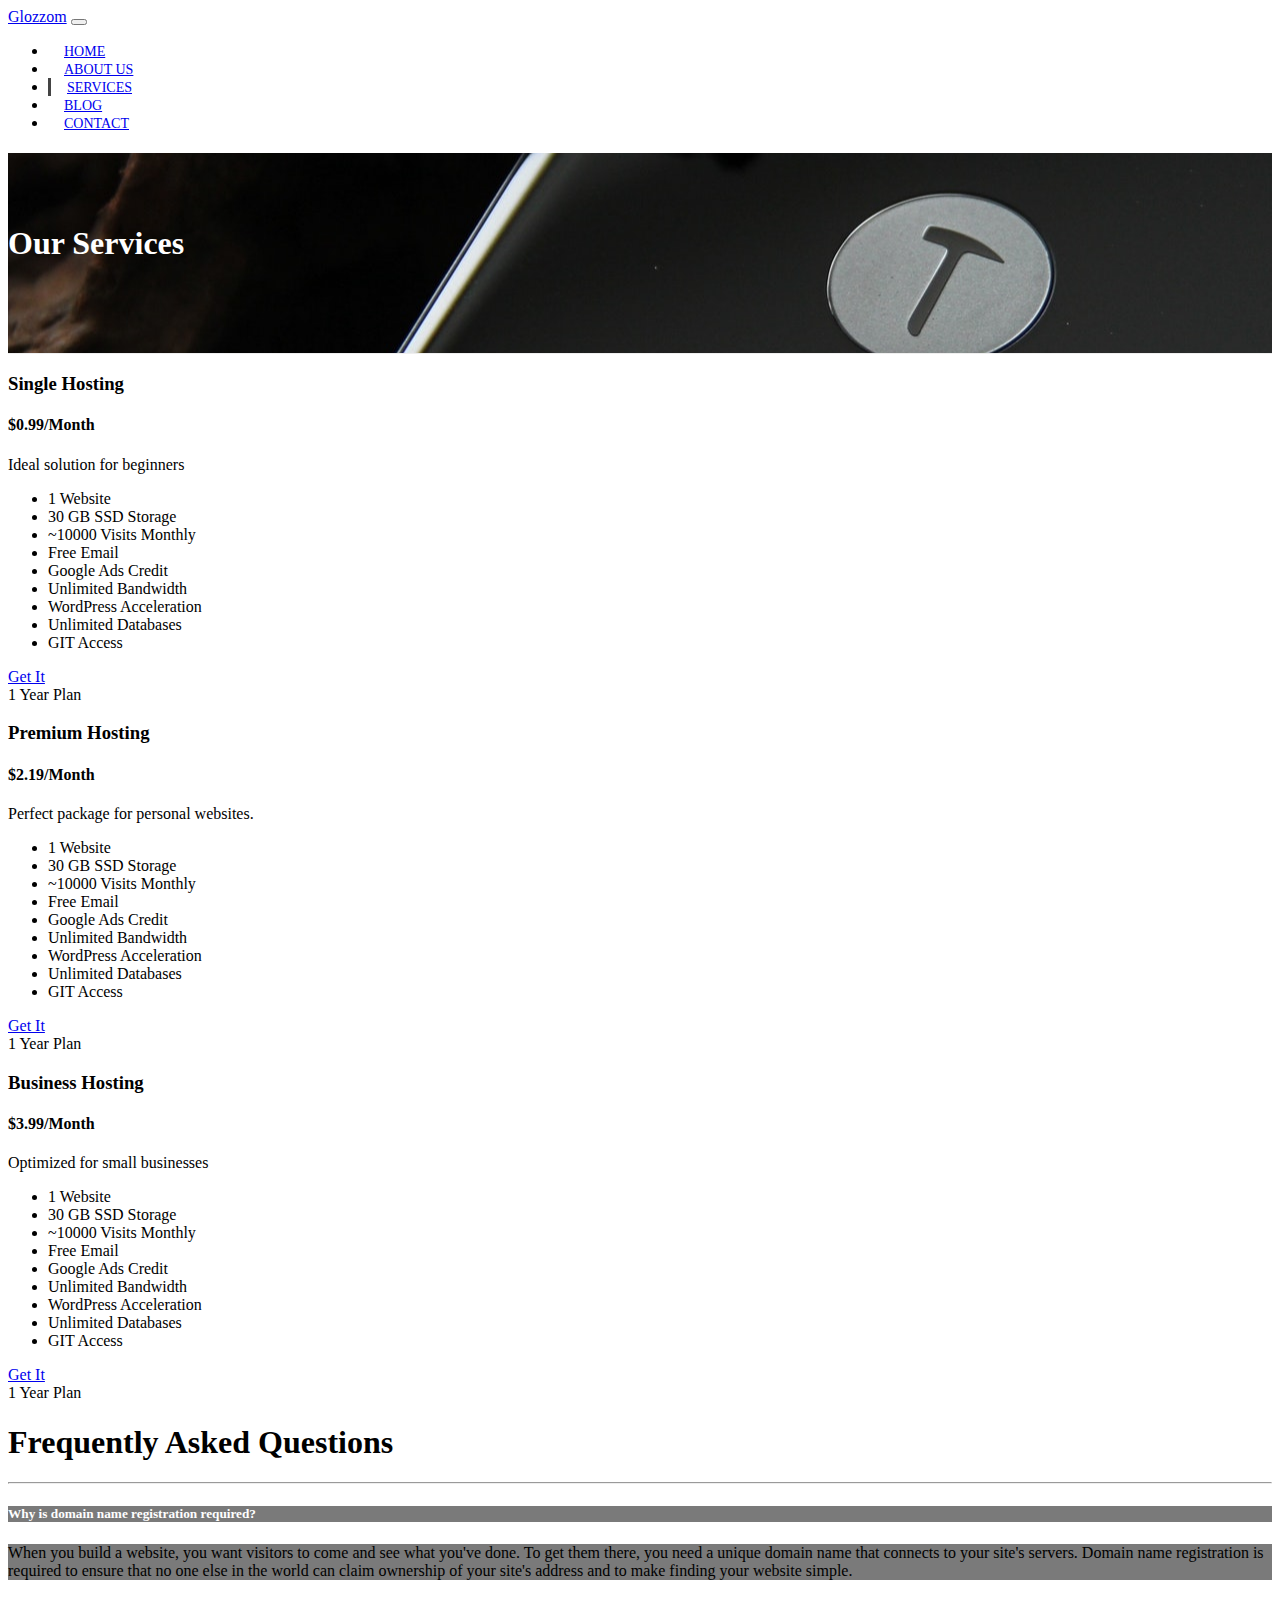
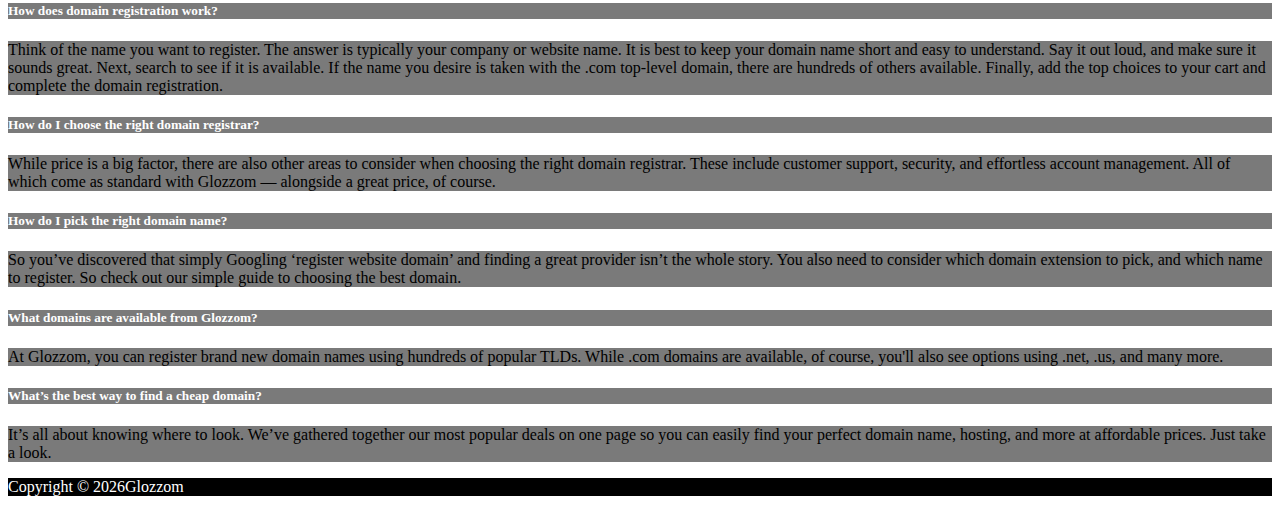
<file: BOOTSTRAP SITES/3.Glozzom site/services.html>
<!DOCTYPE html>
<html lang="en">

<head>

  <title>Glozzom Personal About</title>
  <meta charset="UTF-8">
  <meta name="viewport" content="width=device-width, initial-scale=1.0">
  <meta http-equiv="X-UA-Compatible" content="ie=edge">
  <link rel="stylesheet" href="https://use.fontawesome.com/releases/v5.0.13/css/all.css"
    integrity="sha384-DNOHZ68U8hZfKXOrtjWvjxusGo9WQnrNx2sqG0tfsghAvtVlRW3tvkXWZh58N9jp" crossorigin="anonymous">
  <link rel="stylesheet" href="https://stackpath.bootstrapcdn.com/bootstrap/4.1.1/css/bootstrap.min.css"
    integrity="sha384-WskhaSGFgHYWDcbwN70/dfYBj47jz9qbsMId/iRN3ewGhXQFZCSftd1LZCfmhktB" crossorigin="anonymous">
  <link rel="stylesheet" href="css/style.css">
</head>


<body>
  <!-- START HERE -->
  <nav class="navbar navbar-expand-sm navbar-dark bg-dark">
    <div class="container">
      <!-- brand icon -->
      <a href="index.html" class="navbar-brand">Glozzom</a>
      <!-- buton nav mobile -->
      <button class="navbar-toggler" data-toggle="collapse" data-target="#navbarCollapse">
        <span class="navbar-toggler-icon"></span>
      </button>

      <!-- legatura cu buttonul si navbar-ul -->
      <div class="collapse navbar-collapse" id="navbarCollapse">
        <ul class="navbar-nav ml-auto">
          <li class="nav-item">
            <a href="index.html" class="nav-link">Home</a>
          </li>
          <li class="nav-item">
            <a href="about.html" class="nav-link">About Us</a>
          </li>
          <li class="nav-item active">
            <a href="services.html" class="nav-link">Services</a>
          </li>
          <li class="nav-item">
            <a href="blog.html" class="nav-link">Blog</a>
          </li>
          <li class="nav-item">
            <a href="contact.html" class="nav-link">Contact</a>
          </li>
        </ul>
      </div>
    </div>
  </nav>

  <!-- Page Header -->
  <header class="" id="page-header">
    <div class="container">
      <div class="row">
        <div class="col-md-6 m-auto text-center">
          <h1>Our Services</h1>
        </div>
      </div>
    </div>
  </header>

  <!-- SERVICES SECTION -->
  <section id="services" class="py-5">
    <div class="container">
      <div class="row">
        <div class="col-md-4">
          <div class="card text-center">
            <div class="card-header bg-dark text-white">
              <h3>Single Hosting</h3>
            </div>
            <div class="card-body">
              <h4 class="card-title">$0.99/Month</h4>
              <p class="card-text">Ideal solution for beginners</p>
              <ul class="list-group">
                <li class="list-group-item">
                  <i class="fas fa-check green"></i> 1 Website
                </li>
                <li class="list-group-item">
                  <i class="fas fa-check green"></i> 30 GB SSD Storage
                </li>
                <li class="list-group-item">
                  <i class="fas fa-check green"></i> ~10000 Visits Monthly
                </li>
                <li class="list-group-item">
                  <i class="fas fa-check green"></i> Free Email
                </li>
                <li class="list-group-item">
                  <i class="fas fa-times red"></i> Google Ads Credit
                </li>
                <li class="list-group-item">
                  <i class="fas fa-times red"></i> Unlimited Bandwidth
                </li>
                <li class="list-group-item">
                  <i class="fas fa-times red"></i> WordPress Acceleration
                </li>
                <li class="list-group-item">
                  <i class="fas fa-times red"></i> Unlimited Databases
                </li>
                <li class="list-group-item">
                  <i class="fas fa-times red"></i> GIT Access
                </li>
              </ul>
              <a href="#" class="btn btn-danger btn-block mt-2">Get It</a>
            </div>
            <div class="card-footer text-muted">
              1 Year Plan
            </div>
          </div>
        </div>
        <div class="col-md-4">
          <div class="card text-center">
            <div class="card-header bg-dark text-white">
              <h3>Premium Hosting</h3>
            </div>
            <div class="card-body">
              <h4 class="card-title">$2.19/Month</h4>
              <p class="card-text">Perfect package for personal websites.</p>
              <ul class="list-group">
                <li class="list-group-item">
                  <i class="fas fa-check green"></i> 1 Website
                </li>
                <li class="list-group-item">
                  <i class="fas fa-check green"></i> 30 GB SSD Storage
                </li>
                <li class="list-group-item">
                  <i class="fas fa-check green"></i> ~10000 Visits Monthly
                </li>
                <li class="list-group-item">
                  <i class="fas fa-check green"></i> Free Email
                </li>
                <li class="list-group-item">
                  <i class="fas fa-check green"></i> Google Ads Credit
                </li>
                <li class="list-group-item">
                  <i class="fas fa-check green"></i> Unlimited Bandwidth
                </li>
                <li class="list-group-item">
                  <i class="fas fa-times red"></i> WordPress Acceleration
                </li>
                <li class="list-group-item">
                  <i class="fas fa-times red"></i> Unlimited Databases
                </li>
                <li class="list-group-item">
                  <i class="fas fa-times red"></i> GIT Access
                </li>
              </ul>
              <a href="#" class="btn btn-danger btn-block mt-2">Get It</a>
            </div>
            <div class="card-footer text-muted">
              1 Year Plan
            </div>
          </div>
        </div>
        <div class="col-md-4">
          <div class="card text-center">
            <div class="card-header bg-dark text-white">
              <h3>Business Hosting</h3>
            </div>
            <div class="card-body">
              <h4 class="card-title">$3.99/Month</h4>
              <p class="card-text">Optimized for small businesses</p>
              <ul class="list-group">
                <li class="list-group-item">
                  <i class="fas fa-check green"></i> 1 Website
                </li>
                <li class="list-group-item">
                  <i class="fas fa-check green"></i> 30 GB SSD Storage
                </li>
                <li class="list-group-item">
                  <i class="fas fa-check green"></i> ~10000 Visits Monthly
                </li>
                <li class="list-group-item">
                  <i class="fas fa-check green"></i> Free Email
                </li>
                <li class="list-group-item">
                  <i class="fas fa-check green"></i> Google Ads Credit
                </li>
                <li class="list-group-item">
                  <i class="fas fa-check green"></i> Unlimited Bandwidth
                </li>
                <li class="list-group-item">
                  <i class="fas fa-check green"></i> WordPress Acceleration
                </li>
                <li class="list-group-item">
                  <i class="fas fa-check green"></i> Unlimited Databases
                </li>
                <li class="list-group-item">
                  <i class="fas fa-check green"></i> GIT Access
                </li>
              </ul>
              <a href="#" class="btn btn-danger btn-block mt-2">Get It</a>
            </div>
            <div class="card-footer text-muted">
              1 Year Plan
            </div>
          </div>
        </div>
      </div>
    </div>
  </section>


  <!-- FAQ -->
  <section id="faq" class="p-5 bg-dark text-white">
    <div class="container">
      <h1 class="text-center pb-3">Frequently Asked Questions</h1>
      <hr>
      <div class="row">
        <div class="col-md-6">
          <div id="accordion">
            <div class="card">
              <div class="card-header">
                <h5 class="mb-0">
                  <a href="#collapseOne" data-toggle="collapse" data-parent="accordion">
                    Why is domain name registration required?
                  </a>
                </h5>
              </div>

              <div id="collapseOne" class="collapse">
                <div class="card-body">
                  When you build a website, you want visitors to come and see what you've done. To get them there, you
                  need a unique domain name that connects to your site's servers. Domain name registration is required
                  to ensure that no one else in the world can claim ownership of your site's address and to make finding
                  your website simple.
                </div>
              </div>
            </div>

            <div class="card">
              <div class="card-header">
                <h5 class="mb-0">
                  <a href="#collapseTwo" data-toggle="collapse" data-parent="accordion">
                    How does domain registration work?
                  </a>
                </h5>
              </div>

              <div id="collapseTwo" class="collapse">
                <div class="card-body">
                  Think of the name you want to register. The answer is typically your company or website name. It is
                  best to keep your domain name short and easy to understand. Say it out loud, and make sure it sounds
                  great. Next, search to see if it is available. If the name you desire is taken with the .com top-level
                  domain, there are hundreds of others available. Finally, add the top choices to your cart and complete
                  the domain registration.
                </div>
              </div>
            </div>

            <div class="card">
              <div class="card-header">
                <h5 class="mb-0">
                  <a href="#collapseThree" data-toggle="collapse" data-parent="accordion">
                    How do I choose the right domain registrar?
                  </a>
                </h5>
              </div>

              <div id="collapseThree" class="collapse">
                <div class="card-body">
                  While price is a big factor, there are also other areas to consider when choosing the right domain
                  registrar. These include customer support, security, and effortless account management. All of which
                  come as standard with Glozzom — alongside a great price, of course.
                </div>
              </div>
            </div>
          </div>
        </div>
        <div class="col-md-6">
          <div id="accordion">
            <div class="card">
              <div class="card-header">
                <h5 class="mb-0">
                  <a href="#collapseFour" data-toggle="collapse" data-parent="accordion">
                    How do I pick the right domain name?
                  </a>
                </h5>
              </div>

              <div id="collapseFour" class="collapse">
                <div class="card-body">
                  So you’ve discovered that simply Googling ‘register website domain’ and finding a great provider isn’t
                  the whole story. You also need to consider which domain extension to pick, and which name to register.
                  So check out our simple guide to choosing the best domain.
                </div>
              </div>
            </div>

            <div class="card">
              <div class="card-header">
                <h5 class="mb-0">
                  <a href="#collapseFive" data-toggle="collapse" data-parent="accordion">
                    What domains are available from Glozzom?
                  </a>
                </h5>
              </div>

              <div id="collapseFive" class="collapse">
                <div class="card-body">
                  At Glozzom, you can register brand new domain names using hundreds of popular TLDs. While .com domains
                  are available, of course, you'll also see options using .net, .us, and many more.
                </div>
              </div>
            </div>

            <div class="card">
              <div class="card-header">
                <h5 class="mb-0">
                  <a href="#collapseSix" data-toggle="collapse" data-parent="accordion">
                    What’s the best way to find a cheap domain?
                  </a>
                </h5>
              </div>

              <div id="collapseSix" class="collapse">
                <div class="card-body">
                  It’s all about knowing where to look. We’ve gathered together our most popular deals on one page so
                  you can easily find your perfect domain name, hosting, and more at affordable prices. Just take a
                  look.
                </div>
              </div>
            </div>
          </div>
        </div>
      </div>
    </div>
  </section>
  <!-- FOOTER -->
  <footer id="main-footer" class="text-center p-4">
    <div class="container">
      <div class="row">
        <div class="col">
          <p class="m-0">Copyright &copy; <span id="year"></span>Glozzom </p>
        </div>
      </div>
    </div>
  </footer>





  <script src="http://code.jquery.com/jquery-3.3.1.min.js"
    integrity="sha256-FgpCb/KJQlLNfOu91ta32o/NMZxltwRo8QtmkMRdAu8=" crossorigin="anonymous"></script>
  <script src="https://cdnjs.cloudflare.com/ajax/libs/popper.js/1.14.3/umd/popper.min.js"
    integrity="sha384-ZMP7rVo3mIykV+2+9J3UJ46jBk0WLaUAdn689aCwoqbBJiSnjAK/l8WvCWPIPm49"
    crossorigin="anonymous"></script>
  <script src="https://stackpath.bootstrapcdn.com/bootstrap/4.1.1/js/bootstrap.min.js"
    integrity="sha384-smHYKdLADwkXOn1EmN1qk/HfnUcbVRZyYmZ4qpPea6sjB/pTJ0euyQp0Mk8ck+5T"
    crossorigin="anonymous"></script>

  <script>
    // Get the current year for the copyright
    $('#year').text(new Date().getFullYear());
  </script>

</body>

</html>
</file>
<file: main.css>
*{
  scroll-behavior: smooth;
}
:root{
  --verde: rgb(44, 192, 130);
}
.active{
  color: var(--verde) !important;
}
body {
  position: relative !important; 
}

/* -------------------------------------------------------------------------- */
/*                                partea stanga                               */
/* -------------------------------------------------------------------------- */

.stanga{
  position: fixed;
  width: 16rem;
  height: 100vh;
  background-color: rgb(24, 22, 26);
  justify-content: space-between;
}
.img{
  border: .5rem solid rgb(90, 90, 90);
}
.nav-sus{
  background-color: black;
}
.nav-sus .oancea{
  font-size: 1.4rem;
  font-weight: 600;
}
.nav a{
  font-size: 1.1rem;
  color: whitesmoke;
  transition: all 0.3s;
  padding: .7rem;
}
.nav a:hover{
  color: var(--verde);
}
/* iconite stanga */
.iconite i{
  color: grey;
  font-size: 1.2rem;
}
.fa-facebook:hover{
  cursor: pointer;
  color: rgb(62, 62, 163);
}
.fa-instagram:hover{
  cursor: pointer;
  color: rgb(102, 32, 102);
}
.fa-linkedin:hover{
  cursor: pointer;
  color: rgb(107, 107, 216);
}
.fa-twitter:hover{
  cursor: pointer;
  color: rgb(33, 33, 114);
}

/* -------------------------------------------------------------------------- */
/*                                    HOME                                    */
/* -------------------------------------------------------------------------- */

#home{
  background: url(img/compute.jpg);
  background-attachment: fixed;
}
.home{
  margin-left: 16rem;
  height: 100vh;
}
.home h1{
  font-size: 3.5rem;
  font-weight: 600;
  color: white;
}
.home h4{
  font-weight: 400;
  color: white;
}
.home a{
  border: 2px solid var(--verde);
  border-radius: 40px;
  padding: 1rem 3rem;
  color: var(--verde);
  text-decoration: none;
  font-weight: 600;
}
.home a:hover{
  transition: all 0.4s;
  background-color: var(--verde);
  color: white;
}

/* -------------------------------------------------------------------------- */
/*                                    ABOUT                                   */
/* -------------------------------------------------------------------------- */
#about{
  margin-left: 16rem;
}
#about span{
  color: var(--verde);
}
#about .contact p{
  font-size: 1.1rem;
}
#about .paragraf{
  font-size: 1.1rem;
}
#about .box h1{
  font-size: 2.5rem;
}
#about .box p{
  font-size: 1.2rem;
}
#about.contact p{
  font-size: 1.1rem;
}
#about .contact a{
  background-color: var(--verde);
  border-radius: 40px;
  padding: 1rem 3rem;
  text-decoration: none;
  font-weight: 600;
  color: whitesmoke;
  transition: all 0.4s;
}
.contact a:hover{
  background-color:  rgb(33, 121, 84) !important;
}
.box{
  border-right: 1px solid rgba(128, 128, 128, 0.205);
}
.last{
  border-right: none;
}

/* -------------------------------------------------------------------------- */
/*                                  What I Do                                 */
/* -------------------------------------------------------------------------- */

#what{
  margin-left: 16rem;
}
.what-i-do, .section-p{
  background-color: rgba(238, 238, 238, 0.198);
}
#what .fas,
.fab{
  color: var(--verde);
}


/* -------------------------------------------------------------------------- */
/*                                   resume                                   */
/* -------------------------------------------------------------------------- */

#resume{
  margin-left:16rem;
}
.educatie{
  height: 25vh;
}
.educatie .green{
  background-color: var(--verde);
  color: whitesmoke;
  display: inline;
  font-size: 1rem;
}
.educatie h5{
  color: red;
  font-weight: 400;
}
.educatie p{
  font-size: 1.1rem;
}
.bara{
  background-color: var(--verde);
}
.skills p{
  padding-top: 1rem;
  font-size: 1.1rem;
}

/* -------------------------------------------------------------------------- */
/*                                  portfolio                                 */
/* -------------------------------------------------------------------------- */

#portfolio{
  margin-top: 3rem;
  margin-left:16rem;
}
.galerie a{
  color: white;
  padding: .5rem;
  background-color: var(--verde);
}
.galerie a:hover{
  background-color: green;
  color: white;
}
.buton-portofoliu{
  display: block;
  background-color: var(--verde)!important;
  border-radius: 20px;
  text-align: center;
  text-decoration: none !important;
  font-weight: 600;
  color:whitesmoke ;
  text-decoration: none;
  transition: all 0.4s;
  font-size: 1rem;
  border: none;
}
.buton-portofoliu:hover{
  background-color:rgb(31, 126, 86) !important;
  color: white;
  text-decoration: none;
}

/* -------------------------------------------------------------------------- */
/*                                  contanct                                  */
/* -------------------------------------------------------------------------- */

#contact{
  margin-left: 16rem;
}
.contact-jos span{
  color: var(--verde);
}
.icons i{
  font-size: 1.3rem;
  color: var(--verde);
  color: grey;
}
.contact-jos .fa-facebook{
  margin-left: .4rem;
}
.contact-jos .fa-facebook:hover{
  cursor: pointer;
  color: rgb(62, 62, 163);
}
.contact-jos .fa-instagram:hover{
  cursor: pointer;
  color: rgb(156, 45, 156);
}
.contact-jos .fa-linkedin:hover{
  cursor: pointer;
  color: rgb(107, 107, 216);
}
.contact-jos .fa-twitter:hover{
  cursor: pointer;
  color: rgb(119, 119, 185);
}

.contact-jos .nr{
  font-size: 1.2rem;
}
.fas.fa-phone, 
.fas.fa-fax,
.fas.fa-envelope{
  font-size: 1.2rem;
}

/* --------------------- button submit forum din My work -------------------- */
.b-2{
  background-color: var(--verde);
  border-radius: 40px;
  padding: 1rem 3rem;
  text-decoration: none;
  font-weight: 600;
  color:whitesmoke;
  text-decoration: none;
  transition: all 0.4s;
  font-size: 1rem;
  border: none;
}
.submit{
  width: 100%;
  border: 2px solid var(--verde) !important;
  border-radius: 10px;
  padding: .8rem 0;
  background-color: transparent;
  text-decoration: none;
  font-weight: 600;
  color:var(--verde);
  text-decoration: none;
  transition: all 0.4s;
  font-size: 1.2rem;
  border: none;
}
.submit:hover{
  background-color:rgb(31, 126, 86);
  color: white;
  text-decoration: none;
}
.b-2:hover{
  background-color:rgb(31, 126, 86);
  color: white;
  text-decoration: none;
}
/* -------------------------------------------------------------------------- */
/* -------------------------------------------------------------------------- */
.b-2-container{
  display: flex;
  justify-content: center;
}

/* footer */
/* =========================== */
footer{
  margin-left: 16rem;
  background-color: rgb(24, 22, 26);
}
footer p a:hover{
  text-decoration: none;
}

/* titlu fiecare pagina pagini */
.titlu h2{
  font-size: 7rem;
  font-weight: 700;
  color: rgba(236, 236, 236, 0.445);
}
.titlu p{
  font-size: 2rem;
  font-weight: 700;
}
.linie-separator{
  border: 3px solid var(--verde);
  width: 100px;
}
/* titlu fiecare pagina pagini */


/* footer */
/* =========================== */
#footer p a{
  color: var(--verde);
}
.footer-link{
  color: black;
}

.nav-icons i{
  color: whitesmoke;
}

/* -------------------------------------------------------------------------- */
/*                                    MEDIA                                   */
/* -------------------------------------------------------------------------- */
@media screen and (max-width: 992px) {
  .stanga{
    display: none !important;
  }
  .home,
  #about,
  #what,
  #resume,
  #portfolio,
  #contact,
  footer{
    margin-left: 0;
  }
}
@media(max-width: 1024px){
  #home{
    background-position: center;
  }
}
@media screen and (min-width: 992px){
  .nav-sus{
    display: none !important;
  }
  .navigatie-sus{
    display: none !important;
  }
}

@media screen and (max-width: 768px) {
  .titlu h2{
    font-size: 5.5rem;
  }
  .titlu p{
    font-size: 2.3rem;
  }
  .box{
    border-right: 0;
    border-bottom: 1px solid rgba(128, 128, 128, 0.205);
    margin-bottom: 2rem;
  }
  .cv{
    display: flex;
    justify-content: center;
  }
  .adress{
    margin-top: 2rem;
  }
}
@media screen and (max-width: 576px) {
  .titlu h2{
    font-size: 4.5rem;
  }
  .titlu p{
    font-size: 2rem;
  }
  .box{
    border-bottom: 1px solid rgba(128, 128, 128, 0.205);
    margin-bottom: 2rem;
  }
  .adress{
    margin-top: 2rem;
  }

  /* teste */
  .educatie{
    height: 32vh;
  }
  .carduri{
    margin-bottom: 1.6rem;
  }
}
@media(max-width:425px){
  .oancea{
    font-size: 1.3rem !important;
  }
  .main-titlu h2{
    font-size: 1.6rem;
  }
  .main-titlu h1{
    font-size: 3rem;
  }
  .main-titlu h4{
    font-size: 1.3rem;
  }
  .about-text h2{
    font-size: 1.5rem;
  }
  .titlu h2{
    font-size: 4.5rem;
  }
  .titlu p{
    font-size: 2.2rem;
  }
  .h2-skill{
    text-align: center;
    font-size: 1.6rem;
    font-weight: bold;
  }
  .d-cv{
    display: block;
    text-align: center;
    font-size: 1.2rem;
  }
  .bara-dreapta p{
    font-size: 1rem;
  }
  .galerie h2{
    font-size: 1.4rem;
    font-weight: bold;
  }
  .contact-box{
    justify-content: center;
  }
} 
@media(max-width:375px){
  .titlu h2{
    font-size: 4rem;
  }
  .titlu p{
    font-size: 2.1rem;
  }
}

@media(max-width:320px){
  .main-titlu h2{
    font-size: 1.3rem;
  }
  .main-titlu h1{
    font-size: 2.5rem;
  }
  .main-titlu h4{
    font-size: 1.1rem;
  }
  .titlu h2{
    font-size: 3.5rem;
  }
  .titlu p{
    font-size: 2rem;
  }
}
</file>
<file: BOOTSTRAP SITES/1.Loop Lab site/css/style.css>
/* adaugare culoare de fundal pentru tot body */
body{
    background: rgba(51, 51, 51, 0.931);
    color: #fff;
}
/* adaugare bordura la bara de navigatie si opacitate scazuta */
.navbar{
    border-bottom: #008ed6 3px solid;
    opacity: 0.8;
}
/* adaugare imagine background */
#home-section{
    background: url(../img/home.jpg);
    background-repeat: no-repeat;
    background-size: cover;
    background-attachment: fixed;
    min-height: 700px;
}
/* efect overlay cu negru */
#home-section .dark-overlay{
    position: absolute;
    top: 0;
    left: 0;
    width: 100%;
    min-height: 700px;
    background-color: rgba(0,0,0,0.6);
}
#home-section .home-inner{
    padding-top: 150px;
}
#home-section .card-form{
    opacity: 0.8;
}
#home-section .fas,
#create-section .fas {
    color: #008ed6;
    background-color: white;
    padding: 5px;
    border-radius: 5px;
}
#explore-section .fas,
 #share-section .fas {
    background-color: #333;
    color: white;
    padding: 5px;
    border-radius: 5px;
}
</file>
<file: BOOTSTRAP SITES/2.Mizuxe site/css/style.css>
*{
  scroll-behavior: smooth;
}
body {
  margin-top: 105px; }

.navbar {
  box-shadow: 2px 2px 5px #3292a6;
  background: #fff; }
  .navbar .nav-item {
    font-size: 1.2rem;
    padding-right: 1.4rem; }

#showcase {
  position: relative;
  background: url("../img/mountains.jpg");
  min-height: 600px; }
  #showcase .primary-overlay {
    background: rgba(50, 146, 166, 0.8);
    position: absolute;
    top: 0;
    left: 0;
    width: 100%;
    height: 100%; 
  }


.card-body{
  height: 16vh;
  }

  .card-b{
    height: 19vh;
  }
.info-header {
  width: 50%;
  margin: auto;
  border-bottom: 1px #ddd solid; 
}

#accordion .card-header {
  cursor: pointer; }
#accordion .card-header:hover {
  color: white;
  background-color: #3292a6; }

#authors img {
  margin-top: -50px; }
#authors .card:hover {
  transition: all 0.5s;
  background-color: #3292a6;
  color: white; }
  #authors .card:hover a {
    color: white; }


@media (max-width: 992px) {
  .card-body{
    height: 22vh;
    }
}
@media (max-width: 768px) {
  #showcase {
    min-height: 500px; }
    #showcase h1 {
      font-size: 4rem; }

  .mb-resp {
    margin-bottom: 1rem; 
  }

  .card-body{
    height: 13vh;
    }
    .card-b{
      height: 26vh;
    }
}

@media (max-width: 425px) {

  .card-b{
    height: 47vh;
  }
}
@media (max-width: 375px) {

  .card-b{
    height: 50vh;
  }
}
</file>
<file: JavaScript Sites/1.Guess Number Game/style.css>
@import url('https://fonts.googleapis.com/css?family=Press+Start+2P&display=swap');

* {
  margin: 0;
  padding: 0;
  box-sizing: inherit;
}

html {
  font-size: 62.5%;
  box-sizing: border-box;
}

body {
  font-family: 'Press Start 2P', sans-serif;
  color: #eee;
  background-color: #222;
  /* background-color: #60b347; */
}

/* LAYOUT */
header {
  position: relative;
  height: 35vh;
  border-bottom: 7px solid #eee;
}

main {
  height: 65vh;
  color: #eee;
  display: flex;
  align-items: center;
  justify-content: space-around;
}

.left {
  width: 52rem;
  display: flex;
  flex-direction: column;
  align-items: center;
}

.right {
  width: 52rem;
  font-size: 2rem;
}

/* ELEMENTS STYLE */
h1 {
  font-size: 4rem;
  text-align: center;
  position: absolute;
  width: 100%;
  top: 52%;
  left: 50%;
  transform: translate(-50%, -50%);
}
.number {
  background: #eee;
  color: #333;
  font-size: 6rem;
  width: 15rem;
  padding: 3rem 0rem;
  text-align: center;
  position: absolute;
  bottom: 0;
  left: 50%;
  transform: translate(-50%, 50%);
}

.between {
  font-size: 2rem;
  position: absolute;
  top: 2rem;
  right: 2rem;
}

.again {
  position: absolute;
  top: 2rem;
  left: 2rem;
}

.guess {
  background: none;
  border: 4px solid #eee;
  font-family: inherit;
  color: inherit;
  font-size: 5rem;
  padding: 2.5rem;
  width: 25rem;
  text-align: center;
  display: block;
  margin-bottom: 3rem;
}

.btn {
  border: none;
  background-color: #eee;
  color: #222;
  font-size: 2rem;
  font-family: inherit;
  padding: 2rem 3rem;
  cursor: pointer;
}

.btn.check{
  color: red;
}
.btn:hover {
  background-color: #ccc;
}

.message {
  margin-bottom: 8rem;
  height: 3rem;
}

.label-score {
  margin-bottom: 2rem;
}
</file>
<file: JavaScript Sites/2.Dice Game/style.css>
@import url('https://fonts.googleapis.com/css2?family=Nunito&display=swap');

* {
  margin: 0;
  padding: 0;
  box-sizing: inherit;
}

html {
  font-size: 62.5%;
  box-sizing: border-box;
}

.winner-text{
  font-size: 4rem;
  text-transform: uppercase;
  padding: 4rem 0;
  text-align: center;
  color: rgb(245, 245, 245);
  background-image: linear-gradient(to top left, rgb(37, 41, 37) 0%, #000000 100%);
  display: none;
}
.container {
  font-family: 'Nunito', sans-serif;
  font-weight: 400;
  height: 80vh;
  color: #333;
  background-image: linear-gradient(to top left, #753682 0%, #bf2e34 100%);
  display: flex;
  align-items: center;
  justify-content: center;
}

/* LAYOUT */
main {
  position: relative;
  width: 100rem;
  height: 60rem;
  background-color: rgba(255, 255, 255, 0.35);
  filter: blur();
  box-shadow: 0 3rem 5rem rgba(0, 0, 0, 0.25);
  border-radius: 9px;
  overflow: hidden;
  display: flex;
}

.player {
  flex: 50%;
  padding: 9rem;
  display: flex;
  flex-direction: column;
  align-items: center;
  transition: all 0.75s;
}

/* ELEMENTS */
.name {
  position: relative;
  font-size: 4rem;
  text-transform: uppercase;
  letter-spacing: 1px;
  word-spacing: 2px;
  font-weight: 300;
  margin-bottom: 1rem;
}

.score {
  font-size: 8rem;
  font-weight: 300;
  color: #c7365f;
  margin-bottom: auto;
}

.player--active {
  background-color: rgba(255, 255, 255, 0.4);
}
.player--active .name {
  font-weight: 700;
}
.player--active .score {
  font-weight: 400;
}

.player--active .current {
  opacity: 1;
}

.current {
  background-color: #c7365f;
  opacity: 0.8;
  border-radius: 9px;
  color: #fff;
  width: 65%;
  padding: 2rem;
  text-align: center;
  transition: all 0.75s;
}

.current-label {
  text-transform: uppercase;
  margin-bottom: 1rem;
  font-size: 1.7rem;
  color: #ddd;
}

.current-score {
  font-size: 3.5rem;
}

/* ABSOLUTE POSITIONED ELEMENTS */
.btn {
  position: absolute;
  left: 50%;
  transform: translateX(-50%);
  color: #444;
  background: none;
  border: none;
  font-family: inherit;
  font-size: 1.8rem;
  text-transform: uppercase;
  cursor: pointer;
  font-weight: 400;
  transition: all 0.2s;

  background-color: white;
  background-color: rgba(255, 255, 255, 0.6);
  padding: 0.7rem 2.5rem;
  border-radius: 50rem;
  box-shadow: 0 1.75rem 3.5rem rgba(0, 0, 0, 0.1);
}

.btn::first-letter {
  font-size: 2.4rem;
  display: inline-block;
  margin-right: 0.7rem;
}

.btn--new {
  top: 4rem;
}
.btn--roll {
  top: 39.3rem;
}
.btn--hold {
  top: 46.1rem;
}

.btn:active {
  transform: translate(-50%, 3px);
  box-shadow: 0 1rem 2rem rgba(0, 0, 0, 0.15);
}

.btn:focus {
  outline: none;
}

.dice {
  position: absolute;
  left: 50%;
  top: 16.5rem;
  transform: translateX(-50%);
  height: 10rem;
  box-shadow: 0 2rem 5rem rgba(0, 0, 0, 0.2);
}

.player--winner {
  background-color: #2f2f2f;
}

.player--winner .name {
  font-weight: 700;
  color: #c7365f;
}
.hidden{
  display: none;
}

.instructions{
  font-size: 3em;
  height: 20vh;
  background-image: linear-gradient(to top left, rgb(37, 41, 37) 0%, #000000 100%);
}
.instructions .text{
  text-align: center;
  width: 55%;
  margin: auto;
}
.text h2{
  padding-top: 1.5rem;
  font-size: 3.5rem;
  color: rgb(189, 31, 31);
}
.text p{
  color: white;
}
</file>
<file: JavaScript Sites/3.BankList/style.css>
/*
 * Use this CSS to learn some intersting techniques,
 * in case you're wondering how I built the UI.
 * Have fun! 😁
 */

* {
  margin: 0;
  padding: 0;
  box-sizing: inherit;
}

html {
  font-size: 75%;
  box-sizing: border-box;
}

body {
  font-family: 'Poppins', sans-serif;
  color: #444;
  background-color: #f3f3f3;
  height: 100vh;
  padding: 2rem;
}

nav {
  display: flex;
  justify-content: space-between;
  align-items: center;
  padding: 0 2rem;
}

.welcome {
  font-size: 2.5rem;
  font-weight: 500;
}

.logo {
  height: 5.25rem;
}

.login {
  display: flex;
}

.login__input {
  border: none;
  padding: 0.5rem 2rem;
  font-size: 1.6rem;
  font-family: inherit;
  text-align: center;
  width: 12rem;
  border-radius: 10rem;
  margin-right: 1rem;
  color: inherit;
  border: 1px solid #fff;
  transition: all 0.3s;
}

.login__input:focus {
  outline: none;
  border: 1px solid #ccc;
}

.login__input::placeholder {
  color: #bbb;
}

.login__btn {
  border: none;
  background: none;
  font-size: 2.2rem;
  color: inherit;
  cursor: pointer;
  transition: all 0.3s;
}

.login__btn:hover,
.login__btn:focus,
.btn--sort:hover,
.btn--sort:focus {
  outline: none;
  color: #777;
}

/* MAIN */
.app {
  position: relative;
  max-width: 100rem;
  margin: 4rem auto;
  display: grid;
  grid-template-columns: 4fr 3fr;
  grid-template-rows: auto repeat(3, 15rem) auto;
  gap: 2rem;

  /* NOTE This creates the fade in/out anumation */
  opacity: 0;
  transition: all 1s;
}

.balance {
  grid-column: 1 / span 2;
  display: flex;
  align-items: flex-end;
  justify-content: space-between;
  margin-bottom: 2rem;
}

.balance__label {
  font-size: 2.2rem;
  font-weight: 500;
  margin-bottom: -0.2rem;
}

.balance__date {
  font-size: 1.4rem;
  color: #888;
}

.balance__value {
  font-size: 4.5rem;
  font-weight: 400;
}

/* MOVEMENTS */
.movements {
  grid-row: 2 / span 3;
  background-color: #fff;
  border-radius: 1rem;
  overflow: scroll;
}

.movements__row {
  padding: 2.25rem 4rem;
  display: flex;
  align-items: center;
  border-bottom: 1px solid #eee;
}

.movements__type {
  font-size: 1.1rem;
  text-transform: uppercase;
  font-weight: 500;
  color: #fff;
  padding: 0.1rem 1rem;
  border-radius: 10rem;
  margin-right: 2rem;
}

.movements__date {
  font-size: 1.1rem;
  text-transform: uppercase;
  font-weight: 500;
  color: #666;
}

.movements__type--deposit {
  background-image: linear-gradient(to top left, #39b385, #9be15d);
}

.movements__type--withdrawal {
  background-image: linear-gradient(to top left, #e52a5a, #ff585f);
}

.movements__value {
  font-size: 1.7rem;
  margin-left: auto;
}

/* SUMMARY */
.summary {
  grid-row: 5 / 6;
  display: flex;
  align-items: baseline;
  padding: 0 0.3rem;
  margin-top: 1rem;
}

.summary__label {
  font-size: 1.2rem;
  font-weight: 500;
  text-transform: uppercase;
  margin-right: 0.8rem;
}

.summary__value {
  font-size: 2.2rem;
  margin-right: 2.5rem;
}

.summary__value--in,
.summary__value--interest {
  color: #66c873;
}

.summary__value--out {
  color: #f5465d;
}

.btn--sort {
  margin-left: auto;
  border: none;
  background: none;
  font-size: 1.3rem;
  font-weight: 500;
  cursor: pointer;
}

/* OPERATIONS */
.operation {
  border-radius: 1rem;
  padding: 3rem 4rem;
  color: #333;
}

.operation--transfer {
  background-image: linear-gradient(to top left, #ffb003, #ffcb03);
}

.operation--loan {
  background-image: linear-gradient(to top left, #39b385, #9be15d);
}

.operation--close {
  background-image: linear-gradient(to top left, #e52a5a, #ff585f);
}

h2 {
  margin-bottom: 1.5rem;
  font-size: 1.7rem;
  font-weight: 600;
  color: #333;
}

.form {
  display: grid;
  grid-template-columns: 2.5fr 2.5fr 1fr;
  grid-template-rows: auto auto;
  gap: 0.4rem 1rem;
}

/* Exceptions for interst */
.form.form--loan {
  grid-template-columns: 2.5fr 1fr 2.5fr;
}
.form__label--loan {
  grid-row: 2;
}
/* End exceptions */

.form__input {
  width: 100%;
  border: none;
  background-color: rgba(255, 255, 255, 0.4);
  font-family: inherit;
  font-size: 1.5rem;
  text-align: center;
  color: #333;
  padding: 0.3rem 1rem;
  border-radius: 0.7rem;
  transition: all 0.3s;
}

.form__input:focus {
  outline: none;
  background-color: rgba(255, 255, 255, 0.6);
}

.form__label {
  font-size: 1.3rem;
  text-align: center;
}

.form__btn {
  border: none;
  border-radius: 0.7rem;
  font-size: 1.8rem;
  background-color: #fff;
  cursor: pointer;
  transition: all 0.3s;
}

.form__btn:focus {
  outline: none;
  background-color: rgba(255, 255, 255, 0.8);
}

.logout-timer {
  padding: 0 0.3rem;
  margin-top: 1.9rem;
  text-align: right;
  font-size: 1.25rem;
}

.timer {
  font-weight: 600;
}

.intro{
  margin-top: 10rem !important;
  display: flex;
  justify-content: center;
  align-items: center;
  height: 50vh;
}
.intro .container{
  border-radius: 30px;
  width: 70%;
  margin: auto;
  text-align: center;
  background-color: rgb(46, 45, 45);
  color: white;
}
.intro h1{
  padding-top: 2rem;
  font-size: 3rem;
  text-align: center;
}
.intro h2{
  padding: 1.5rem 0;
  font-size: 2.5rem;
  margin-bottom: 0;
  color: white;

}
.intro p {
  font-size: 2rem;
}
.intro p:last-child{
  padding-bottom: 2rem;
}
.intro span{
  color: red;
}
</file>
<file: Landing Pages/addidas/style.css>
*{
    margin: 0;
    padding: 0;
    box-sizing: border-box;
}
html{
    font-family: "Roboto Lt",sans-serif;
    font-size: 10px;
    color: #333;
}
header{
    width: 100%;
    height: 100vh;
    position: relative;
}
a{
    text-decoration: none;
    color: #333;
}
.menu-toggle{
    width: 5rem;
    height: 5rem;
    position: absolute;
    top: 1rem;
    left: 1rem;
    align-items: center;
    justify-content: center;
    cursor: pointer;
    outline: none;
    display: none;
    z-index: 999;
}
.menu-toggle i,
.fa-times{
    font-size: 3.5rem;
}
.fa-times{
    display: none;
    cursor: pointer;
    transform: translateX(-3rem);
}
nav{
    position: relative;
    display: flex;
    justify-content: space-between;
    align-items: center;
    border-bottom: 1px solid rgba(0,0,0,.075);
    z-index: 1000;
}
.logo{
    width: 8rem;
    box-sizing: content-box;
    padding-left: 3rem;
}
.logo img{
    display: block;
    width: 100%;
}
nav ul{
    height: 5rem;
    list-style-type: none;
    display: flex;
    font-size: 1.6rem;
    align-items: center;
}
nav ul li{
    padding: 0 3rem;
    line-height: 5rem;
    transition: background-color .5s;
    cursor: pointer;
}
nav ul li:hover{
    background-color: rgba(0,0,0,.075);
}
.nav-right i{
    margin-right: 1rem;
    padding: 1rem;
    align-content: center;
}
.main{
    display: flex;
    position: absolute;
    top: 0;
    right: 0;
    bottom: 0;
    left: 0;
}
.tone-1{
    background-color: #f7f7f6;
    height: 100vh;
    flex: 1;
}
.tone-2{
    background-color: #f9e2ba;
    height: 100vh;
    flex: 1;
    position: relative;
}
.tone-2 img{
    width: 100%;
    position: absolute;
    top: 50%;
    left: -15rem;
    transform: translateY(-50%);
}
.product-info{
    display: flex;
    width: 90%;
    margin: 0 auto;
    height: 100%;
    flex-direction: column;
    align-items: center;
    justify-content: center;
}
.product-info h1{
    font-size: 5rem;
    font-family: fantasy;
    letter-spacing: 3px;
    margin-right: -3px;
    font-weight: 100;
    margin-bottom: 1rem;
    text-align: center;
}
.product-info p{
    font-size: 1.8rem;
    margin-bottom: 4rem;
    margin-top: 2rem;
}
.product-info h2{
    font-size: 2.5rem;
    margin-bottom: 5rem;
    color: rgb(41, 151, 41);
}
.btn{
    display: flex;
    padding: 2rem;
    color: #f7f7f6;
    font-size: 1.5rem;
    font-weight: 100;
    transition: all .5s;
}
.btn.cart-btn i{
    padding-right: 1rem;
}
.info-btns{
    display: flex;
}
.discover-btn{
    background-color: #a4a4a4;
}
.cart-btn{
    background-color: #141110;
}
.discover-btn:hover,
.cart-btn:hover{
    box-shadow: 3px 1rem 2rem rgba(0,0,0,.3);
    transform: translateY(-1rem);
}

@media screen and (max-width: 1200px) {
    .tone-2 img{
        left: -8rem;
    }
    .product-info h1{
        font-size: 3.5rem;
        margin-bottom: 2rem;
    }
    .product-info p{
        font-size: 1.5rem;
        margin-bottom: 2rem;
    }
    .product-info h2{
        font-size: 2rem;
        margin-bottom: 2rem;
    }
    .btn{
        padding: 1.5rem;
        font-size: 1rem;
    }
}
@media screen and (max-width: 900px){
    .logo{
        padding-left: 1.5rem;
    }
    nav ul {
        height: 5rem;
        font-size: 1.4rem;
    }
    nav ul li{
        padding: 0 1.5rem;
        line-height: 5rem;
    }
    .tone-2 img{
        left: -5rem;
    }
}

@media screen and (max-width: 600px){
    .tone-2 img{
        left: -2.5rem;
    }
    .product-info p{
        font-size: .2rem;
    }
    .btn{
        padding: 0.5rem;
    }
    nav{
       display: flex;
       border-bottom: none;
       flex-direction: column;
       width: 25rem;
       height: 100vh;
       background-color: #f7f7f6;
       justify-content: space-evenly;
       transform: translateX(-25rem);
       transition: transform .5s;
    }
    nav ul{
        height: initial;
        display: block;
        font-size: 2rem;
        text-align: center;
    }
    nav ul li{
        padding: 0;
        line-height: initial;
        margin-bottom: 2rem;
    }
    .logo{
        padding: 0;
    }
    .nav-right ul li,
    .nav-right ul li:nth-child(1){
        border: none;
    }
    .nav-right i{
        padding-right: 1rem;
    }
    .menu-toggle{
        display: flex;
    }
    .fa-times{
        display: block;
        position: absolute;
        top: 2rem;
        right: 2rem;
        transform: translateX(2rem);
    }

    .active{
        transform: translateX(0);
    }
    .overlay{
        position: absolute;
        width: 0;
        height: 100vh;
        background-color: rgba(0,0,0,.8);
        z-index: 998;
        opacity: 0;
        transition: opacity .5s;
    }
    .overlay.menu-open{
        width: 100%;
        opacity: 1;
    }
}

@media screen and (max-width: 400px){
    .tone-2 img{
        left: -1rem;
    }
    .product-info h1{
        font-size: 2rem;
        margin-bottom: 1rem;
    }
    .product-info p{
        font-size: 1rem;
        margin-bottom: 1rem;
    }
    .product-info h2{
        font-size: 1.5rem;
        margin-bottom: 1rem;
    }
    .btn{
        padding: .7rem;
        font-size: .8rem;
    }
}
</file>
<file: Landing Pages/LEPTOP PRODUS/css.css>
*{
    margin: 0;
    padding: 0;
    box-sizing: border-box;
}
body{
    font-family: 'Poppins',sans-serif;
}
button{
    font-family: 'Poppins',sans-serif;
}
header{
    display: flex;
    width: 80%;
    margin: auto;
    height: 10vh;
    align-items: center;
}
.logo-container,.nav-links,.cart{
    display: flex;
}
.logo-container{
    flex: 1;
}
.logo-text{
    font-weight: 400;
    margin: 5px;
}
nav{
    flex: 2;
}
.nav-links{
    justify-content: space-around;
    list-style: none;
}
.nav-link{
    color:rgb(92, 92, 92);
    font-size: 18px;
    text-decoration: none;
}
.nav-link:hover,.nav-link:active{
    color: rgb(209, 4, 4);
}
.cart{
     flex: 1;
     justify-content: flex-end;
     
}
.cart img{
    background-color: rgb(92, 92, 92) ;;

}
.logo{
    width: 270px;
    height: auto;
}
.presentation{
    display: flex;
    width: 90%;
    margin: auto;
    min-height: 80vh;
    align-items: center;

}
.introduction{
    flex: 1;
}
.intro-text h1{
    font-size: 44px;
    font-weight: 400;
    background: linear-gradient(to right, #494964,#6f6f89);
    -webkit-background-clip: text;
    -webkit-text-fill-color: transparent;
}
.intro-text p{
    margin-top: 5px;
    font-size: 22px;
    color: #585772;
}
.cta{
    padding: 50px 0px 0px 0px;

}
.cta-selected{
    border: 2px solid rgb(209, 4, 4);
    background: transparent;
    color:  rgb(209, 4, 4);
    width: 150px;
    height: 50px;
    cursor: pointer;
    font-size: 16px;
    cursor: initial;
}

.cta-add{
    background: rgb(209, 4, 4);
    width: 150px;
    height: 50px;
    cursor: pointer;
    font-size: 16px;
    border: none;
    color: white;
    margin: 30px 0px 0px 30px;
    transition: .4s all;
}
.cta-add:hover{
    border-radius: 30px;
}
.cover{
    flex:1;
}
.cover img{
    height: 60vh;
}
.big-circle{
    position: absolute;
    top: 0px;
    right: 0px;
    z-index: -1;
    opacity: 0.5;
    height: 70%;
}
.medium-circle{
    position: absolute;
    top: 30%;
    right: 30%;
    z-index: -1;
    opacity: 0.4;
    height: 60%;
}
.small-circle{
    position: absolute;
    bottom: 0%;
    left: 20%;
    z-index: -1;
    opacity: 0.3;
}
.cart i{
    cursor: pointer;
}
</file>
<file: Landing Pages/Phone/css.css>
*{
    margin: 0;
    padding: 0;
    font-family: sans-serif;
}
.main{
    width: 100%;
    height: 100vh;
    position: relative;
    overflow: hidden;
    background: linear-gradient(to right, #9c27b0, #8ecdff);

}
nav{
    width: 80%;
    position: sticky;
    margin: 20px auto;
    z-index: 1;
    display: flex;
    align-items: center;
}
.logo{
    flex-basis: 20%;

}
.logo img{
    widows: 150px;
} 
.nav-links{
    flex:1;
    text-align: right;
}
.nav-links ul li{
    list-style: none;
    display: inline-block;
    margin: 0 20px;
}
.nav-links ul li a{
    color: #fff;
    text-decoration: none;
}
.information{
    width: 1000px;
    height: 1000px;
    position: absolute;
    top: 50%;
    left: -10%;
    transform: translateY(-50%);
}
#circle{
    width: 1000px;
    height: 1000px;
    position: absolute;
    top: 0%;
    left: 0%;
    border-radius: 50%;
    transform: rotate(0deg);
    transition: 1s;
}
.feature img{
    width: 70px;

}
.feature{
    position: absolute;
    display: flex;
    color: white;
}
.feature div{
    margin-left: 30px;

}
.feature div p{
    margin-top: 8px;
}
.one {
    top: 450px;
    right: 50px;
}
.two{
    top: 150px;
    left: 350px;
    transform: rotate(-90deg);
}
.three{
    bottom: 450px;
    left: 50px;
    transform: rotate(-180deg);
}
.four{
    bottom: 150px;
    right: 350;
    transform: rotate(-270deg);
}
.mobile{
    width: 200px;
    position:absolute;
    top: 50%;
    left: 35%;
    transform: translateY(-50%);
    z-index: 1;
}
.controls{
    position: absolute;
    right: 10%;
    top: 50%;
    transform: translateY(-50%);
    text-align: center;
}
.controls h3{
 
    margin: 15px 0;
    color: white;
}
#upBtn{
    width: 15px;
    cursor: pointer;
}
#downBtn{
    width: 15px;
    cursor: pointer;
    transform: rotate(180deg);
}
.overlay{
    width: 0;
    height: 0;
    border-top: 500px solid white;
    border-right: 500px solid transparent;
    border-bottom: 500px solid white;
    border-left: 500px solid white;
    position: absolute;
    left: 0;
    top: 0;
}
</file>
<file: BOOTSTRAP SITES/3.Glozzom site/css/style.css>
body{
    overflow-x: hidden;
}
/* navbar */
.navbar .nav-link{
    font-size: 14px;
    text-transform: uppercase;
    padding-left: 1rem !important;
    padding-right: 1rem !important;
}
.navbar .nav-item.active{
    border-left: #444 3px solid;
}
/* carousel */
.carousel-item{
    height: 450px;
}
.carousel-image-1{
    background: url(../img/retea.jpg);
    background-size: cover;
    
}
.carousel-image-2{
    background: url(../img/retea2.jpg);
    background-size: cover;
    background-position:center;

    
}
.carousel-image-3{
    background: url(../img/money2\ \(1\).jpg);
    background-size: cover;
    background-position:center;
}
/* home */
#home-heading{
    position: relative;
    min-height: 200px;
    background: url(../img/lights.jpg);
    background-attachment: fixed;
    background-repeat: no-repeat;
    text-align: center;
    color: white;
}
.dark-overlay{
    position: absolute;
    top: 0;
    left: 0;
    width: 100%;
    height: 100%;
    background-color: rgba(0, 0, 0, 0.7);
}
#video-play{
    position: relative;
    min-height: 200px;
    background: url(../img/secure4.jpg);
    background-attachment: fixed;
    background-repeat: no-repeat;
}
#video-play a{
    color: white;
    
}

/* about page */
#page-header{
    height: 200px;
    background: url(../img/image1.jpg);
    background-position: 0 -360px;
    background-attachment: fixed;
    color: white;
    border-bottom: 1px solid #eee;
}
#page-header h1{
    padding-top: 4.5rem;
}
.about-img{
    margin-top: -70px;
}
#faq .card {
    border: #444;
}
#faq a{
    color: white;
    text-decoration: none;
}
#faq .card-body,
#faq .card-header{
    background: rgba(51, 51, 51, 0.65);
}
/* services */
#main-footer{
    background: black;
    color: white;
}

/* about */
.box{
    height: 23vh;
}

.red{
    color: red;
}
.green{
    color: green;
}

/* blog */
.blog-card{
    height: 66vh;
}
.img-100{
    height: 27vh;
}

/* contact us */
.card-form{
    height: 47vh;
}
@media (max-width: 1024px){
    .box{
    height: 26vh;
    }
    .blog-card{
        height: 80vh;
    }
    .card-form{
        height: 47vh;
    }
}
@media (max-width: 768px){
    .box{
    height: 29vh;
    }
    .blog-card{
        height: 87vh;
    }
    .img-100{
        height: 15vh;
    }
}
@media (max-width: 425px){
    .box{
        height: 29vh;
    }
    .blog-card{
        height: 76vh;
        margin-bottom: 1rem !important ;
    }
    .img-100{
        height: 31vh;
    }
}
</file>
